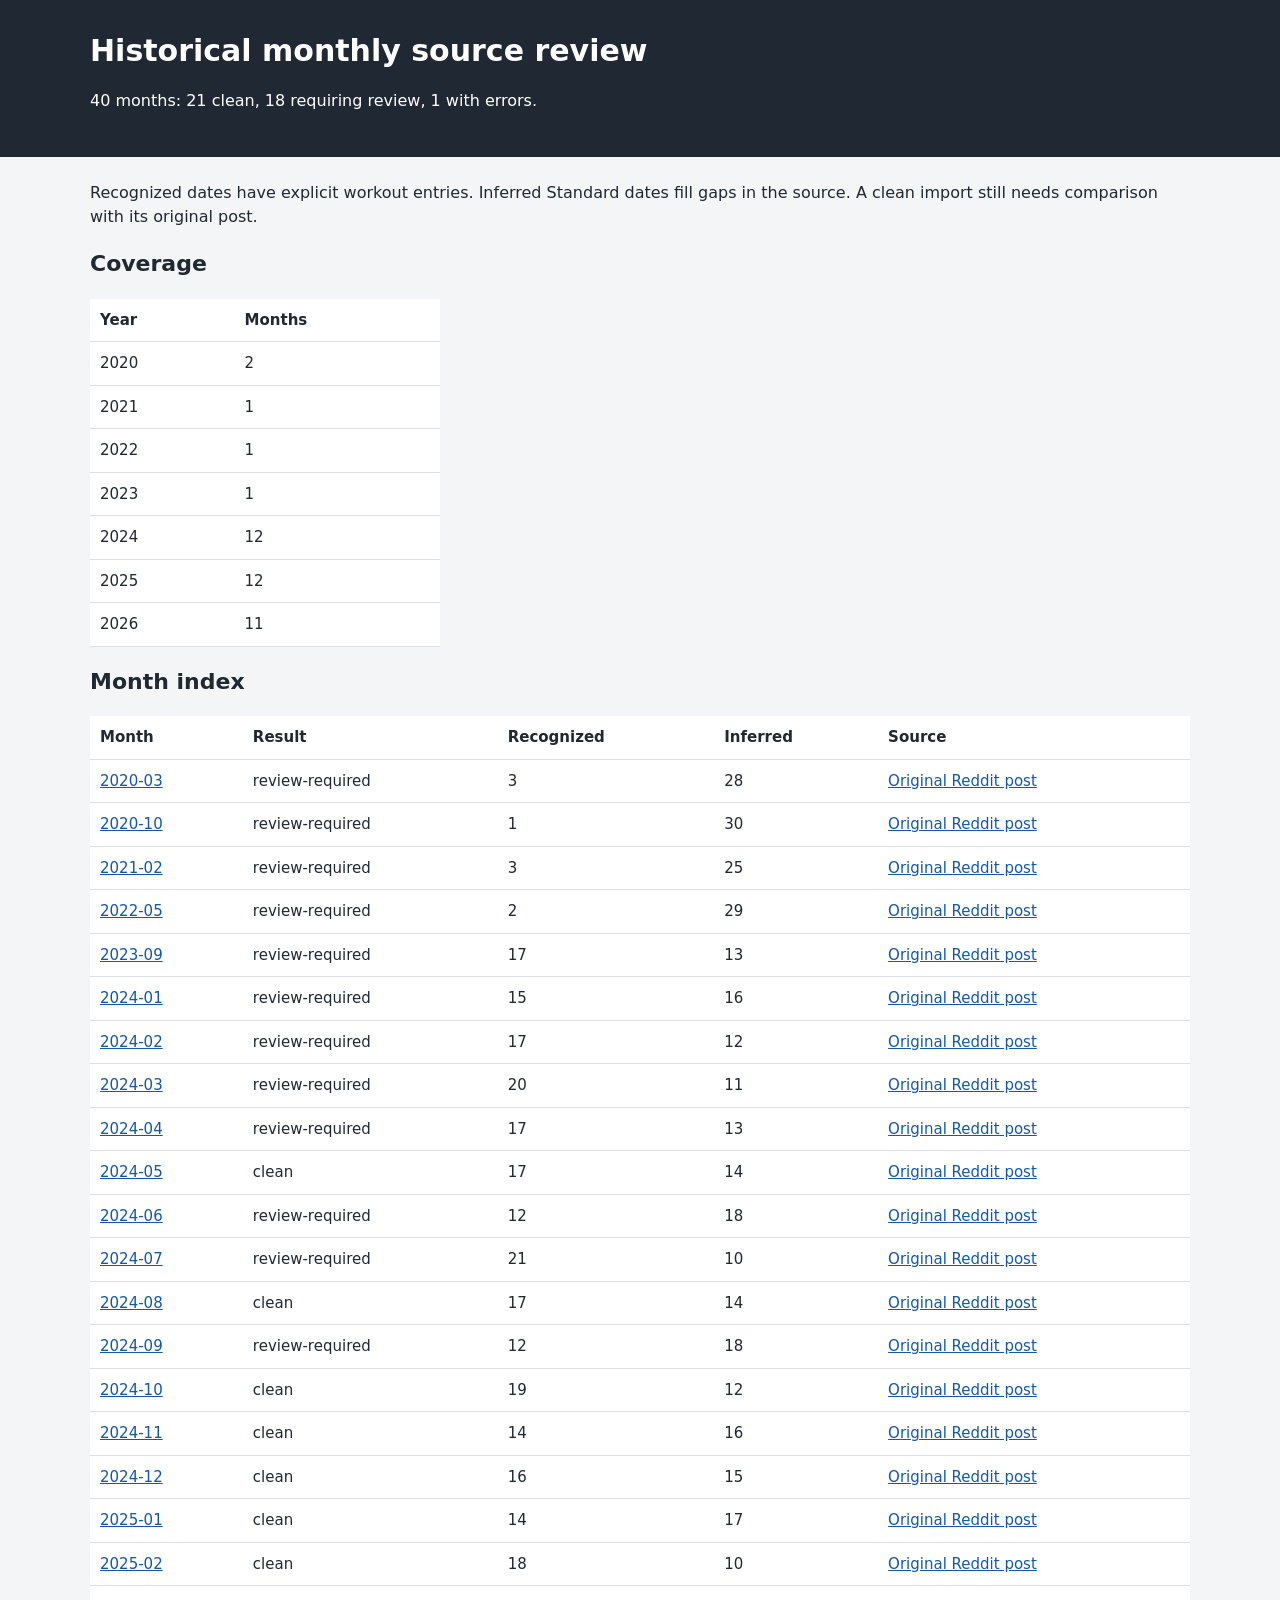
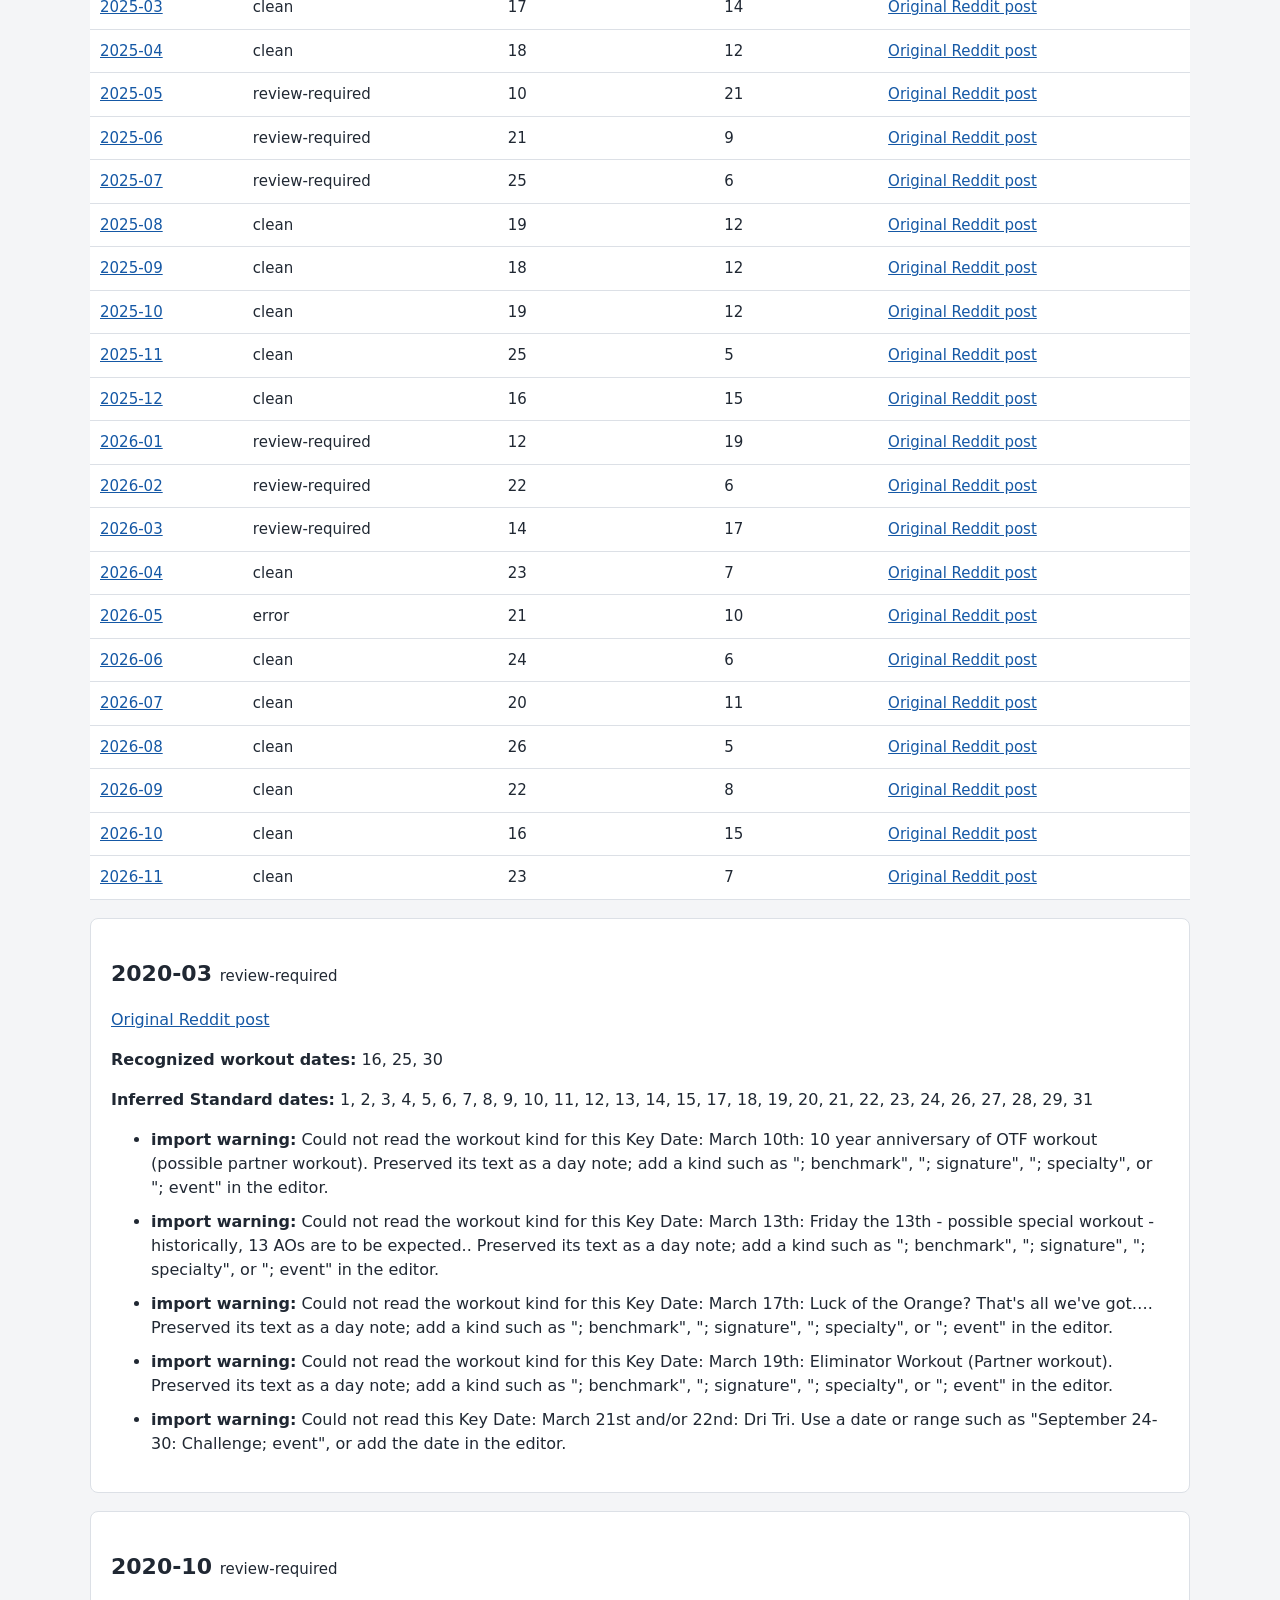
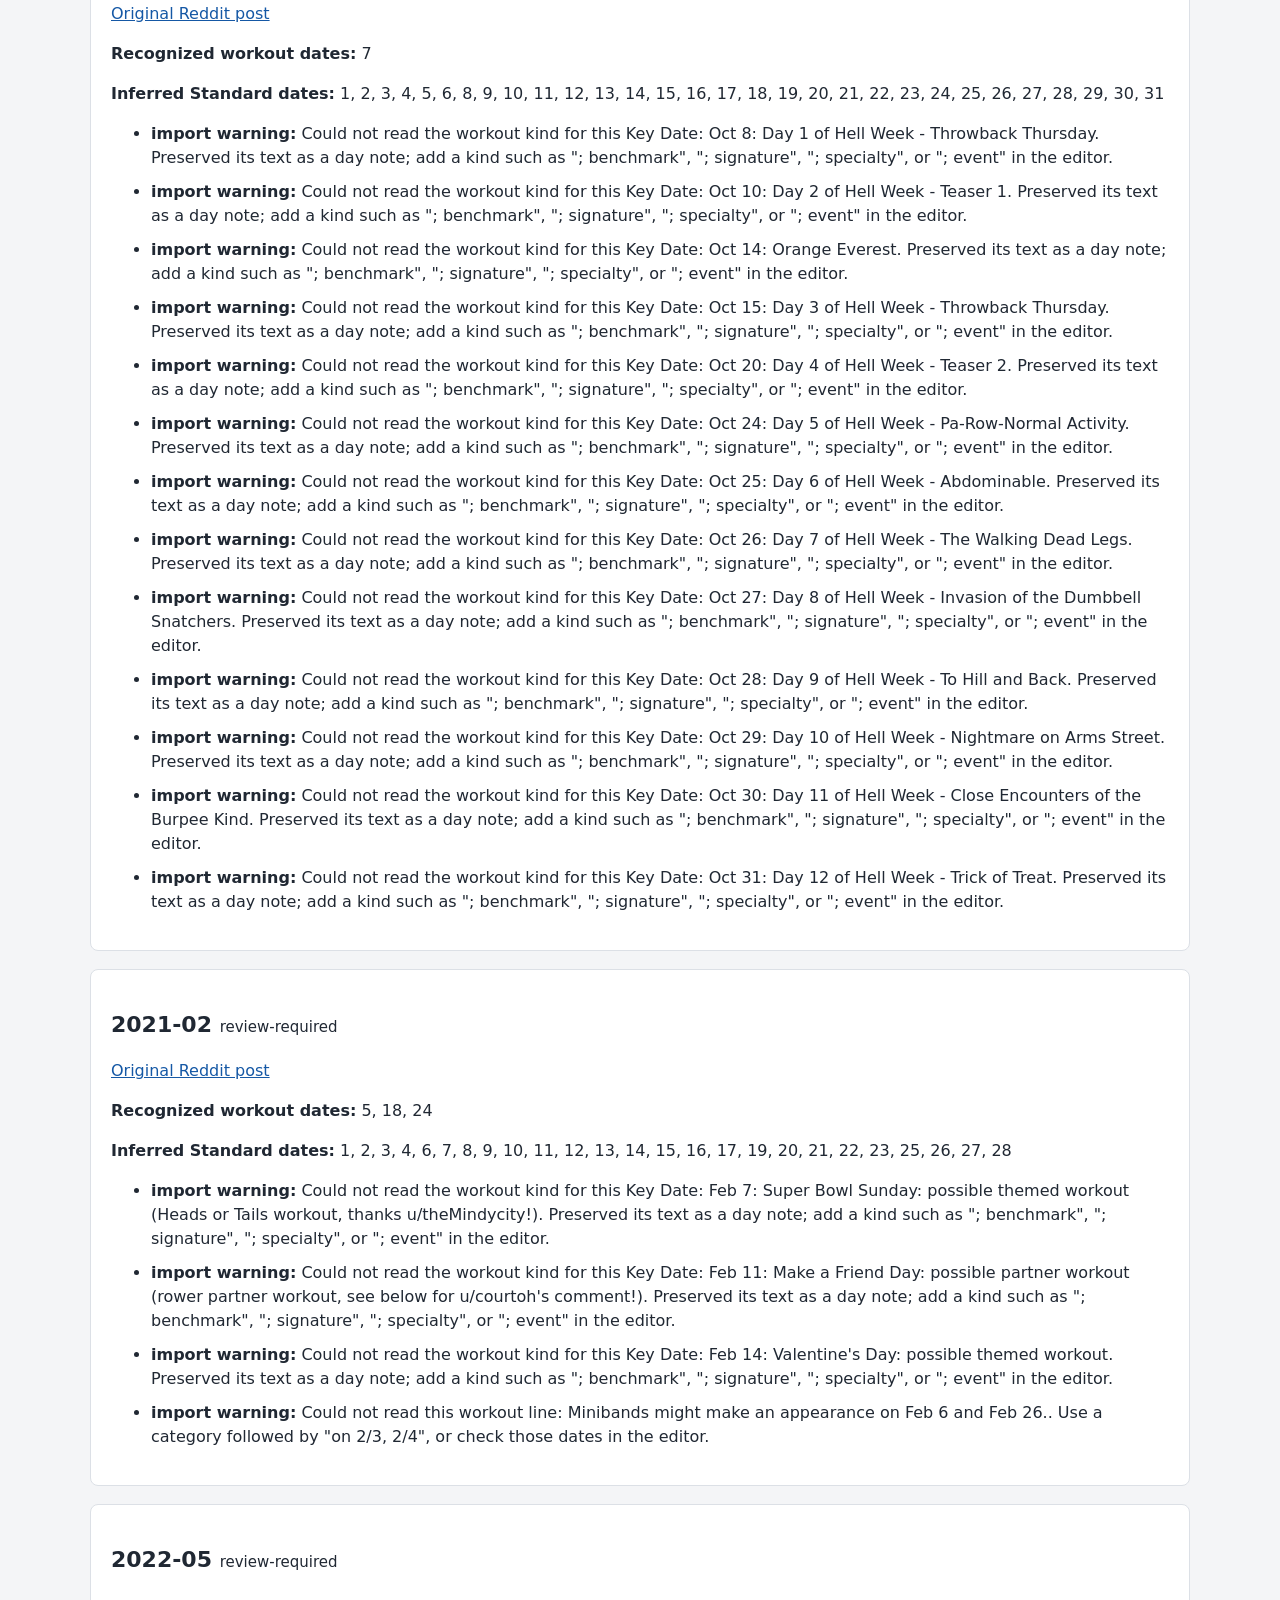
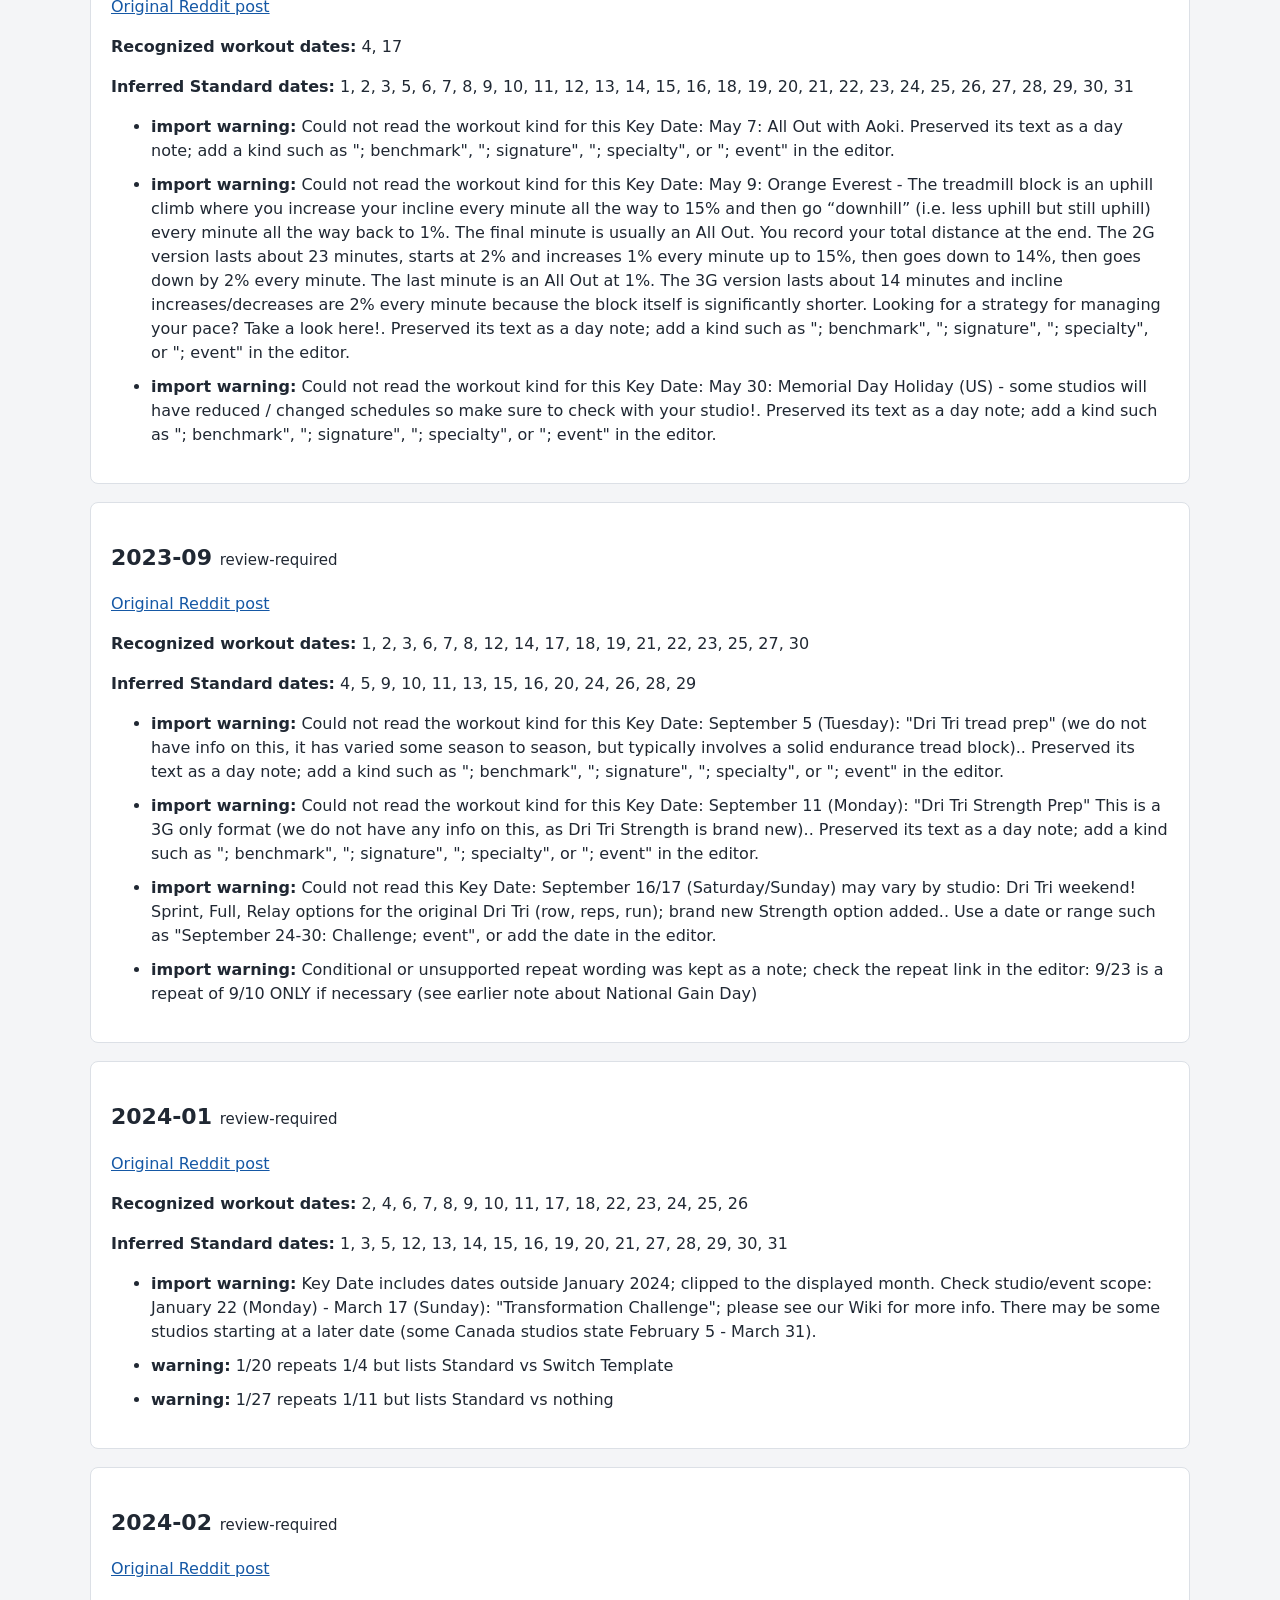
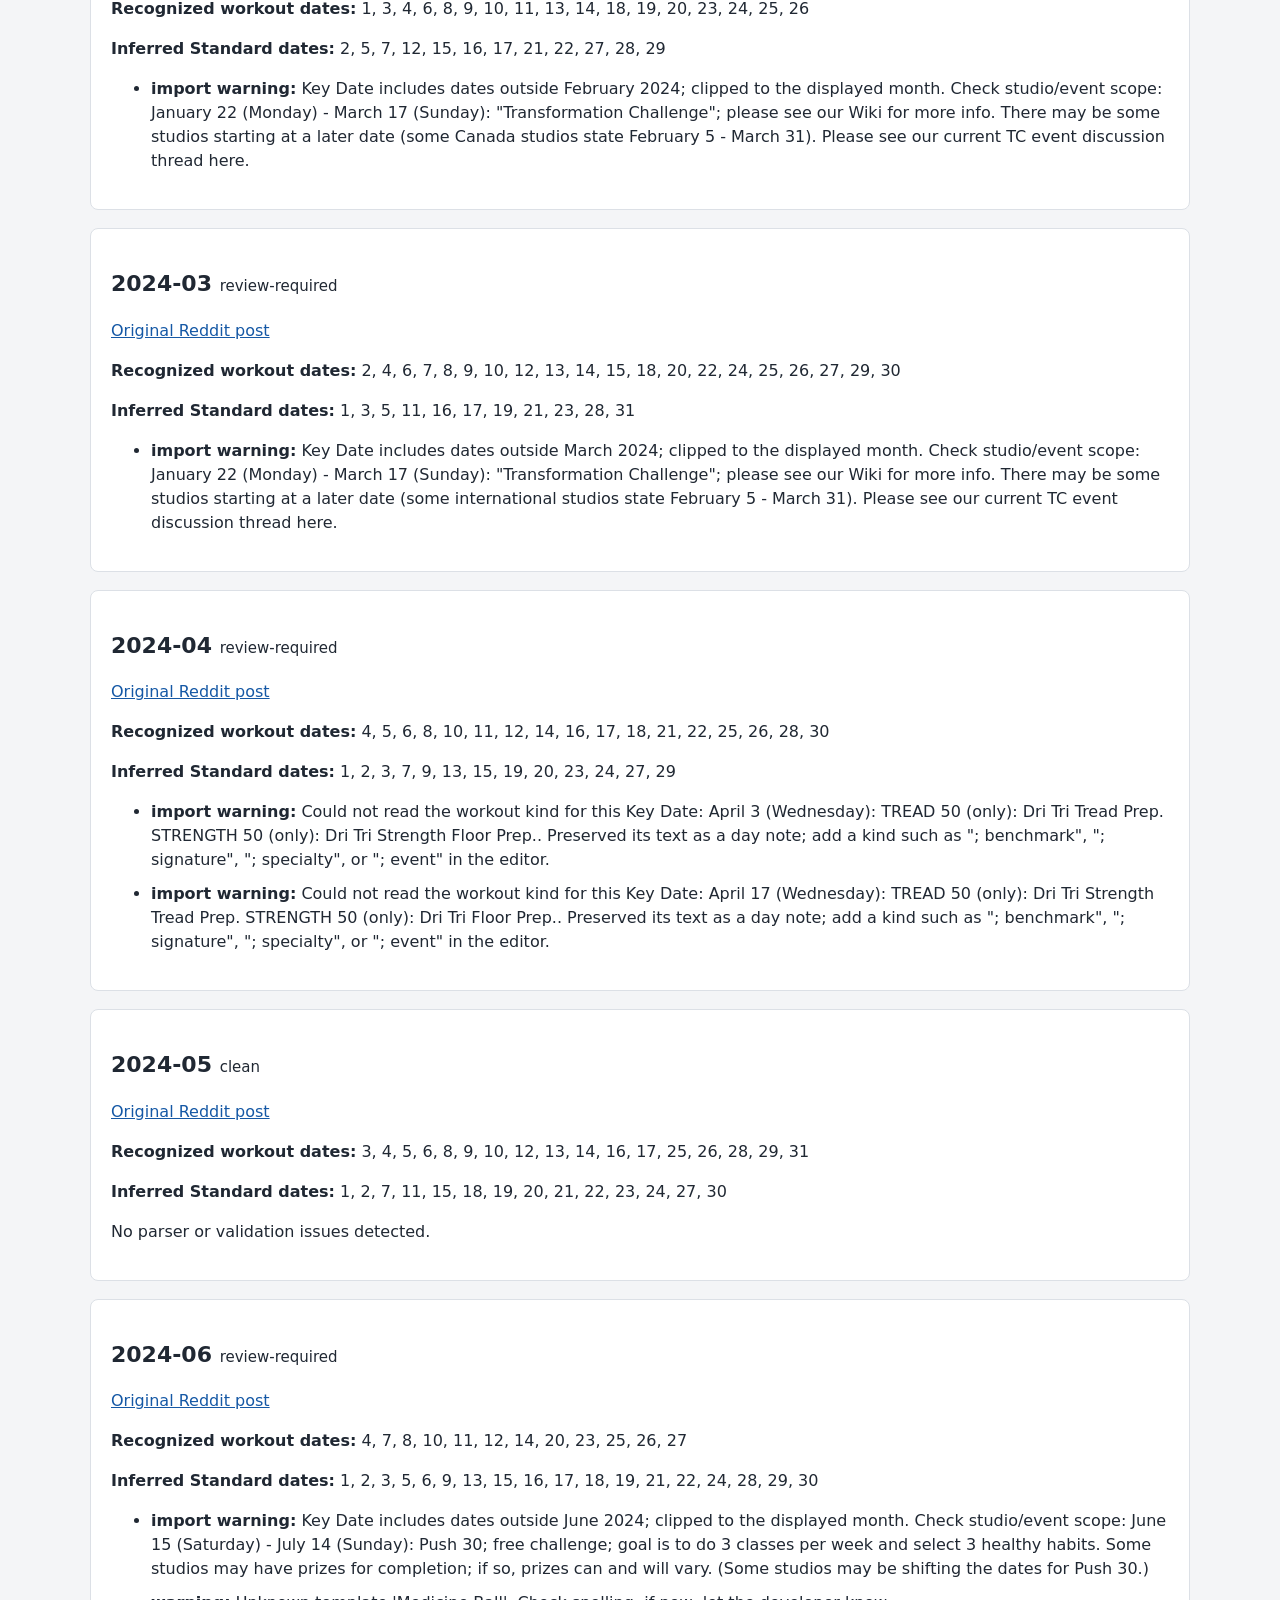
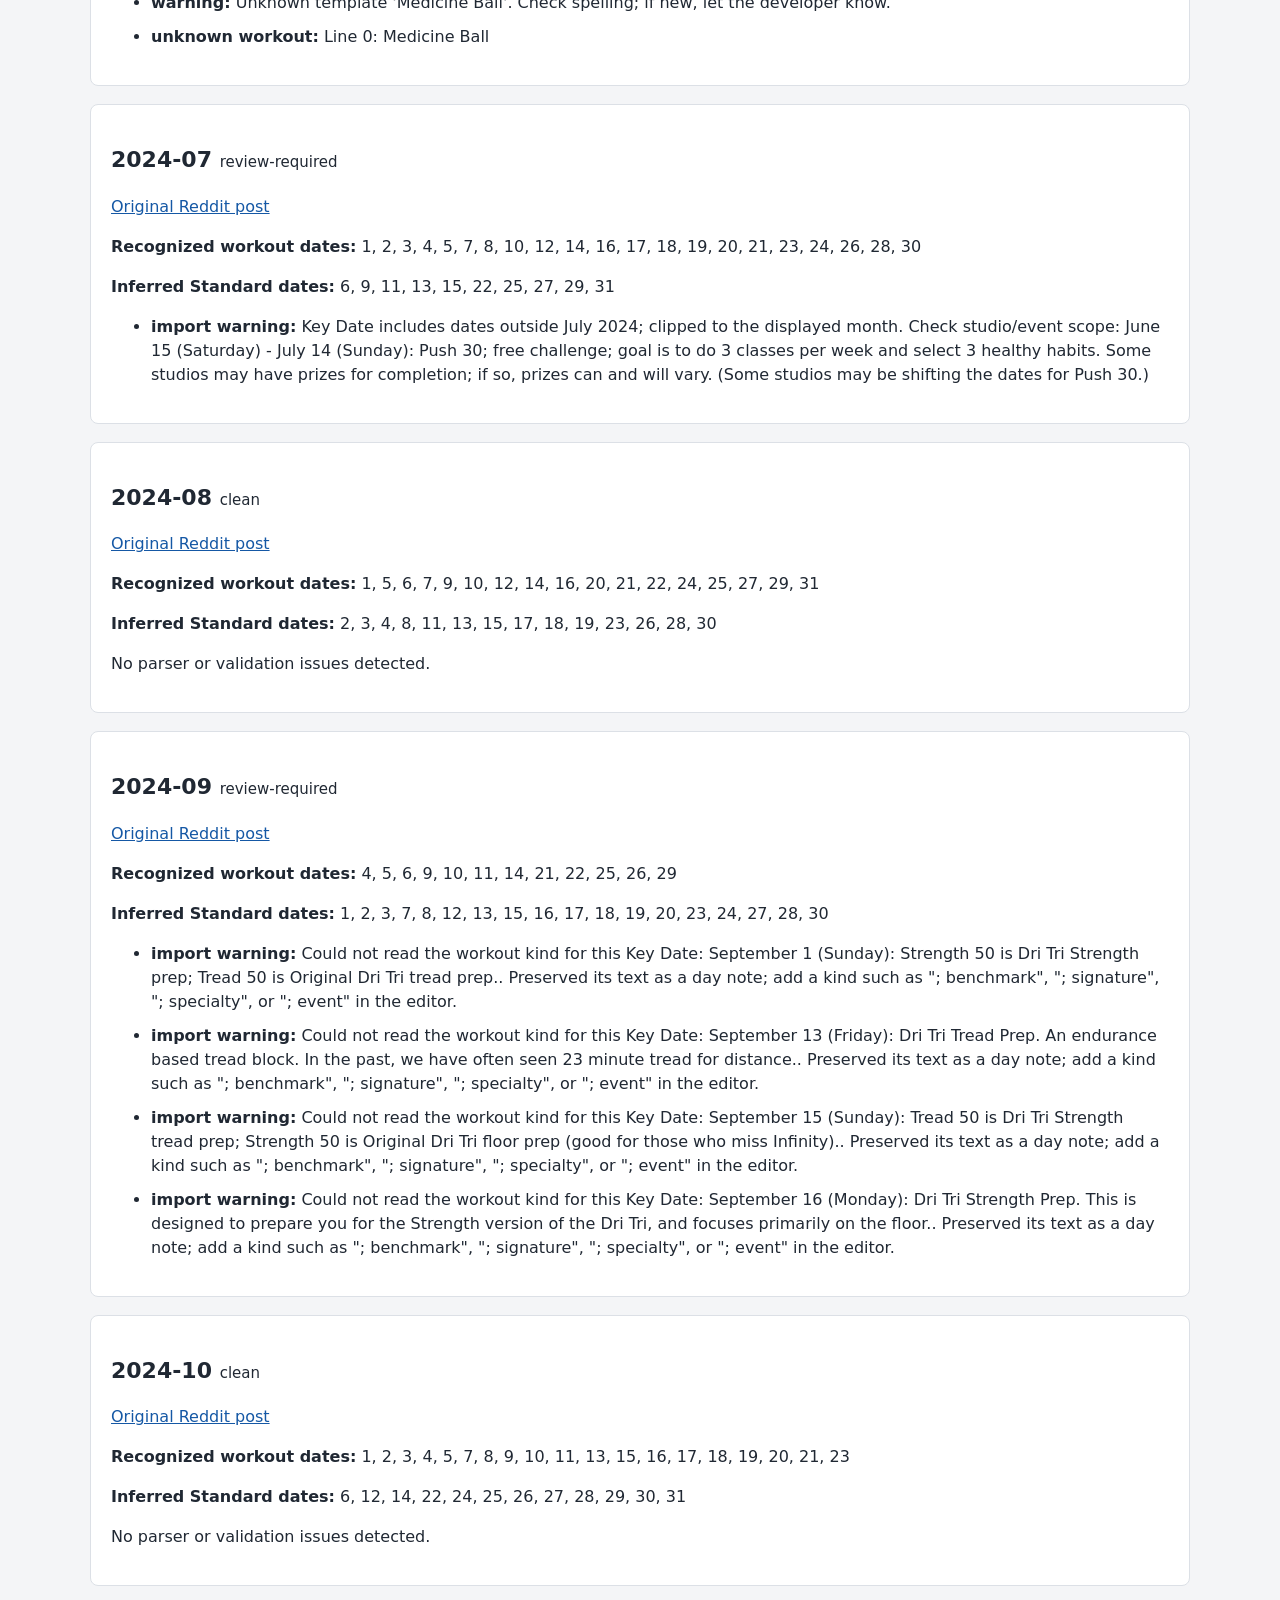
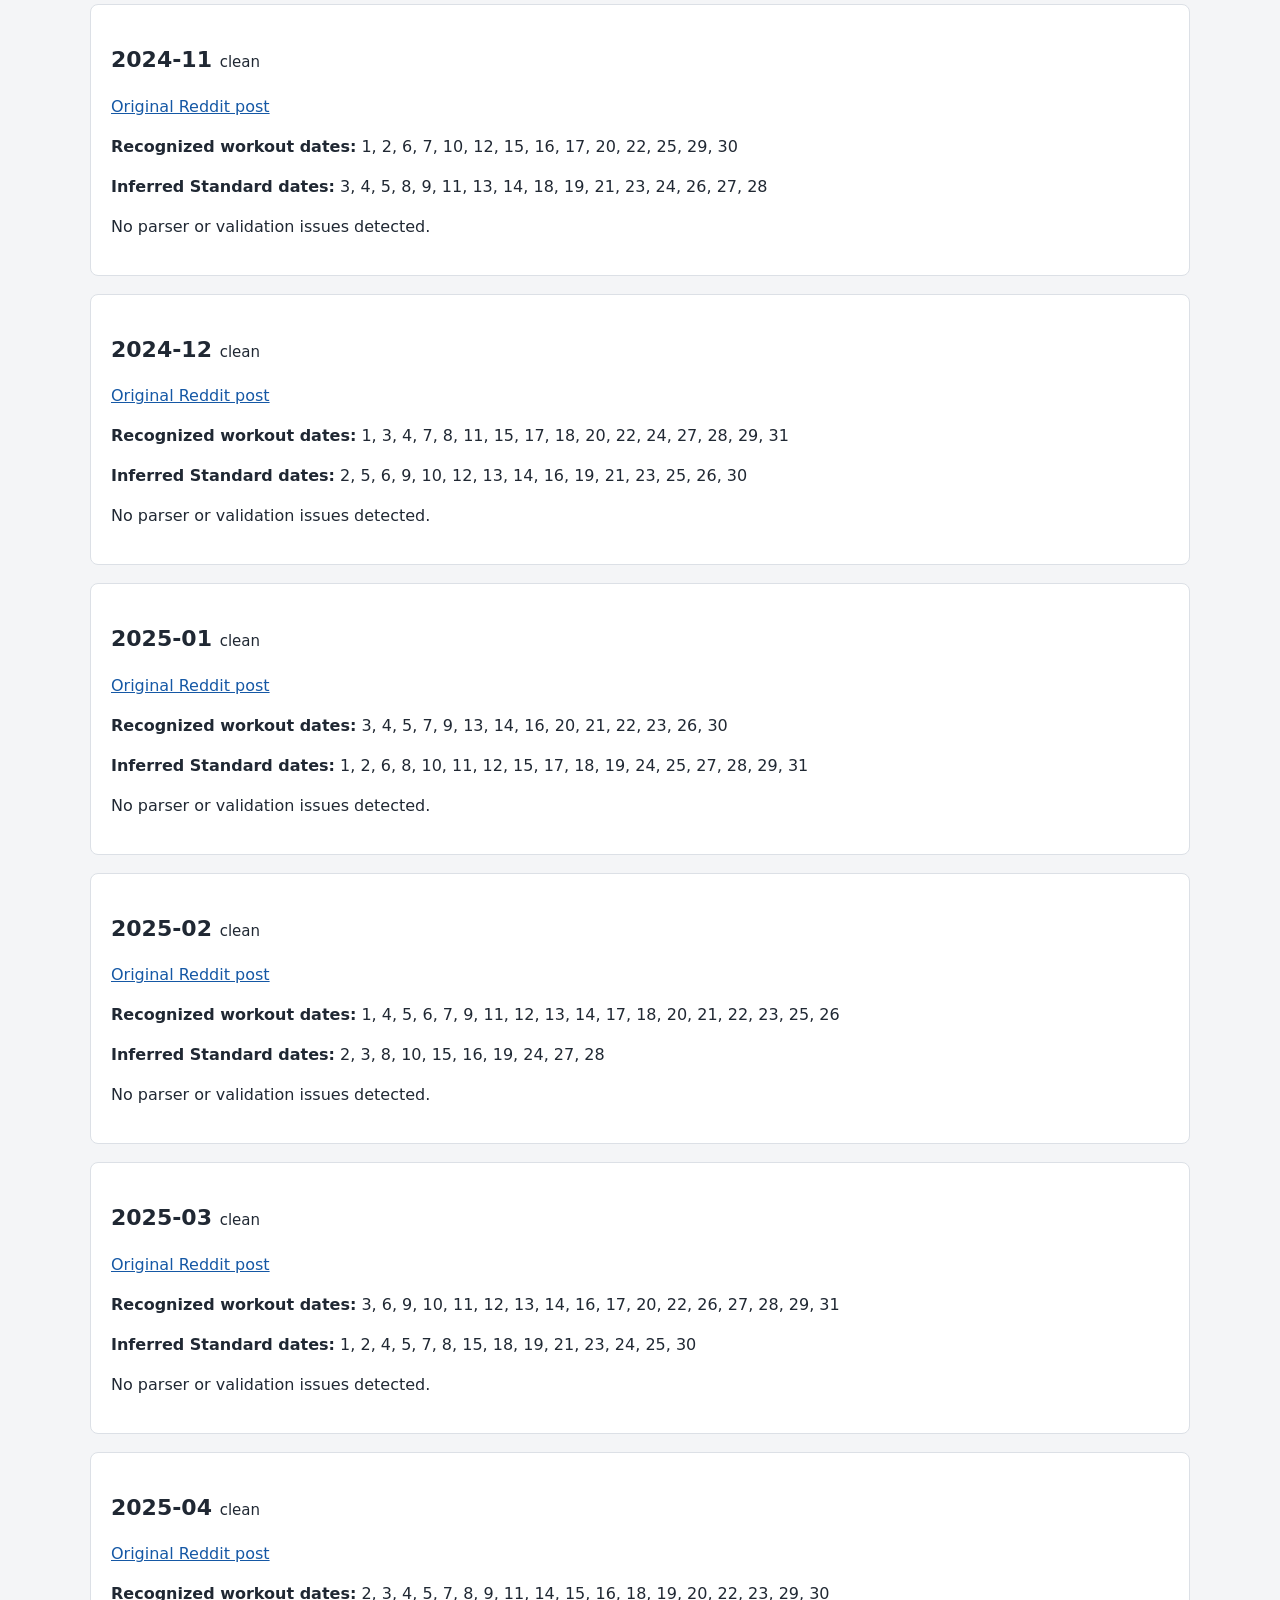
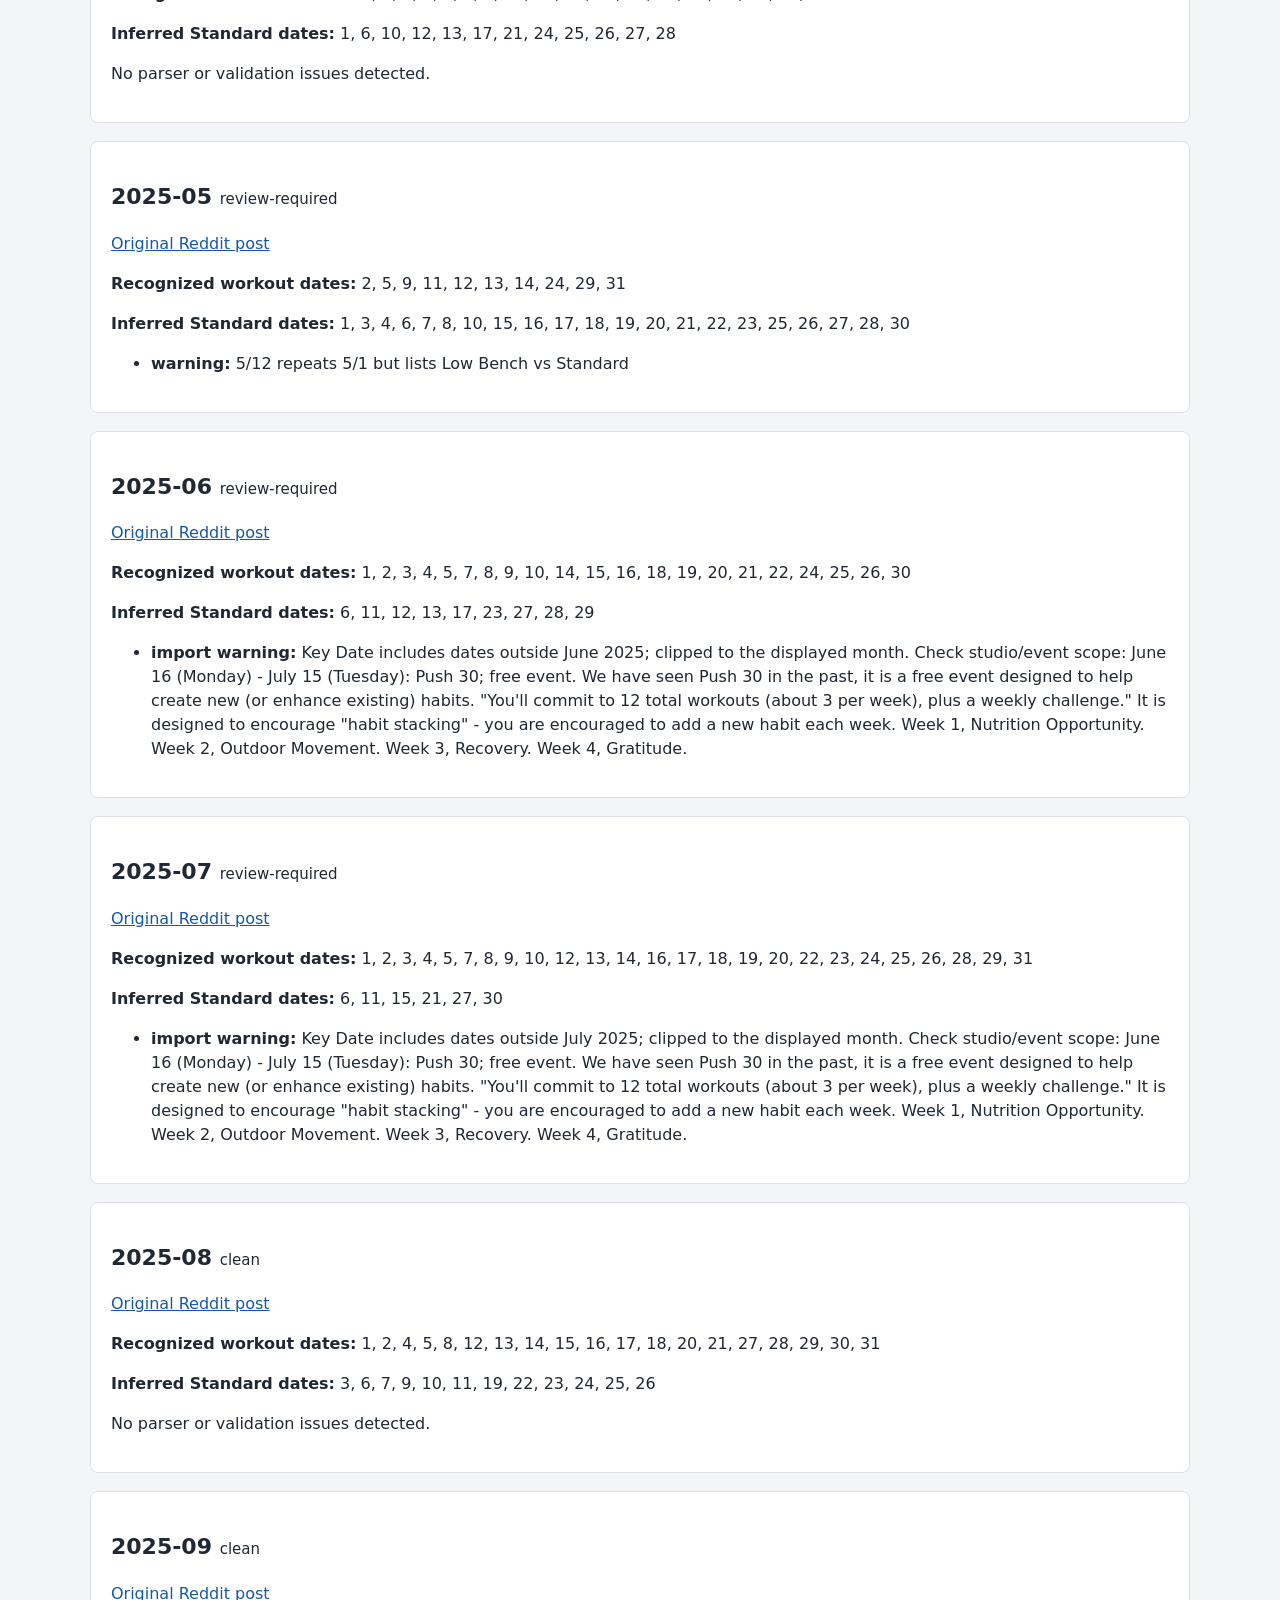
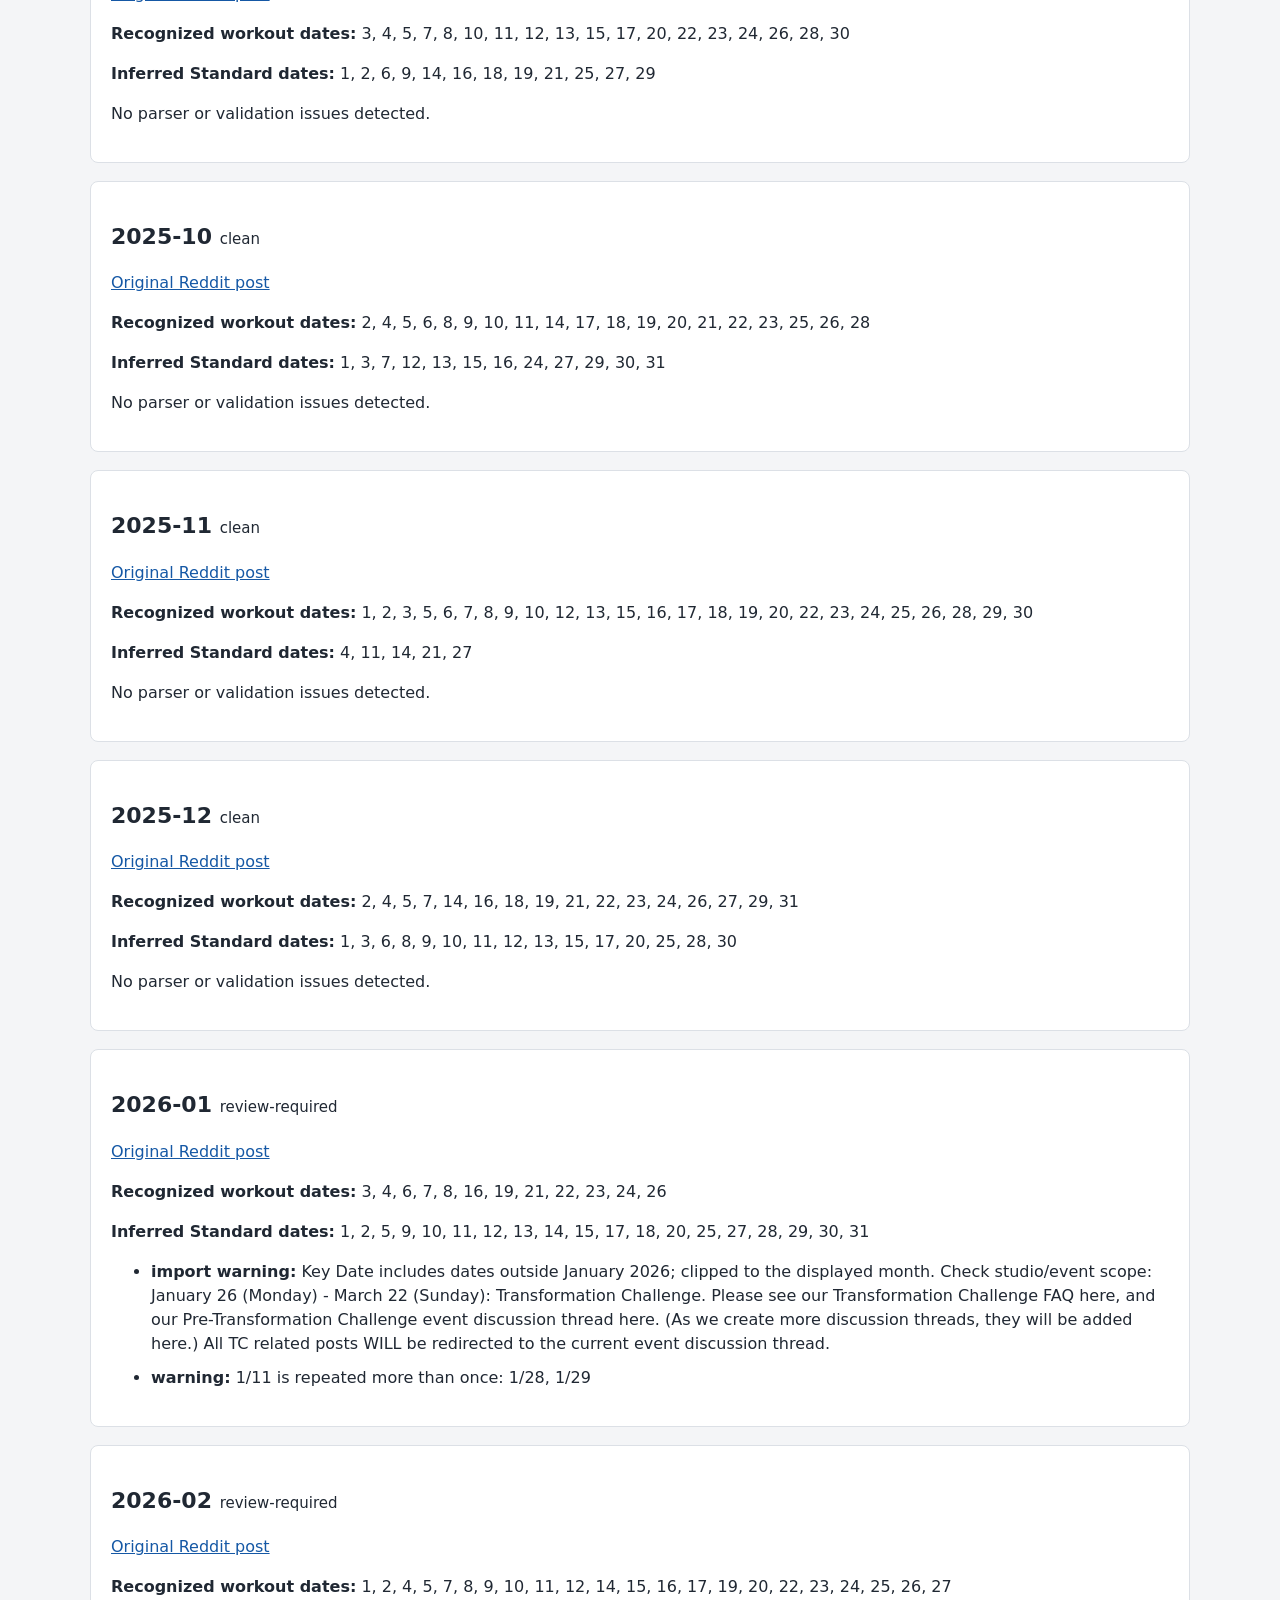
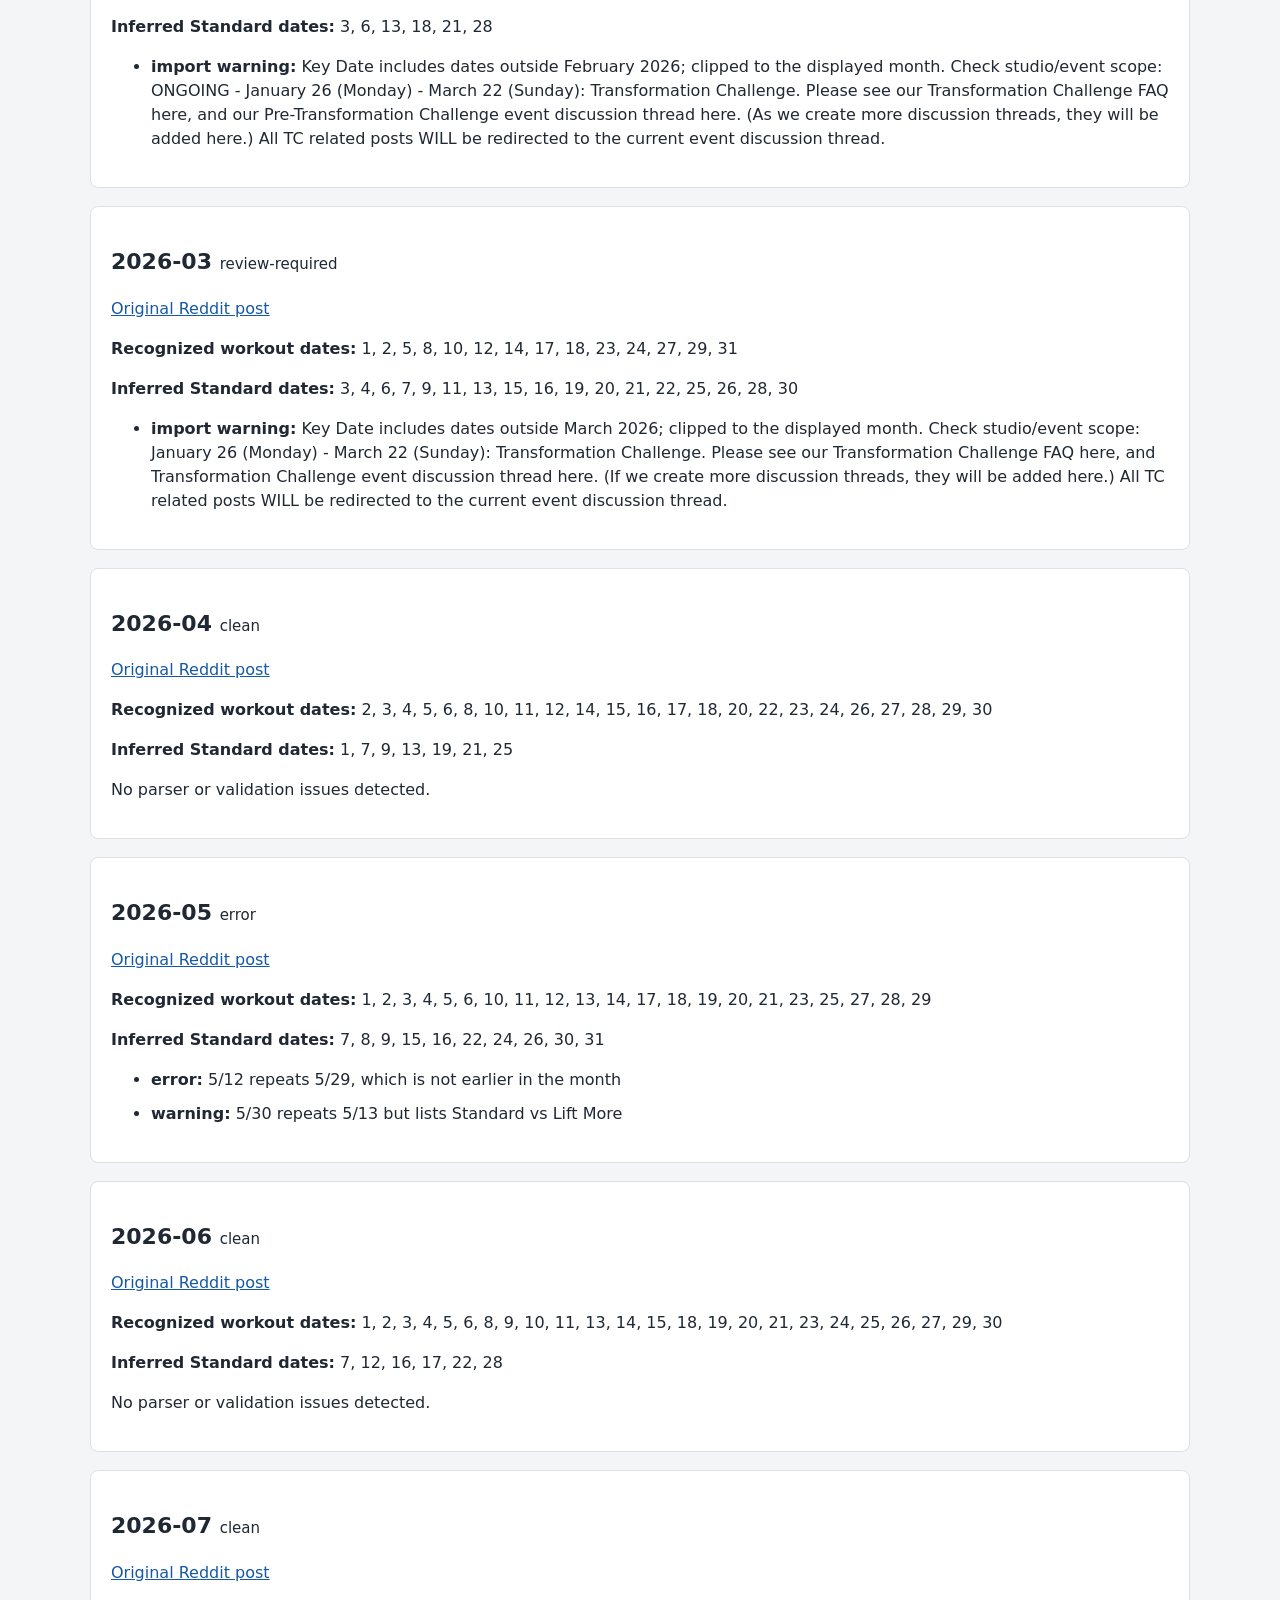
<file: out/historical-corpus.html>
<!doctype html><html lang="en"><head><meta charset="utf-8"><meta name="viewport" content="width=device-width, initial-scale=1"><title>Historical OTF source review</title><style>body{font:16px/1.5 system-ui,sans-serif;margin:0;color:#202833;background:#f4f5f7}header{background:#202833;color:white;padding:28px max(20px,calc((100% - 1100px)/2))}main{max-width:1100px;margin:24px auto;padding:0 20px}h1{margin:0;font-size:30px}h2{font-size:22px}h2 span{font-size:15px;font-weight:400}a{color:#1558a5}table{border-collapse:collapse;background:white;width:100%;font-size:15px}th,td{text-align:left;padding:10px;border-bottom:1px solid #dce0e6}.table-wrap{overflow:auto}section{background:white;padding:20px;margin:18px 0;border:1px solid #dce0e6;border-radius:8px;scroll-margin-top:12px}li{margin-bottom:10px;overflow-wrap:anywhere}.coverage{max-width:350px}</style></head><body><header><h1>Historical monthly source review</h1><p>40 months: 21 clean, 18 requiring review, 1 with errors.</p></header><main><p>Recognized dates have explicit workout entries. Inferred Standard dates fill gaps in the source. A clean import still needs comparison with its original post.</p><h2>Coverage</h2><table class="coverage"><thead><tr><th>Year</th><th>Months</th></tr></thead><tbody><tr><td>2020</td><td>2</td></tr><tr><td>2021</td><td>1</td></tr><tr><td>2022</td><td>1</td></tr><tr><td>2023</td><td>1</td></tr><tr><td>2024</td><td>12</td></tr><tr><td>2025</td><td>12</td></tr><tr><td>2026</td><td>11</td></tr></tbody></table><h2>Month index</h2><div class="table-wrap"><table><thead><tr><th>Month</th><th>Result</th><th>Recognized</th><th>Inferred</th><th>Source</th></tr></thead><tbody><tr><td><a href="#month-0">2020-03</a></td><td>review-required</td><td>3</td><td>28</td><td><a href="https://www.reddit.com/r/orangetheory/comments/fbfrrz/march_2020_monthly_post_new_users_start_here/" rel="noopener noreferrer">Original Reddit post</a></td></tr><tr><td><a href="#month-1">2020-10</a></td><td>review-required</td><td>1</td><td>30</td><td><a href="https://www.reddit.com/r/orangetheory/comments/j31828/october_2020_monthly_post/" rel="noopener noreferrer">Original Reddit post</a></td></tr><tr><td><a href="#month-2">2021-02</a></td><td>review-required</td><td>3</td><td>25</td><td><a href="https://www.reddit.com/r/orangetheory/comments/l9hhdn/february_2021_monthly_highlights/" rel="noopener noreferrer">Original Reddit post</a></td></tr><tr><td><a href="#month-3">2022-05</a></td><td>review-required</td><td>2</td><td>29</td><td><a href="https://www.reddit.com/r/orangetheory/comments/ufedem/may_2022_monthly_highlights/" rel="noopener noreferrer">Original Reddit post</a></td></tr><tr><td><a href="#month-4">2023-09</a></td><td>review-required</td><td>17</td><td>13</td><td><a href="https://www.reddit.com/r/orangetheory/comments/166uisd/september_2023_monthly_highlights/" rel="noopener noreferrer">Original Reddit post</a></td></tr><tr><td><a href="#month-5">2024-01</a></td><td>review-required</td><td>15</td><td>16</td><td><a href="https://www.reddit.com/r/orangetheory/comments/18vjtqo/welcome_to_the_january_2024_monthly_post/" rel="noopener noreferrer">Original Reddit post</a></td></tr><tr><td><a href="#month-6">2024-02</a></td><td>review-required</td><td>17</td><td>12</td><td><a href="https://www.reddit.com/r/orangetheory/comments/1afrd16/welcome_to_the_february_2024_monthly_post/" rel="noopener noreferrer">Original Reddit post</a></td></tr><tr><td><a href="#month-7">2024-03</a></td><td>review-required</td><td>20</td><td>11</td><td><a href="https://www.reddit.com/r/orangetheory/comments/1b379tr/welcome_to_the_march_2024_monthly_post/" rel="noopener noreferrer">Original Reddit post</a></td></tr><tr><td><a href="#month-8">2024-04</a></td><td>review-required</td><td>17</td><td>13</td><td><a href="https://www.reddit.com/r/orangetheory/comments/1bsi9ar/your_april_2024_monthly_post_is_here/" rel="noopener noreferrer">Original Reddit post</a></td></tr><tr><td><a href="#month-9">2024-05</a></td><td>clean</td><td>17</td><td>14</td><td><a href="https://www.reddit.com/r/orangetheory/comments/1ch1rta/may_2024_monthly_post/" rel="noopener noreferrer">Original Reddit post</a></td></tr><tr><td><a href="#month-10">2024-06</a></td><td>review-required</td><td>12</td><td>18</td><td><a href="https://www.reddit.com/r/orangetheory/comments/1d51dqc/its_your_june_2024_monthly_post/" rel="noopener noreferrer">Original Reddit post</a></td></tr><tr><td><a href="#month-11">2024-07</a></td><td>review-required</td><td>21</td><td>10</td><td><a href="https://www.reddit.com/r/orangetheory/comments/1dsxcem/july_2024_monthly_post/" rel="noopener noreferrer">Original Reddit post</a></td></tr><tr><td><a href="#month-12">2024-08</a></td><td>clean</td><td>17</td><td>14</td><td><a href="https://www.reddit.com/r/orangetheory/comments/1egzqxg/august_2024_monthly_post/" rel="noopener noreferrer">Original Reddit post</a></td></tr><tr><td><a href="#month-13">2024-09</a></td><td>review-required</td><td>12</td><td>18</td><td><a href="https://www.reddit.com/r/orangetheory/comments/1f6ds13/september_2024_monthly_post/" rel="noopener noreferrer">Original Reddit post</a></td></tr><tr><td><a href="#month-14">2024-10</a></td><td>clean</td><td>19</td><td>12</td><td><a href="https://www.reddit.com/r/orangetheory/comments/1fu47kx/october_2024_monthly_thread/" rel="noopener noreferrer">Original Reddit post</a></td></tr><tr><td><a href="#month-15">2024-11</a></td><td>clean</td><td>14</td><td>16</td><td><a href="https://www.reddit.com/r/orangetheory/comments/1ghb0oz/welcome_to_the_november_2024_monthly_thread/" rel="noopener noreferrer">Original Reddit post</a></td></tr><tr><td><a href="#month-16">2024-12</a></td><td>clean</td><td>16</td><td>15</td><td><a href="https://www.reddit.com/r/orangetheory/comments/1h5aopq/december_2024_monthly_thread/" rel="noopener noreferrer">Original Reddit post</a></td></tr><tr><td><a href="#month-17">2025-01</a></td><td>clean</td><td>14</td><td>17</td><td><a href="https://www.reddit.com/r/orangetheory/comments/1hquh6h/january_2025_monthly_thread/" rel="noopener noreferrer">Original Reddit post</a></td></tr><tr><td><a href="#month-18">2025-02</a></td><td>clean</td><td>18</td><td>10</td><td><a href="https://www.reddit.com/r/orangetheory/comments/1ifenjp/february_2025_monthly_thread/" rel="noopener noreferrer">Original Reddit post</a></td></tr><tr><td><a href="#month-19">2025-03</a></td><td>clean</td><td>17</td><td>14</td><td><a href="https://www.reddit.com/r/orangetheory/comments/1j1alg3/welcome_to_march_2025_monthly_thread/" rel="noopener noreferrer">Original Reddit post</a></td></tr><tr><td><a href="#month-20">2025-04</a></td><td>clean</td><td>18</td><td>12</td><td><a href="https://www.reddit.com/r/orangetheory/comments/1jorxvi/april_2025_monthly_thread/" rel="noopener noreferrer">Original Reddit post</a></td></tr><tr><td><a href="#month-21">2025-05</a></td><td>review-required</td><td>10</td><td>21</td><td><a href="https://www.reddit.com/r/orangetheory/comments/1kcf8ar/may_2025_monthly_thread/" rel="noopener noreferrer">Original Reddit post</a></td></tr><tr><td><a href="#month-22">2025-06</a></td><td>review-required</td><td>21</td><td>9</td><td><a href="https://www.reddit.com/r/orangetheory/comments/1l0r2ab/june_2025_monthly_post/" rel="noopener noreferrer">Original Reddit post</a></td></tr><tr><td><a href="#month-23">2025-07</a></td><td>review-required</td><td>25</td><td>6</td><td><a href="https://www.reddit.com/r/orangetheory/comments/1loo6wb/july_2025_monthly_post/" rel="noopener noreferrer">Original Reddit post</a></td></tr><tr><td><a href="#month-24">2025-08</a></td><td>clean</td><td>19</td><td>12</td><td><a href="https://www.reddit.com/r/orangetheory/comments/1mf2ae2/august_2025_monthly_post/" rel="noopener noreferrer">Original Reddit post</a></td></tr><tr><td><a href="#month-25">2025-09</a></td><td>clean</td><td>18</td><td>12</td><td><a href="https://www.reddit.com/r/orangetheory/comments/1n5bdct/september_2025_monthly_post/" rel="noopener noreferrer">Original Reddit post</a></td></tr><tr><td><a href="#month-26">2025-10</a></td><td>clean</td><td>19</td><td>12</td><td><a href="https://www.reddit.com/r/orangetheory/comments/1nuuoia/october_2025_monthly_thread/" rel="noopener noreferrer">Original Reddit post</a></td></tr><tr><td><a href="#month-27">2025-11</a></td><td>clean</td><td>25</td><td>5</td><td><a href="https://www.reddit.com/r/orangetheory/comments/1ol98sa/november_2025_monthly_post/" rel="noopener noreferrer">Original Reddit post</a></td></tr><tr><td><a href="#month-28">2025-12</a></td><td>clean</td><td>16</td><td>15</td><td><a href="https://www.reddit.com/r/orangetheory/comments/1pcg07x/december_2025_monthly_thread/" rel="noopener noreferrer">Original Reddit post</a></td></tr><tr><td><a href="#month-29">2026-01</a></td><td>review-required</td><td>12</td><td>19</td><td><a href="https://www.reddit.com/r/orangetheory/comments/1q1nbux/january_2026_monthly_thread/" rel="noopener noreferrer">Original Reddit post</a></td></tr><tr><td><a href="#month-30">2026-02</a></td><td>review-required</td><td>22</td><td>6</td><td><a href="https://www.reddit.com/r/orangetheory/comments/1qu28gs/february_2026_monthly_post/" rel="noopener noreferrer">Original Reddit post</a></td></tr><tr><td><a href="#month-31">2026-03</a></td><td>review-required</td><td>14</td><td>17</td><td><a href="https://www.reddit.com/r/orangetheory/comments/1rhksv1/march_2026_monthly_post/" rel="noopener noreferrer">Original Reddit post</a></td></tr><tr><td><a href="#month-32">2026-04</a></td><td>clean</td><td>23</td><td>7</td><td><a href="https://www.reddit.com/r/orangetheory/comments/1sa3bbz/april_2026_monthly_post/" rel="noopener noreferrer">Original Reddit post</a></td></tr><tr><td><a href="#month-33">2026-05</a></td><td>error</td><td>21</td><td>10</td><td><a href="https://www.reddit.com/r/orangetheory/comments/1t1ugsn/may_2026_monthly_post/" rel="noopener noreferrer">Original Reddit post</a></td></tr><tr><td><a href="#month-34">2026-06</a></td><td>clean</td><td>24</td><td>6</td><td><a href="https://www.reddit.com/r/orangetheory/comments/1tt9qmq/june_2026_monthly_post/" rel="noopener noreferrer">Original Reddit post</a></td></tr><tr><td><a href="#month-35">2026-07</a></td><td>clean</td><td>20</td><td>11</td><td><a href="https://www.reddit.com/r/orangetheory/comments/1umddr2/july_2026_monthly_post/" rel="noopener noreferrer">Original Reddit post</a></td></tr><tr><td><a href="#month-36">2026-08</a></td><td>clean</td><td>26</td><td>5</td><td><a href="https://www.reddit.com/r/orangetheory/comments/1vc689p/the_august_2026_monthly_post_is_here/" rel="noopener noreferrer">Original Reddit post</a></td></tr><tr><td><a href="#month-37">2026-09</a></td><td>clean</td><td>22</td><td>8</td><td><a href="https://www.reddit.com/r/orangetheory/comments/1w4q8a6/september_2026_monthly_post/" rel="noopener noreferrer">Original Reddit post</a></td></tr><tr><td><a href="#month-38">2026-10</a></td><td>clean</td><td>16</td><td>15</td><td><a href="https://www.reddit.com/r/orangetheory/comments/1wxqqyh/october_2026_monthly_thread/" rel="noopener noreferrer">Original Reddit post</a></td></tr><tr><td><a href="#month-39">2026-11</a></td><td>clean</td><td>23</td><td>7</td><td><a href="https://www.reddit.com/r/orangetheory/comments/1xqghtv/november_2026_monthly_post/" rel="noopener noreferrer">Original Reddit post</a></td></tr></tbody></table></div><section id="month-0"><h2>2020-03 <span>review-required</span></h2><p><a href="https://www.reddit.com/r/orangetheory/comments/fbfrrz/march_2020_monthly_post_new_users_start_here/" rel="noopener noreferrer">Original Reddit post</a></p><p><strong>Recognized workout dates:</strong> 16, 25, 30</p><p><strong>Inferred Standard dates:</strong> 1, 2, 3, 4, 5, 6, 7, 8, 9, 10, 11, 12, 13, 14, 15, 17, 18, 19, 20, 21, 22, 23, 24, 26, 27, 28, 29, 31</p><ul><li><strong>import warning:</strong> Could not read the workout kind for this Key Date: March 10th: 10 year anniversary of OTF workout (possible partner workout). Preserved its text as a day note; add a kind such as &quot;; benchmark&quot;, &quot;; signature&quot;, &quot;; specialty&quot;, or &quot;; event&quot; in the editor.</li><li><strong>import warning:</strong> Could not read the workout kind for this Key Date: March 13th: Friday the 13th - possible special workout - historically, 13 AOs are to be expected.. Preserved its text as a day note; add a kind such as &quot;; benchmark&quot;, &quot;; signature&quot;, &quot;; specialty&quot;, or &quot;; event&quot; in the editor.</li><li><strong>import warning:</strong> Could not read the workout kind for this Key Date: March 17th: Luck of the Orange? That&#x27;s all we&#x27;ve got…. Preserved its text as a day note; add a kind such as &quot;; benchmark&quot;, &quot;; signature&quot;, &quot;; specialty&quot;, or &quot;; event&quot; in the editor.</li><li><strong>import warning:</strong> Could not read the workout kind for this Key Date: March 19th: Eliminator Workout (Partner workout). Preserved its text as a day note; add a kind such as &quot;; benchmark&quot;, &quot;; signature&quot;, &quot;; specialty&quot;, or &quot;; event&quot; in the editor.</li><li><strong>import warning:</strong> Could not read this Key Date: March 21st and/or 22nd: Dri Tri. Use a date or range such as &quot;September 24-30: Challenge; event&quot;, or add the date in the editor.</li></ul></section><section id="month-1"><h2>2020-10 <span>review-required</span></h2><p><a href="https://www.reddit.com/r/orangetheory/comments/j31828/october_2020_monthly_post/" rel="noopener noreferrer">Original Reddit post</a></p><p><strong>Recognized workout dates:</strong> 7</p><p><strong>Inferred Standard dates:</strong> 1, 2, 3, 4, 5, 6, 8, 9, 10, 11, 12, 13, 14, 15, 16, 17, 18, 19, 20, 21, 22, 23, 24, 25, 26, 27, 28, 29, 30, 31</p><ul><li><strong>import warning:</strong> Could not read the workout kind for this Key Date: Oct 8: Day 1 of Hell Week - Throwback Thursday. Preserved its text as a day note; add a kind such as &quot;; benchmark&quot;, &quot;; signature&quot;, &quot;; specialty&quot;, or &quot;; event&quot; in the editor.</li><li><strong>import warning:</strong> Could not read the workout kind for this Key Date: Oct 10: Day 2 of Hell Week - Teaser 1. Preserved its text as a day note; add a kind such as &quot;; benchmark&quot;, &quot;; signature&quot;, &quot;; specialty&quot;, or &quot;; event&quot; in the editor.</li><li><strong>import warning:</strong> Could not read the workout kind for this Key Date: Oct 14: Orange Everest. Preserved its text as a day note; add a kind such as &quot;; benchmark&quot;, &quot;; signature&quot;, &quot;; specialty&quot;, or &quot;; event&quot; in the editor.</li><li><strong>import warning:</strong> Could not read the workout kind for this Key Date: Oct 15: Day 3 of Hell Week - Throwback Thursday. Preserved its text as a day note; add a kind such as &quot;; benchmark&quot;, &quot;; signature&quot;, &quot;; specialty&quot;, or &quot;; event&quot; in the editor.</li><li><strong>import warning:</strong> Could not read the workout kind for this Key Date: Oct 20: Day 4 of Hell Week - Teaser 2. Preserved its text as a day note; add a kind such as &quot;; benchmark&quot;, &quot;; signature&quot;, &quot;; specialty&quot;, or &quot;; event&quot; in the editor.</li><li><strong>import warning:</strong> Could not read the workout kind for this Key Date: Oct 24: Day 5 of Hell Week - Pa-Row-Normal Activity. Preserved its text as a day note; add a kind such as &quot;; benchmark&quot;, &quot;; signature&quot;, &quot;; specialty&quot;, or &quot;; event&quot; in the editor.</li><li><strong>import warning:</strong> Could not read the workout kind for this Key Date: Oct 25: Day 6 of Hell Week - Abdominable. Preserved its text as a day note; add a kind such as &quot;; benchmark&quot;, &quot;; signature&quot;, &quot;; specialty&quot;, or &quot;; event&quot; in the editor.</li><li><strong>import warning:</strong> Could not read the workout kind for this Key Date: Oct 26: Day 7 of Hell Week - The Walking Dead Legs. Preserved its text as a day note; add a kind such as &quot;; benchmark&quot;, &quot;; signature&quot;, &quot;; specialty&quot;, or &quot;; event&quot; in the editor.</li><li><strong>import warning:</strong> Could not read the workout kind for this Key Date: Oct 27: Day 8 of Hell Week - Invasion of the Dumbbell Snatchers. Preserved its text as a day note; add a kind such as &quot;; benchmark&quot;, &quot;; signature&quot;, &quot;; specialty&quot;, or &quot;; event&quot; in the editor.</li><li><strong>import warning:</strong> Could not read the workout kind for this Key Date: Oct 28: Day 9 of Hell Week - To Hill and Back. Preserved its text as a day note; add a kind such as &quot;; benchmark&quot;, &quot;; signature&quot;, &quot;; specialty&quot;, or &quot;; event&quot; in the editor.</li><li><strong>import warning:</strong> Could not read the workout kind for this Key Date: Oct 29: Day 10 of Hell Week - Nightmare on Arms Street. Preserved its text as a day note; add a kind such as &quot;; benchmark&quot;, &quot;; signature&quot;, &quot;; specialty&quot;, or &quot;; event&quot; in the editor.</li><li><strong>import warning:</strong> Could not read the workout kind for this Key Date: Oct 30: Day 11 of Hell Week - Close Encounters of the Burpee Kind. Preserved its text as a day note; add a kind such as &quot;; benchmark&quot;, &quot;; signature&quot;, &quot;; specialty&quot;, or &quot;; event&quot; in the editor.</li><li><strong>import warning:</strong> Could not read the workout kind for this Key Date: Oct 31: Day 12 of Hell Week - Trick of Treat. Preserved its text as a day note; add a kind such as &quot;; benchmark&quot;, &quot;; signature&quot;, &quot;; specialty&quot;, or &quot;; event&quot; in the editor.</li></ul></section><section id="month-2"><h2>2021-02 <span>review-required</span></h2><p><a href="https://www.reddit.com/r/orangetheory/comments/l9hhdn/february_2021_monthly_highlights/" rel="noopener noreferrer">Original Reddit post</a></p><p><strong>Recognized workout dates:</strong> 5, 18, 24</p><p><strong>Inferred Standard dates:</strong> 1, 2, 3, 4, 6, 7, 8, 9, 10, 11, 12, 13, 14, 15, 16, 17, 19, 20, 21, 22, 23, 25, 26, 27, 28</p><ul><li><strong>import warning:</strong> Could not read the workout kind for this Key Date: Feb 7: Super Bowl Sunday: possible themed workout (Heads or Tails workout, thanks u/theMindycity!). Preserved its text as a day note; add a kind such as &quot;; benchmark&quot;, &quot;; signature&quot;, &quot;; specialty&quot;, or &quot;; event&quot; in the editor.</li><li><strong>import warning:</strong> Could not read the workout kind for this Key Date: Feb 11: Make a Friend Day: possible partner workout (rower partner workout, see below for u/courtoh&#x27;s comment!). Preserved its text as a day note; add a kind such as &quot;; benchmark&quot;, &quot;; signature&quot;, &quot;; specialty&quot;, or &quot;; event&quot; in the editor.</li><li><strong>import warning:</strong> Could not read the workout kind for this Key Date: Feb 14: Valentine&#x27;s Day: possible themed workout. Preserved its text as a day note; add a kind such as &quot;; benchmark&quot;, &quot;; signature&quot;, &quot;; specialty&quot;, or &quot;; event&quot; in the editor.</li><li><strong>import warning:</strong> Could not read this workout line: Minibands might make an appearance on Feb 6 and Feb 26.. Use a category followed by &quot;on 2/3, 2/4&quot;, or check those dates in the editor.</li></ul></section><section id="month-3"><h2>2022-05 <span>review-required</span></h2><p><a href="https://www.reddit.com/r/orangetheory/comments/ufedem/may_2022_monthly_highlights/" rel="noopener noreferrer">Original Reddit post</a></p><p><strong>Recognized workout dates:</strong> 4, 17</p><p><strong>Inferred Standard dates:</strong> 1, 2, 3, 5, 6, 7, 8, 9, 10, 11, 12, 13, 14, 15, 16, 18, 19, 20, 21, 22, 23, 24, 25, 26, 27, 28, 29, 30, 31</p><ul><li><strong>import warning:</strong> Could not read the workout kind for this Key Date: May 7: All Out with Aoki. Preserved its text as a day note; add a kind such as &quot;; benchmark&quot;, &quot;; signature&quot;, &quot;; specialty&quot;, or &quot;; event&quot; in the editor.</li><li><strong>import warning:</strong> Could not read the workout kind for this Key Date: May 9: Orange Everest - The treadmill block is an uphill climb where you increase your incline every minute all the way to 15% and then go “downhill” (i.e. less uphill but still uphill) every minute all the way back to 1%. The final minute is usually an All Out. You record your total distance at the end. The 2G version lasts about 23 minutes, starts at 2% and increases 1% every minute up to 15%, then goes down to 14%, then goes down by 2% every minute. The last minute is an All Out at 1%. The 3G version lasts about 14 minutes and incline increases/decreases are 2% every minute because the block itself is significantly shorter. Looking for a strategy for managing your pace? Take a look here!. Preserved its text as a day note; add a kind such as &quot;; benchmark&quot;, &quot;; signature&quot;, &quot;; specialty&quot;, or &quot;; event&quot; in the editor.</li><li><strong>import warning:</strong> Could not read the workout kind for this Key Date: May 30: Memorial Day Holiday (US) - some studios will have reduced / changed schedules so make sure to check with your studio!. Preserved its text as a day note; add a kind such as &quot;; benchmark&quot;, &quot;; signature&quot;, &quot;; specialty&quot;, or &quot;; event&quot; in the editor.</li></ul></section><section id="month-4"><h2>2023-09 <span>review-required</span></h2><p><a href="https://www.reddit.com/r/orangetheory/comments/166uisd/september_2023_monthly_highlights/" rel="noopener noreferrer">Original Reddit post</a></p><p><strong>Recognized workout dates:</strong> 1, 2, 3, 6, 7, 8, 12, 14, 17, 18, 19, 21, 22, 23, 25, 27, 30</p><p><strong>Inferred Standard dates:</strong> 4, 5, 9, 10, 11, 13, 15, 16, 20, 24, 26, 28, 29</p><ul><li><strong>import warning:</strong> Could not read the workout kind for this Key Date: September 5 (Tuesday): &quot;Dri Tri tread prep&quot; (we do not have info on this, it has varied some season to season, but typically involves a solid endurance tread block).. Preserved its text as a day note; add a kind such as &quot;; benchmark&quot;, &quot;; signature&quot;, &quot;; specialty&quot;, or &quot;; event&quot; in the editor.</li><li><strong>import warning:</strong> Could not read the workout kind for this Key Date: September 11 (Monday): &quot;Dri Tri Strength Prep&quot; This is a 3G only format (we do not have any info on this, as Dri Tri Strength is brand new).. Preserved its text as a day note; add a kind such as &quot;; benchmark&quot;, &quot;; signature&quot;, &quot;; specialty&quot;, or &quot;; event&quot; in the editor.</li><li><strong>import warning:</strong> Could not read this Key Date: September 16/17 (Saturday/Sunday) may vary by studio: Dri Tri weekend! Sprint, Full, Relay options for the original Dri Tri (row, reps, run); brand new Strength option added.. Use a date or range such as &quot;September 24-30: Challenge; event&quot;, or add the date in the editor.</li><li><strong>import warning:</strong> Conditional or unsupported repeat wording was kept as a note; check the repeat link in the editor: 9/23 is a repeat of 9/10 ONLY if necessary (see earlier note about National Gain Day)</li></ul></section><section id="month-5"><h2>2024-01 <span>review-required</span></h2><p><a href="https://www.reddit.com/r/orangetheory/comments/18vjtqo/welcome_to_the_january_2024_monthly_post/" rel="noopener noreferrer">Original Reddit post</a></p><p><strong>Recognized workout dates:</strong> 2, 4, 6, 7, 8, 9, 10, 11, 17, 18, 22, 23, 24, 25, 26</p><p><strong>Inferred Standard dates:</strong> 1, 3, 5, 12, 13, 14, 15, 16, 19, 20, 21, 27, 28, 29, 30, 31</p><ul><li><strong>import warning:</strong> Key Date includes dates outside January 2024; clipped to the displayed month. Check studio/event scope: January 22 (Monday) - March 17 (Sunday): &quot;Transformation Challenge&quot;; please see our Wiki for more info. There may be some studios starting at a later date (some Canada studios state February 5 - March 31).</li><li><strong>warning:</strong> 1/20 repeats 1/4 but lists Standard vs Switch Template</li><li><strong>warning:</strong> 1/27 repeats 1/11 but lists Standard vs nothing</li></ul></section><section id="month-6"><h2>2024-02 <span>review-required</span></h2><p><a href="https://www.reddit.com/r/orangetheory/comments/1afrd16/welcome_to_the_february_2024_monthly_post/" rel="noopener noreferrer">Original Reddit post</a></p><p><strong>Recognized workout dates:</strong> 1, 3, 4, 6, 8, 9, 10, 11, 13, 14, 18, 19, 20, 23, 24, 25, 26</p><p><strong>Inferred Standard dates:</strong> 2, 5, 7, 12, 15, 16, 17, 21, 22, 27, 28, 29</p><ul><li><strong>import warning:</strong> Key Date includes dates outside February 2024; clipped to the displayed month. Check studio/event scope: January 22 (Monday) - March 17 (Sunday): &quot;Transformation Challenge&quot;; please see our Wiki for more info. There may be some studios starting at a later date (some Canada studios state February 5 - March 31). Please see our current TC event discussion thread here.</li></ul></section><section id="month-7"><h2>2024-03 <span>review-required</span></h2><p><a href="https://www.reddit.com/r/orangetheory/comments/1b379tr/welcome_to_the_march_2024_monthly_post/" rel="noopener noreferrer">Original Reddit post</a></p><p><strong>Recognized workout dates:</strong> 2, 4, 6, 7, 8, 9, 10, 12, 13, 14, 15, 18, 20, 22, 24, 25, 26, 27, 29, 30</p><p><strong>Inferred Standard dates:</strong> 1, 3, 5, 11, 16, 17, 19, 21, 23, 28, 31</p><ul><li><strong>import warning:</strong> Key Date includes dates outside March 2024; clipped to the displayed month. Check studio/event scope: January 22 (Monday) - March 17 (Sunday): &quot;Transformation Challenge&quot;; please see our Wiki for more info. There may be some studios starting at a later date (some international studios state February 5 - March 31). Please see our current TC event discussion thread here.</li></ul></section><section id="month-8"><h2>2024-04 <span>review-required</span></h2><p><a href="https://www.reddit.com/r/orangetheory/comments/1bsi9ar/your_april_2024_monthly_post_is_here/" rel="noopener noreferrer">Original Reddit post</a></p><p><strong>Recognized workout dates:</strong> 4, 5, 6, 8, 10, 11, 12, 14, 16, 17, 18, 21, 22, 25, 26, 28, 30</p><p><strong>Inferred Standard dates:</strong> 1, 2, 3, 7, 9, 13, 15, 19, 20, 23, 24, 27, 29</p><ul><li><strong>import warning:</strong> Could not read the workout kind for this Key Date: April 3 (Wednesday): TREAD 50 (only): Dri Tri Tread Prep. STRENGTH 50 (only): Dri Tri Strength Floor Prep.. Preserved its text as a day note; add a kind such as &quot;; benchmark&quot;, &quot;; signature&quot;, &quot;; specialty&quot;, or &quot;; event&quot; in the editor.</li><li><strong>import warning:</strong> Could not read the workout kind for this Key Date: April 17 (Wednesday): TREAD 50 (only): Dri Tri Strength Tread Prep. STRENGTH 50 (only): Dri Tri Floor Prep.. Preserved its text as a day note; add a kind such as &quot;; benchmark&quot;, &quot;; signature&quot;, &quot;; specialty&quot;, or &quot;; event&quot; in the editor.</li></ul></section><section id="month-9"><h2>2024-05 <span>clean</span></h2><p><a href="https://www.reddit.com/r/orangetheory/comments/1ch1rta/may_2024_monthly_post/" rel="noopener noreferrer">Original Reddit post</a></p><p><strong>Recognized workout dates:</strong> 3, 4, 5, 6, 8, 9, 10, 12, 13, 14, 16, 17, 25, 26, 28, 29, 31</p><p><strong>Inferred Standard dates:</strong> 1, 2, 7, 11, 15, 18, 19, 20, 21, 22, 23, 24, 27, 30</p><p>No parser or validation issues detected.</p></section><section id="month-10"><h2>2024-06 <span>review-required</span></h2><p><a href="https://www.reddit.com/r/orangetheory/comments/1d51dqc/its_your_june_2024_monthly_post/" rel="noopener noreferrer">Original Reddit post</a></p><p><strong>Recognized workout dates:</strong> 4, 7, 8, 10, 11, 12, 14, 20, 23, 25, 26, 27</p><p><strong>Inferred Standard dates:</strong> 1, 2, 3, 5, 6, 9, 13, 15, 16, 17, 18, 19, 21, 22, 24, 28, 29, 30</p><ul><li><strong>import warning:</strong> Key Date includes dates outside June 2024; clipped to the displayed month. Check studio/event scope: June 15 (Saturday) - July 14 (Sunday): Push 30; free challenge; goal is to do 3 classes per week and select 3 healthy habits. Some studios may have prizes for completion; if so, prizes can and will vary. (Some studios may be shifting the dates for Push 30.)</li><li><strong>warning:</strong> Unknown template &#x27;Medicine Ball&#x27;. Check spelling; if new, let the developer know.</li><li><strong>unknown workout:</strong> Line 0: Medicine Ball</li></ul></section><section id="month-11"><h2>2024-07 <span>review-required</span></h2><p><a href="https://www.reddit.com/r/orangetheory/comments/1dsxcem/july_2024_monthly_post/" rel="noopener noreferrer">Original Reddit post</a></p><p><strong>Recognized workout dates:</strong> 1, 2, 3, 4, 5, 7, 8, 10, 12, 14, 16, 17, 18, 19, 20, 21, 23, 24, 26, 28, 30</p><p><strong>Inferred Standard dates:</strong> 6, 9, 11, 13, 15, 22, 25, 27, 29, 31</p><ul><li><strong>import warning:</strong> Key Date includes dates outside July 2024; clipped to the displayed month. Check studio/event scope: June 15 (Saturday) - July 14 (Sunday): Push 30; free challenge; goal is to do 3 classes per week and select 3 healthy habits. Some studios may have prizes for completion; if so, prizes can and will vary. (Some studios may be shifting the dates for Push 30.)</li></ul></section><section id="month-12"><h2>2024-08 <span>clean</span></h2><p><a href="https://www.reddit.com/r/orangetheory/comments/1egzqxg/august_2024_monthly_post/" rel="noopener noreferrer">Original Reddit post</a></p><p><strong>Recognized workout dates:</strong> 1, 5, 6, 7, 9, 10, 12, 14, 16, 20, 21, 22, 24, 25, 27, 29, 31</p><p><strong>Inferred Standard dates:</strong> 2, 3, 4, 8, 11, 13, 15, 17, 18, 19, 23, 26, 28, 30</p><p>No parser or validation issues detected.</p></section><section id="month-13"><h2>2024-09 <span>review-required</span></h2><p><a href="https://www.reddit.com/r/orangetheory/comments/1f6ds13/september_2024_monthly_post/" rel="noopener noreferrer">Original Reddit post</a></p><p><strong>Recognized workout dates:</strong> 4, 5, 6, 9, 10, 11, 14, 21, 22, 25, 26, 29</p><p><strong>Inferred Standard dates:</strong> 1, 2, 3, 7, 8, 12, 13, 15, 16, 17, 18, 19, 20, 23, 24, 27, 28, 30</p><ul><li><strong>import warning:</strong> Could not read the workout kind for this Key Date: September 1 (Sunday): Strength 50 is Dri Tri Strength prep; Tread 50 is Original Dri Tri tread prep.. Preserved its text as a day note; add a kind such as &quot;; benchmark&quot;, &quot;; signature&quot;, &quot;; specialty&quot;, or &quot;; event&quot; in the editor.</li><li><strong>import warning:</strong> Could not read the workout kind for this Key Date: September 13 (Friday): Dri Tri Tread Prep. An endurance based tread block. In the past, we have often seen 23 minute tread for distance.. Preserved its text as a day note; add a kind such as &quot;; benchmark&quot;, &quot;; signature&quot;, &quot;; specialty&quot;, or &quot;; event&quot; in the editor.</li><li><strong>import warning:</strong> Could not read the workout kind for this Key Date: September 15 (Sunday): Tread 50 is Dri Tri Strength tread prep; Strength 50 is Original Dri Tri floor prep (good for those who miss Infinity).. Preserved its text as a day note; add a kind such as &quot;; benchmark&quot;, &quot;; signature&quot;, &quot;; specialty&quot;, or &quot;; event&quot; in the editor.</li><li><strong>import warning:</strong> Could not read the workout kind for this Key Date: September 16 (Monday): Dri Tri Strength Prep. This is designed to prepare you for the Strength version of the Dri Tri, and focuses primarily on the floor.. Preserved its text as a day note; add a kind such as &quot;; benchmark&quot;, &quot;; signature&quot;, &quot;; specialty&quot;, or &quot;; event&quot; in the editor.</li></ul></section><section id="month-14"><h2>2024-10 <span>clean</span></h2><p><a href="https://www.reddit.com/r/orangetheory/comments/1fu47kx/october_2024_monthly_thread/" rel="noopener noreferrer">Original Reddit post</a></p><p><strong>Recognized workout dates:</strong> 1, 2, 3, 4, 5, 7, 8, 9, 10, 11, 13, 15, 16, 17, 18, 19, 20, 21, 23</p><p><strong>Inferred Standard dates:</strong> 6, 12, 14, 22, 24, 25, 26, 27, 28, 29, 30, 31</p><p>No parser or validation issues detected.</p></section><section id="month-15"><h2>2024-11 <span>clean</span></h2><p><a href="https://www.reddit.com/r/orangetheory/comments/1ghb0oz/welcome_to_the_november_2024_monthly_thread/" rel="noopener noreferrer">Original Reddit post</a></p><p><strong>Recognized workout dates:</strong> 1, 2, 6, 7, 10, 12, 15, 16, 17, 20, 22, 25, 29, 30</p><p><strong>Inferred Standard dates:</strong> 3, 4, 5, 8, 9, 11, 13, 14, 18, 19, 21, 23, 24, 26, 27, 28</p><p>No parser or validation issues detected.</p></section><section id="month-16"><h2>2024-12 <span>clean</span></h2><p><a href="https://www.reddit.com/r/orangetheory/comments/1h5aopq/december_2024_monthly_thread/" rel="noopener noreferrer">Original Reddit post</a></p><p><strong>Recognized workout dates:</strong> 1, 3, 4, 7, 8, 11, 15, 17, 18, 20, 22, 24, 27, 28, 29, 31</p><p><strong>Inferred Standard dates:</strong> 2, 5, 6, 9, 10, 12, 13, 14, 16, 19, 21, 23, 25, 26, 30</p><p>No parser or validation issues detected.</p></section><section id="month-17"><h2>2025-01 <span>clean</span></h2><p><a href="https://www.reddit.com/r/orangetheory/comments/1hquh6h/january_2025_monthly_thread/" rel="noopener noreferrer">Original Reddit post</a></p><p><strong>Recognized workout dates:</strong> 3, 4, 5, 7, 9, 13, 14, 16, 20, 21, 22, 23, 26, 30</p><p><strong>Inferred Standard dates:</strong> 1, 2, 6, 8, 10, 11, 12, 15, 17, 18, 19, 24, 25, 27, 28, 29, 31</p><p>No parser or validation issues detected.</p></section><section id="month-18"><h2>2025-02 <span>clean</span></h2><p><a href="https://www.reddit.com/r/orangetheory/comments/1ifenjp/february_2025_monthly_thread/" rel="noopener noreferrer">Original Reddit post</a></p><p><strong>Recognized workout dates:</strong> 1, 4, 5, 6, 7, 9, 11, 12, 13, 14, 17, 18, 20, 21, 22, 23, 25, 26</p><p><strong>Inferred Standard dates:</strong> 2, 3, 8, 10, 15, 16, 19, 24, 27, 28</p><p>No parser or validation issues detected.</p></section><section id="month-19"><h2>2025-03 <span>clean</span></h2><p><a href="https://www.reddit.com/r/orangetheory/comments/1j1alg3/welcome_to_march_2025_monthly_thread/" rel="noopener noreferrer">Original Reddit post</a></p><p><strong>Recognized workout dates:</strong> 3, 6, 9, 10, 11, 12, 13, 14, 16, 17, 20, 22, 26, 27, 28, 29, 31</p><p><strong>Inferred Standard dates:</strong> 1, 2, 4, 5, 7, 8, 15, 18, 19, 21, 23, 24, 25, 30</p><p>No parser or validation issues detected.</p></section><section id="month-20"><h2>2025-04 <span>clean</span></h2><p><a href="https://www.reddit.com/r/orangetheory/comments/1jorxvi/april_2025_monthly_thread/" rel="noopener noreferrer">Original Reddit post</a></p><p><strong>Recognized workout dates:</strong> 2, 3, 4, 5, 7, 8, 9, 11, 14, 15, 16, 18, 19, 20, 22, 23, 29, 30</p><p><strong>Inferred Standard dates:</strong> 1, 6, 10, 12, 13, 17, 21, 24, 25, 26, 27, 28</p><p>No parser or validation issues detected.</p></section><section id="month-21"><h2>2025-05 <span>review-required</span></h2><p><a href="https://www.reddit.com/r/orangetheory/comments/1kcf8ar/may_2025_monthly_thread/" rel="noopener noreferrer">Original Reddit post</a></p><p><strong>Recognized workout dates:</strong> 2, 5, 9, 11, 12, 13, 14, 24, 29, 31</p><p><strong>Inferred Standard dates:</strong> 1, 3, 4, 6, 7, 8, 10, 15, 16, 17, 18, 19, 20, 21, 22, 23, 25, 26, 27, 28, 30</p><ul><li><strong>warning:</strong> 5/12 repeats 5/1 but lists Low Bench vs Standard</li></ul></section><section id="month-22"><h2>2025-06 <span>review-required</span></h2><p><a href="https://www.reddit.com/r/orangetheory/comments/1l0r2ab/june_2025_monthly_post/" rel="noopener noreferrer">Original Reddit post</a></p><p><strong>Recognized workout dates:</strong> 1, 2, 3, 4, 5, 7, 8, 9, 10, 14, 15, 16, 18, 19, 20, 21, 22, 24, 25, 26, 30</p><p><strong>Inferred Standard dates:</strong> 6, 11, 12, 13, 17, 23, 27, 28, 29</p><ul><li><strong>import warning:</strong> Key Date includes dates outside June 2025; clipped to the displayed month. Check studio/event scope: June 16 (Monday) - July 15 (Tuesday): Push 30; free event. We have seen Push 30 in the past, it is a free event designed to help create new (or enhance existing) habits. &quot;You&#x27;ll commit to 12 total workouts (about 3 per week), plus a weekly challenge.&quot; It is designed to encourage &quot;habit stacking&quot; - you are encouraged to add a new habit each week. Week 1, Nutrition Opportunity. Week 2, Outdoor Movement. Week 3, Recovery. Week 4, Gratitude.</li></ul></section><section id="month-23"><h2>2025-07 <span>review-required</span></h2><p><a href="https://www.reddit.com/r/orangetheory/comments/1loo6wb/july_2025_monthly_post/" rel="noopener noreferrer">Original Reddit post</a></p><p><strong>Recognized workout dates:</strong> 1, 2, 3, 4, 5, 7, 8, 9, 10, 12, 13, 14, 16, 17, 18, 19, 20, 22, 23, 24, 25, 26, 28, 29, 31</p><p><strong>Inferred Standard dates:</strong> 6, 11, 15, 21, 27, 30</p><ul><li><strong>import warning:</strong> Key Date includes dates outside July 2025; clipped to the displayed month. Check studio/event scope: June 16 (Monday) - July 15 (Tuesday): Push 30; free event. We have seen Push 30 in the past, it is a free event designed to help create new (or enhance existing) habits. &quot;You&#x27;ll commit to 12 total workouts (about 3 per week), plus a weekly challenge.&quot; It is designed to encourage &quot;habit stacking&quot; - you are encouraged to add a new habit each week. Week 1, Nutrition Opportunity. Week 2, Outdoor Movement. Week 3, Recovery. Week 4, Gratitude.</li></ul></section><section id="month-24"><h2>2025-08 <span>clean</span></h2><p><a href="https://www.reddit.com/r/orangetheory/comments/1mf2ae2/august_2025_monthly_post/" rel="noopener noreferrer">Original Reddit post</a></p><p><strong>Recognized workout dates:</strong> 1, 2, 4, 5, 8, 12, 13, 14, 15, 16, 17, 18, 20, 21, 27, 28, 29, 30, 31</p><p><strong>Inferred Standard dates:</strong> 3, 6, 7, 9, 10, 11, 19, 22, 23, 24, 25, 26</p><p>No parser or validation issues detected.</p></section><section id="month-25"><h2>2025-09 <span>clean</span></h2><p><a href="https://www.reddit.com/r/orangetheory/comments/1n5bdct/september_2025_monthly_post/" rel="noopener noreferrer">Original Reddit post</a></p><p><strong>Recognized workout dates:</strong> 3, 4, 5, 7, 8, 10, 11, 12, 13, 15, 17, 20, 22, 23, 24, 26, 28, 30</p><p><strong>Inferred Standard dates:</strong> 1, 2, 6, 9, 14, 16, 18, 19, 21, 25, 27, 29</p><p>No parser or validation issues detected.</p></section><section id="month-26"><h2>2025-10 <span>clean</span></h2><p><a href="https://www.reddit.com/r/orangetheory/comments/1nuuoia/october_2025_monthly_thread/" rel="noopener noreferrer">Original Reddit post</a></p><p><strong>Recognized workout dates:</strong> 2, 4, 5, 6, 8, 9, 10, 11, 14, 17, 18, 19, 20, 21, 22, 23, 25, 26, 28</p><p><strong>Inferred Standard dates:</strong> 1, 3, 7, 12, 13, 15, 16, 24, 27, 29, 30, 31</p><p>No parser or validation issues detected.</p></section><section id="month-27"><h2>2025-11 <span>clean</span></h2><p><a href="https://www.reddit.com/r/orangetheory/comments/1ol98sa/november_2025_monthly_post/" rel="noopener noreferrer">Original Reddit post</a></p><p><strong>Recognized workout dates:</strong> 1, 2, 3, 5, 6, 7, 8, 9, 10, 12, 13, 15, 16, 17, 18, 19, 20, 22, 23, 24, 25, 26, 28, 29, 30</p><p><strong>Inferred Standard dates:</strong> 4, 11, 14, 21, 27</p><p>No parser or validation issues detected.</p></section><section id="month-28"><h2>2025-12 <span>clean</span></h2><p><a href="https://www.reddit.com/r/orangetheory/comments/1pcg07x/december_2025_monthly_thread/" rel="noopener noreferrer">Original Reddit post</a></p><p><strong>Recognized workout dates:</strong> 2, 4, 5, 7, 14, 16, 18, 19, 21, 22, 23, 24, 26, 27, 29, 31</p><p><strong>Inferred Standard dates:</strong> 1, 3, 6, 8, 9, 10, 11, 12, 13, 15, 17, 20, 25, 28, 30</p><p>No parser or validation issues detected.</p></section><section id="month-29"><h2>2026-01 <span>review-required</span></h2><p><a href="https://www.reddit.com/r/orangetheory/comments/1q1nbux/january_2026_monthly_thread/" rel="noopener noreferrer">Original Reddit post</a></p><p><strong>Recognized workout dates:</strong> 3, 4, 6, 7, 8, 16, 19, 21, 22, 23, 24, 26</p><p><strong>Inferred Standard dates:</strong> 1, 2, 5, 9, 10, 11, 12, 13, 14, 15, 17, 18, 20, 25, 27, 28, 29, 30, 31</p><ul><li><strong>import warning:</strong> Key Date includes dates outside January 2026; clipped to the displayed month. Check studio/event scope: January 26 (Monday) - March 22 (Sunday): Transformation Challenge. Please see our Transformation Challenge FAQ here, and our Pre-Transformation Challenge event discussion thread here. (As we create more discussion threads, they will be added here.) All TC related posts WILL be redirected to the current event discussion thread.</li><li><strong>warning:</strong> 1/11 is repeated more than once: 1/28, 1/29</li></ul></section><section id="month-30"><h2>2026-02 <span>review-required</span></h2><p><a href="https://www.reddit.com/r/orangetheory/comments/1qu28gs/february_2026_monthly_post/" rel="noopener noreferrer">Original Reddit post</a></p><p><strong>Recognized workout dates:</strong> 1, 2, 4, 5, 7, 8, 9, 10, 11, 12, 14, 15, 16, 17, 19, 20, 22, 23, 24, 25, 26, 27</p><p><strong>Inferred Standard dates:</strong> 3, 6, 13, 18, 21, 28</p><ul><li><strong>import warning:</strong> Key Date includes dates outside February 2026; clipped to the displayed month. Check studio/event scope: ONGOING - January 26 (Monday) - March 22 (Sunday): Transformation Challenge. Please see our Transformation Challenge FAQ here, and our Pre-Transformation Challenge event discussion thread here. (As we create more discussion threads, they will be added here.) All TC related posts WILL be redirected to the current event discussion thread.</li></ul></section><section id="month-31"><h2>2026-03 <span>review-required</span></h2><p><a href="https://www.reddit.com/r/orangetheory/comments/1rhksv1/march_2026_monthly_post/" rel="noopener noreferrer">Original Reddit post</a></p><p><strong>Recognized workout dates:</strong> 1, 2, 5, 8, 10, 12, 14, 17, 18, 23, 24, 27, 29, 31</p><p><strong>Inferred Standard dates:</strong> 3, 4, 6, 7, 9, 11, 13, 15, 16, 19, 20, 21, 22, 25, 26, 28, 30</p><ul><li><strong>import warning:</strong> Key Date includes dates outside March 2026; clipped to the displayed month. Check studio/event scope: January 26 (Monday) - March 22 (Sunday): Transformation Challenge. Please see our Transformation Challenge FAQ here, and Transformation Challenge event discussion thread here. (If we create more discussion threads, they will be added here.) All TC related posts WILL be redirected to the current event discussion thread.</li></ul></section><section id="month-32"><h2>2026-04 <span>clean</span></h2><p><a href="https://www.reddit.com/r/orangetheory/comments/1sa3bbz/april_2026_monthly_post/" rel="noopener noreferrer">Original Reddit post</a></p><p><strong>Recognized workout dates:</strong> 2, 3, 4, 5, 6, 8, 10, 11, 12, 14, 15, 16, 17, 18, 20, 22, 23, 24, 26, 27, 28, 29, 30</p><p><strong>Inferred Standard dates:</strong> 1, 7, 9, 13, 19, 21, 25</p><p>No parser or validation issues detected.</p></section><section id="month-33"><h2>2026-05 <span>error</span></h2><p><a href="https://www.reddit.com/r/orangetheory/comments/1t1ugsn/may_2026_monthly_post/" rel="noopener noreferrer">Original Reddit post</a></p><p><strong>Recognized workout dates:</strong> 1, 2, 3, 4, 5, 6, 10, 11, 12, 13, 14, 17, 18, 19, 20, 21, 23, 25, 27, 28, 29</p><p><strong>Inferred Standard dates:</strong> 7, 8, 9, 15, 16, 22, 24, 26, 30, 31</p><ul><li><strong>error:</strong> 5/12 repeats 5/29, which is not earlier in the month</li><li><strong>warning:</strong> 5/30 repeats 5/13 but lists Standard vs Lift More</li></ul></section><section id="month-34"><h2>2026-06 <span>clean</span></h2><p><a href="https://www.reddit.com/r/orangetheory/comments/1tt9qmq/june_2026_monthly_post/" rel="noopener noreferrer">Original Reddit post</a></p><p><strong>Recognized workout dates:</strong> 1, 2, 3, 4, 5, 6, 8, 9, 10, 11, 13, 14, 15, 18, 19, 20, 21, 23, 24, 25, 26, 27, 29, 30</p><p><strong>Inferred Standard dates:</strong> 7, 12, 16, 17, 22, 28</p><p>No parser or validation issues detected.</p></section><section id="month-35"><h2>2026-07 <span>clean</span></h2><p><a href="https://www.reddit.com/r/orangetheory/comments/1umddr2/july_2026_monthly_post/" rel="noopener noreferrer">Original Reddit post</a></p><p><strong>Recognized workout dates:</strong> 1, 3, 5, 6, 7, 9, 10, 11, 13, 15, 16, 18, 21, 22, 24, 25, 26, 27, 29, 31</p><p><strong>Inferred Standard dates:</strong> 2, 4, 8, 12, 14, 17, 19, 20, 23, 28, 30</p><p>No parser or validation issues detected.</p></section><section id="month-36"><h2>2026-08 <span>clean</span></h2><p><a href="https://www.reddit.com/r/orangetheory/comments/1vc689p/the_august_2026_monthly_post_is_here/" rel="noopener noreferrer">Original Reddit post</a></p><p><strong>Recognized workout dates:</strong> 1, 2, 4, 5, 6, 7, 8, 9, 10, 12, 13, 14, 15, 17, 18, 19, 20, 21, 22, 24, 25, 26, 27, 28, 30, 31</p><p><strong>Inferred Standard dates:</strong> 3, 11, 16, 23, 29</p><p>No parser or validation issues detected.</p></section><section id="month-37"><h2>2026-09 <span>clean</span></h2><p><a href="https://www.reddit.com/r/orangetheory/comments/1w4q8a6/september_2026_monthly_post/" rel="noopener noreferrer">Original Reddit post</a></p><p><strong>Recognized workout dates:</strong> 2, 3, 4, 5, 7, 8, 10, 12, 13, 14, 15, 17, 18, 19, 20, 21, 23, 24, 26, 28, 29, 30</p><p><strong>Inferred Standard dates:</strong> 1, 6, 9, 11, 16, 22, 25, 27</p><p>No parser or validation issues detected.</p></section><section id="month-38"><h2>2026-10 <span>clean</span></h2><p><a href="https://www.reddit.com/r/orangetheory/comments/1wxqqyh/october_2026_monthly_thread/" rel="noopener noreferrer">Original Reddit post</a></p><p><strong>Recognized workout dates:</strong> 1, 3, 4, 5, 6, 7, 9, 10, 14, 15, 17, 19, 20, 21, 22, 23</p><p><strong>Inferred Standard dates:</strong> 2, 8, 11, 12, 13, 16, 18, 24, 25, 26, 27, 28, 29, 30, 31</p><p>No parser or validation issues detected.</p></section><section id="month-39"><h2>2026-11 <span>clean</span></h2><p><a href="https://www.reddit.com/r/orangetheory/comments/1xqghtv/november_2026_monthly_post/" rel="noopener noreferrer">Original Reddit post</a></p><p><strong>Recognized workout dates:</strong> 1, 2, 3, 4, 5, 6, 7, 9, 10, 13, 14, 15, 17, 18, 19, 20, 21, 22, 23, 25, 26, 27, 29</p><p><strong>Inferred Standard dates:</strong> 8, 11, 12, 16, 24, 28, 30</p><p>No parser or validation issues detected.</p></section></main></body></html>
</file>
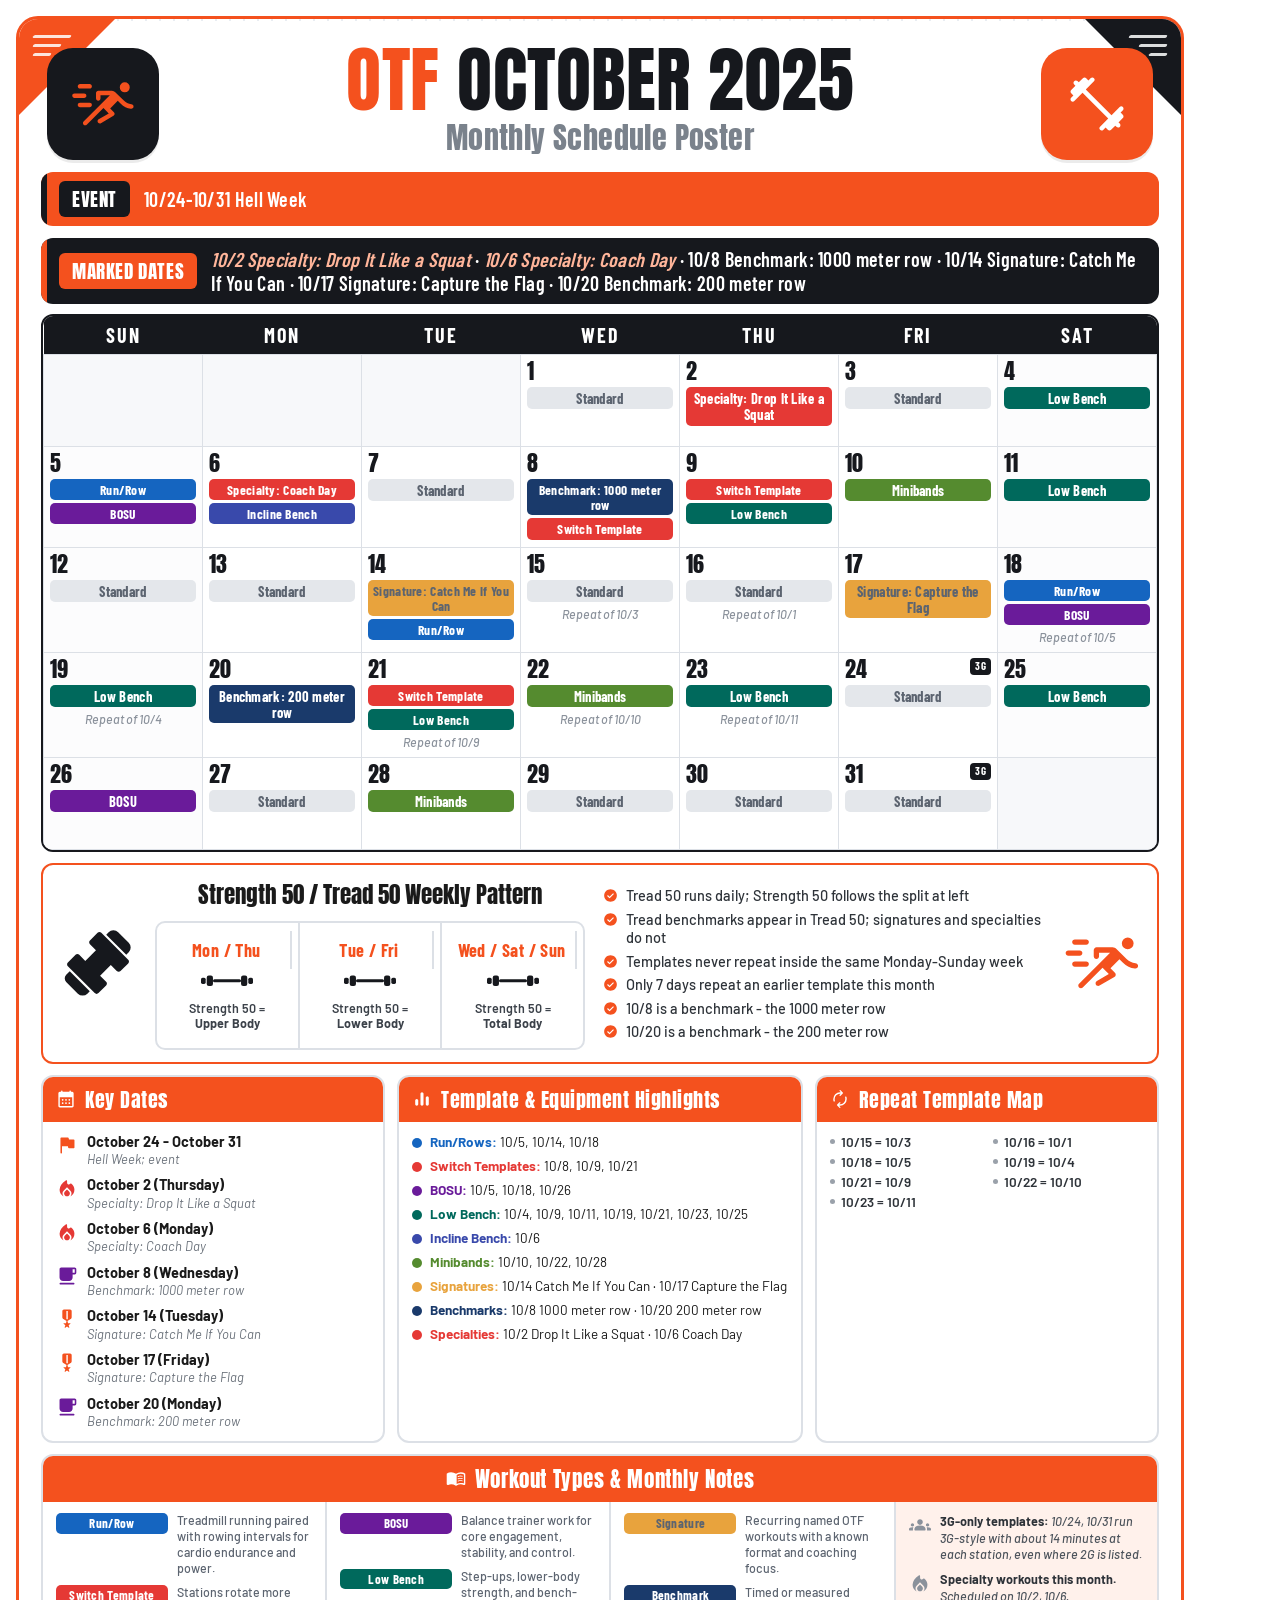
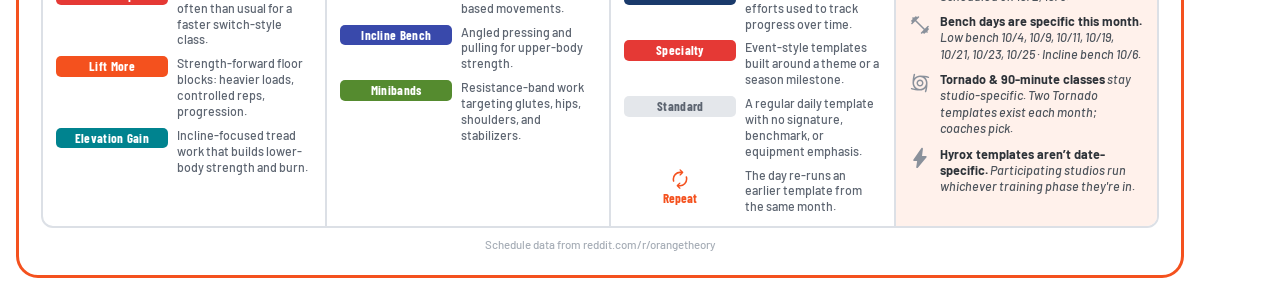
<file: out/otf_2025-10.html>
<!DOCTYPE html>
<html lang="en">
<head>
<meta charset="utf-8">
<title>OTF OCTOBER 2025 Schedule</title>
<style>
/* latin */
@font-face {
  font-family: 'Anton';
  font-style: normal;
  font-weight: 400;
  font-display: block;
  src: url([data-uri]) format('woff2');
  unicode-range: U+0000-00FF, U+0131, U+0152-0153, U+02BB-02BC, U+02C6, U+02DA, U+02DC, U+0304, U+0308, U+0329, U+2000-206F, U+20AC, U+2122, U+2191, U+2193, U+2212, U+2215, U+FEFF, U+FFFD;
}
/* latin */
@font-face {
  font-family: 'Barlow';
  font-style: italic;
  font-weight: 400;
  font-display: block;
  src: url([data-uri]) format('woff2');
  unicode-range: U+0000-00FF, U+0131, U+0152-0153, U+02BB-02BC, U+02C6, U+02DA, U+02DC, U+0304, U+0308, U+0329, U+2000-206F, U+20AC, U+2122, U+2191, U+2193, U+2212, U+2215, U+FEFF, U+FFFD;
}
/* latin */
@font-face {
  font-family: 'Barlow';
  font-style: italic;
  font-weight: 500;
  font-display: block;
  src: url([data-uri]) format('woff2');
  unicode-range: U+0000-00FF, U+0131, U+0152-0153, U+02BB-02BC, U+02C6, U+02DA, U+02DC, U+0304, U+0308, U+0329, U+2000-206F, U+20AC, U+2122, U+2191, U+2193, U+2212, U+2215, U+FEFF, U+FFFD;
}
/* latin */
@font-face {
  font-family: 'Barlow';
  font-style: italic;
  font-weight: 600;
  font-display: block;
  src: url([data-uri]) format('woff2');
  unicode-range: U+0000-00FF, U+0131, U+0152-0153, U+02BB-02BC, U+02C6, U+02DA, U+02DC, U+0304, U+0308, U+0329, U+2000-206F, U+20AC, U+2122, U+2191, U+2193, U+2212, U+2215, U+FEFF, U+FFFD;
}
/* latin */
@font-face {
  font-family: 'Barlow';
  font-style: normal;
  font-weight: 400;
  font-display: block;
  src: url([data-uri]) format('woff2');
  unicode-range: U+0000-00FF, U+0131, U+0152-0153, U+02BB-02BC, U+02C6, U+02DA, U+02DC, U+0304, U+0308, U+0329, U+2000-206F, U+20AC, U+2122, U+2191, U+2193, U+2212, U+2215, U+FEFF, U+FFFD;
}
/* latin */
@font-face {
  font-family: 'Barlow';
  font-style: normal;
  font-weight: 500;
  font-display: block;
  src: url([data-uri]) format('woff2');
  unicode-range: U+0000-00FF, U+0131, U+0152-0153, U+02BB-02BC, U+02C6, U+02DA, U+02DC, U+0304, U+0308, U+0329, U+2000-206F, U+20AC, U+2122, U+2191, U+2193, U+2212, U+2215, U+FEFF, U+FFFD;
}
/* latin */
@font-face {
  font-family: 'Barlow';
  font-style: normal;
  font-weight: 600;
  font-display: block;
  src: url([data-uri]) format('woff2');
  unicode-range: U+0000-00FF, U+0131, U+0152-0153, U+02BB-02BC, U+02C6, U+02DA, U+02DC, U+0304, U+0308, U+0329, U+2000-206F, U+20AC, U+2122, U+2191, U+2193, U+2212, U+2215, U+FEFF, U+FFFD;
}
/* latin */
@font-face {
  font-family: 'Barlow';
  font-style: normal;
  font-weight: 700;
  font-display: block;
  src: url([data-uri]) format('woff2');
  unicode-range: U+0000-00FF, U+0131, U+0152-0153, U+02BB-02BC, U+02C6, U+02DA, U+02DC, U+0304, U+0308, U+0329, U+2000-206F, U+20AC, U+2122, U+2191, U+2193, U+2212, U+2215, U+FEFF, U+FFFD;
}
/* latin */
@font-face {
  font-family: 'Barlow Condensed';
  font-style: normal;
  font-weight: 500;
  font-display: block;
  src: url([data-uri]) format('woff2');
  unicode-range: U+0000-00FF, U+0131, U+0152-0153, U+02BB-02BC, U+02C6, U+02DA, U+02DC, U+0304, U+0308, U+0329, U+2000-206F, U+20AC, U+2122, U+2191, U+2193, U+2212, U+2215, U+FEFF, U+FFFD;
}
/* latin */
@font-face {
  font-family: 'Barlow Condensed';
  font-style: normal;
  font-weight: 600;
  font-display: block;
  src: url([data-uri]) format('woff2');
  unicode-range: U+0000-00FF, U+0131, U+0152-0153, U+02BB-02BC, U+02C6, U+02DA, U+02DC, U+0304, U+0308, U+0329, U+2000-206F, U+20AC, U+2122, U+2191, U+2193, U+2212, U+2215, U+FEFF, U+FFFD;
}
/* latin */
@font-face {
  font-family: 'Barlow Condensed';
  font-style: normal;
  font-weight: 700;
  font-display: block;
  src: url([data-uri]) format('woff2');
  unicode-range: U+0000-00FF, U+0131, U+0152-0153, U+02BB-02BC, U+02C6, U+02DA, U+02DC, U+0304, U+0308, U+0329, U+2000-206F, U+20AC, U+2122, U+2191, U+2193, U+2212, U+2215, U+FEFF, U+FFFD;
}

  :root{
    --orange:#F4511E;
    --orange-lt:#FFF1EB;
    --ink:#1A1A1A;
    --line:#DCE0E6;
  }
  *{box-sizing:border-box;margin:0;padding:0;}
  body{
    width:1200px;background:#fff;font-family:'Barlow',system-ui,sans-serif;color:var(--ink);
    -webkit-font-smoothing:antialiased;
  }
  .poster{width:1200px;padding:16px;background:#fff;}
  .frame{
    border:3px solid var(--orange);border-radius:22px;padding:22px 22px 24px;position:relative;overflow:hidden;
    background:radial-gradient(circle at 1px 1px, #E9EDF2 1.1px, transparent 1.1px) 0 0/14px 14px;
    background-repeat:repeat-x;background-size:14px 14px;background-color:#fff;
  }
  /* corner accents */
  .corner{position:absolute;width:0;height:0;z-index:2;}
  .corner.tl{top:0;left:0;border-top:96px solid var(--orange);border-right:96px solid transparent;}
  .corner.tr{top:0;right:0;border-top:96px solid #16181D;border-left:96px solid transparent;}
  .speed{position:absolute;z-index:3;}
  .speed span{display:block;height:3px;background:#fff;border-radius:2px;margin-bottom:6px;transform:skewX(-28deg);opacity:.85;}
  .speed.tl{top:16px;left:14px;}
  .speed.tr{top:16px;right:14px;text-align:right;}
  .speed.tr span{margin-left:auto}
  .speed span:nth-child(1){width:38px}
  .speed span:nth-child(2){width:28px}
  .speed span:nth-child(3){width:18px}

  /* ---------- header ---------- */
  header{display:flex;align-items:center;justify-content:space-between;gap:14px;position:relative;z-index:4;padding:6px 6px 0;}
  .brandwrap{text-align:center;flex:1;}
  h1{font-family:'Anton',Impact,sans-serif;font-size:72px;line-height:.92;letter-spacing:.5px;font-weight:400;}
  h1 .otf{color:var(--orange);}
  h1 .mo{color:#16181D;}
  .sub{font-family:'Anton',sans-serif;font-size:30px;color:#7A828C;letter-spacing:.4px;margin-top:2px;font-weight:400;}
  .theme{
    display:inline-block;background:var(--orange);color:#fff;font-family:'Barlow Condensed',sans-serif;
    font-weight:700;font-size:27px;letter-spacing:.6px;padding:7px 26px;border-radius:999px;margin-top:9px;
  }
  .tagline{font-style:italic;color:#7A828C;font-size:17px;font-weight:600;margin-top:7px;letter-spacing:.2px;}
  .tagline b{color:var(--orange);font-style:italic;}
  .hero-icon{width:112px;height:112px;flex:0 0 112px;border-radius:26px;display:flex;align-items:center;justify-content:center;box-shadow:0 3px 0 rgba(0,0,0,.08);}
  .hero-icon svg{width:66px;height:66px;display:block;}
  .hero-icon.dark{background:#16181D;color:var(--orange);}
  .hero-icon.accent{background:var(--orange);color:#fff;}

  /* ---------- marked-dates ribbon ---------- */
  .ribbon{
    margin:12px 0 10px;border-radius:12px;background:#16181D;color:#fff;display:flex;align-items:center;
    padding:9px 18px;gap:14px;position:relative;overflow:hidden;
  }
  .ribbon:before{content:"";position:absolute;inset:0;background:linear-gradient(90deg,var(--orange) 0 6px,transparent 6px);}
  .ribbon .tag{background:var(--orange);color:#fff;font-family:'Anton',sans-serif;font-size:19px;letter-spacing:.6px;padding:4px 13px;border-radius:6px;white-space:nowrap;}
  .ribbon .txt{font-family:'Barlow Condensed',sans-serif;font-weight:600;font-size:20px;letter-spacing:.3px;}
  .ribbon .txt em{color:#FFB59A;font-style:italic;}
  .ribbon.event{background:var(--orange);margin-bottom:8px;}
  .ribbon.event:before{background:linear-gradient(90deg,#16181D 0 6px,transparent 6px);}
  .ribbon.event .tag{background:#16181D;}

  /* ---------- calendar ---------- */
  .cal{border:2px solid #16181D;border-radius:12px;overflow:hidden;position:relative;z-index:4;}
  .cal table{width:100%;border-collapse:collapse;table-layout:fixed;}
  .cal th{
    background:#16181D;color:#fff;font-family:'Barlow Condensed',sans-serif;font-weight:700;
    font-size:20px;letter-spacing:2px;padding:7px 0;text-transform:uppercase;
  }
  .cal td{border:1px solid var(--line);vertical-align:top;height:92px;padding:5px 6px 7px;background:#fff;position:relative;}
  .cal td.blank{background:#F7F8FA;}
  .cal td.weekend{background:#FCFCFD;}
  .dnum{font-family:'Anton',sans-serif;font-size:22px;line-height:1;color:#16181D;font-weight:400;}
  .pills{margin-top:5px;display:flex;flex-direction:column;gap:3px;align-items:stretch;}
  .pill{
    font-family:'Barlow Condensed',sans-serif;font-weight:700;font-size:14.5px;letter-spacing:.3px;
    color:#fff;text-align:center;border-radius:5px;padding:3px 4px;line-height:1.12;
  }
  .pill.two{font-size:13.5px;}
  .g3{float:right;background:#16181D;color:#fff;font-family:'Barlow Condensed',sans-serif;
      font-size:11px;font-weight:700;letter-spacing:.5px;padding:1px 5px;border-radius:4px;
      line-height:1.35;}
  .note{font-size:12.5px;color:#8A919B;font-style:italic;margin-top:4px;text-align:center;font-weight:500;}
  .note.flag{color:var(--orange);font-weight:600;}

  /* ---------- panels ---------- */
  .panel{border:2px solid var(--line);border-radius:12px;background:#fff;overflow:hidden;}
  .panel .ph{
    display:flex;align-items:center;gap:9px;background:var(--orange);color:#fff;padding:7px 13px;
    font-family:'Anton',sans-serif;font-size:20px;letter-spacing:.5px;font-weight:400;
  }
  .panel .ph svg{width:20px;height:20px;fill:#fff;flex:0 0 20px;}
  .panel .pb{padding:11px 13px 12px;}

  /* strength row */
  .strength{margin-top:11px;border:2px solid var(--orange);border-radius:12px;padding:12px 16px;display:flex;align-items:center;gap:18px;}
  .strength .kb{width:78px;flex:0 0 78px;display:flex;align-items:center;justify-content:center;}
  .strength .kb svg{width:78px;height:78px;}
  .s-mid{flex:0 0 430px;}
  .s-title{font-family:'Anton',sans-serif;font-size:23px;text-align:center;margin-bottom:9px;font-weight:400;}
  .split{display:flex;border:2px solid var(--line);border-radius:10px;overflow:hidden;}
  .split div{flex:1;padding:8px 6px;text-align:center;border-right:2px solid var(--line);}
  .split div:last-child{border-right:none;}
  .split .d{font-family:'Barlow Condensed',sans-serif;font-weight:700;color:var(--orange);font-size:18px;letter-spacing:.4px;}
  .split .bb{margin:5px auto;display:block;width:52px;}
  .split .b{font-size:12.5px;font-weight:600;color:#3C424A;line-height:1.25;}
  .s-list{flex:1;}
  .s-list li{list-style:none;display:flex;gap:8px;align-items:flex-start;font-size:14.5px;font-weight:500;margin-bottom:5.5px;color:#2E3339;line-height:1.25;}
  .s-list li:last-child{margin-bottom:0;}
  .chk{flex:0 0 15px;width:15px;height:15px;margin-top:2px;}
  .s-run{width:78px;flex:0 0 78px;display:flex;align-items:center;justify-content:center;}
  .s-run svg{width:78px;height:78px;}

  /* three-column row */
  .row3{display:grid;grid-template-columns:1fr 1.18fr 1fr;gap:12px;margin-top:11px;}
  .kd{display:flex;gap:9px;margin-bottom:9px;align-items:flex-start;}
  .kd:last-child{margin-bottom:0;}
  .kd .ic{flex:0 0 22px;width:22px;height:22px;margin-top:1px;}
  .kd .d{font-weight:700;font-size:14.5px;line-height:1.2;}
  .kd .t{font-size:13px;color:#6B727B;font-style:italic;line-height:1.25;margin-top:1px;}
  .hl{display:flex;gap:8px;font-size:13.5px;margin-bottom:6.5px;line-height:1.3;align-items:baseline;}
  .hl:last-child{margin-bottom:0;}
  .dot{flex:0 0 10px;width:10px;height:10px;border-radius:50%;position:relative;top:1px;}
  .hl b{font-weight:700;}
  .map{display:grid;grid-template-columns:1fr 1fr;gap:3px 12px;}
  .map div{font-size:13.5px;font-weight:600;color:#2E3339;display:flex;gap:6px;align-items:baseline;}
  .map div:before{content:"";width:5px;height:5px;border-radius:50%;background:#9AA1AA;position:relative;top:-3px;}
  .mapnote{margin-top:9px;color:#E53935;font-weight:700;font-size:13.5px;text-align:center;line-height:1.3;}
  .mapnote span{display:block;color:#8A919B;font-weight:600;font-style:italic;font-size:12.5px;margin-top:3px;}
  .empty{font-size:13px;color:#8A919B;font-style:italic;}

  /* bottom */
  .bottom{margin-top:11px;border:2px solid var(--line);border-radius:12px;overflow:hidden;}
  .bottom .bh{background:var(--orange);color:#fff;text-align:center;padding:7px;font-family:'Anton',sans-serif;font-size:21px;letter-spacing:.6px;display:flex;justify-content:center;align-items:center;gap:9px;font-weight:400;}
  .bottom .bh svg{width:20px;height:20px;fill:#fff;}
  .bwrap{display:grid;grid-template-columns:1fr 1fr 1fr 0.92fr;}
  .bcol{padding:11px 13px;border-right:2px solid var(--line);}
  .bcol:last-child{border-right:none;background:var(--orange-lt);}
  .btype{display:flex;gap:9px;margin-bottom:8px;align-items:flex-start;}
  .btype:last-child{margin-bottom:0;}
  .btype .pill{flex:0 0 112px;font-size:13px;padding:3px 4px;}
  .btype p{font-size:12.4px;color:#5C6470;line-height:1.28;font-weight:500;}
  .bnote{display:flex;gap:9px;align-items:flex-start;margin-bottom:9px;}
  .bnote:last-child{margin-bottom:0;}
  .bnote svg{flex:0 0 22px;width:22px;height:22px;fill:#8A919B;margin-top:1px;}
  .bnote p{font-size:12.6px;font-style:italic;color:#4C535B;line-height:1.3;font-weight:500;}
  .bnote p b{font-style:normal;font-weight:700;color:#2E3339;}
  .repeat-ic{display:inline-block;vertical-align:middle;width:22px;height:22px;fill:var(--orange);}
  .credit{margin-top:9px;text-align:center;font-size:11.5px;color:#A6ADB6;font-weight:500;}
</style>
</head>
<body>
<div class="poster">
<div class="frame">
  <div class="corner tl"></div><div class="corner tr"></div>
  <div class="speed tl"><span></span><span></span><span></span></div>
  <div class="speed tr"><span></span><span></span><span></span></div>

  <header>
    <div class="hero-icon dark"><svg viewBox="0 -960 960 960" fill="currentColor" xmlns="http://www.w3.org/2000/svg"><path d="M486.54-421.17 243.22-179.33q-9.5 9.72-22.69 9.72-13.18 0-22.9-9.65-9.72-9.65-9.72-23.27t9.72-23.38l382.22-381.46H443.59v45.46q0 13.88-9.51 23.37-9.51 9.5-23.42 9.5-13.9 0-23.12-9.5-9.21-9.49-9.21-23.37v-76.66q0-14.42 9.82-24.24 9.82-9.82 24.24-9.82h197.76q13.65 0 26.1 5.6 12.45 5.6 21.88 14.79l121.02 119.26q23.07 23.07 52.09 36.71 29.02 13.64 60.3 19.4 13.91 2.49 24.27 12.7 10.36 10.21 8.36 24.2-2 14.98-13.15 22.91-11.16 7.93-26.24 5.45-41.24-6-78.45-22.5-37.22-16.5-67.7-48.22l-44.09-43.84L584.37-416l54.65 54.65q12.2 12.44 9.96 28.47-2.24 16.03-16.91 24.99L449.74-201.61q-11.96 6.48-25.16 3.01-13.19-3.47-19.55-15.2-6.36-11.72-3.12-24.8 3.24-13.07 15.2-19.79L564-343.48l-77.46-77.69Zm-341.08-12.61q-13.78 0-23.21-9.46-9.42-9.47-9.42-23.3t9.42-23.17q9.43-9.33 23.21-9.33h140q13.88 0 23.37 9.46 9.5 9.46 9.5 23.29 0 13.83-9.5 23.17-9.49 9.34-23.37 9.34h-140Zm-80-135.26q-13.78 0-23.21-9.51-9.42-9.51-9.42-23.42 0-13.9 9.42-23.24 9.43-9.33 23.21-9.33h140q13.88 0 23.37 9.51 9.5 9.51 9.5 23.41t-9.5 23.24q-9.49 9.34-23.37 9.34h-140Zm731.27-80.48q-29.91 0-51.29-21.19-21.37-21.18-21.37-51.53t21.37-51.44q21.38-21.1 51.29-21.1 29.68 0 51.02 21.3 21.34 21.31 21.34 51.42 0 30.1-21.34 51.32t-51.02 21.22Zm-651.27-55.02q-13.78 0-23.21-9.47-9.42-9.46-9.42-23.29 0-13.83 9.42-23.17 9.43-9.33 23.21-9.33h140q13.88 0 23.37 9.46 9.5 9.46 9.5 23.29 0 13.83-9.5 23.17-9.49 9.34-23.37 9.34h-140Z"/></svg></div>
    <div class="brandwrap">
      <h1><span class="otf">OTF</span> <span class="mo">OCTOBER 2025</span></h1>
      <div class="sub">Monthly Schedule Poster</div>
    </div>
    <div class="hero-icon accent"><svg viewBox="0 -960 960 960" fill="currentColor" xmlns="http://www.w3.org/2000/svg"><path d="M269.2-643.3 150.11-524.22q-9.96 9.96-23.03 9.84-13.08-.12-23.04-10.08-8.95-8.95-9.33-22.53-.38-13.58 8.57-23.53l33.61-34.37L105-637.02q-10.2-10.2-10.2-23.99T105-685l61.37-61.37-17.89-17.65q-10.44-10.2-10.44-23.99t10.2-23.75q9.19-9.44 23.37-9.82 14.17-.38 24.37 8.82l18.65 18.13L275-855q10.2-10.2 23.99-10.2t24.23 10.2l31.89 31.89 34.61-33.85q9.95-8.95 23.15-8.95t22.91 9.71q9.96 10.2 9.96 23.28 0 13.07-9.96 23.03L316.93-691.04l374.11 374.11 118.85-118.85q9.96-9.96 23.15-9.96 13.2 0 23.16 9.96 8.95 8.95 9.33 22.65.38 13.7-8.57 23.41l-33.85 34.61L855-323.22q10.2 10.44 10.2 24.23 0 13.79-10.2 23.99l-62.37 62.37 18.13 17.65q10.2 10.2 10.2 23.99t-10.2 23.75q-10.19 10.2-23.87 10.2-13.67 0-23.87-10.44l-17.65-17.89L685-105q-10.2 10.2-23.99 10.2T637.02-105l-32.13-31.89-34.61 33.85q-9.95 8.95-23.03 8.83-13.08-.12-22.79-9.83-10.2-9.96-10.2-23.04 0-13.07 10.2-23.27L643.3-269.2 269.2-643.3Z"/></svg></div>
  </header>

  <div class="ribbon event">
    <span class="tag">EVENT</span>
    <span class="txt">10/24-10/31 Hell Week</span>
  </div>

  <div class="ribbon">
    <span class="tag">MARKED DATES</span>
    <span class="txt"><em>10/2 Specialty: Drop It Like a Squat</em> &middot; <em>10/6 Specialty: Coach Day</em> &middot; 10/8 Benchmark: 1000 meter row &middot; 10/14 Signature: Catch Me If You Can &middot; 10/17 Signature: Capture the Flag &middot; 10/20 Benchmark: 200 meter row</span>
  </div>

  <div class="cal">
    <table>
      <thead><tr><th>Sun</th><th>Mon</th><th>Tue</th><th>Wed</th><th>Thu</th><th>Fri</th><th>Sat</th></tr></thead>
      <tbody>
        <tr>
<td class="blank"></td>
<td class="blank"></td>
<td class="blank"></td>
          <td>
            <div class="dnum">1</div>
            <div class="pills">
              <div class="pill" style="background:#E4E7EB;color:#5C6470">Standard</div>
            </div>
          </td>
          <td>
            <div class="dnum">2</div>
            <div class="pills">
              <div class="pill" style="background:#E53935;color:#fff">Specialty: Drop It Like a Squat</div>
            </div>
          </td>
          <td>
            <div class="dnum">3</div>
            <div class="pills">
              <div class="pill" style="background:#E4E7EB;color:#5C6470">Standard</div>
            </div>
          </td>
          <td class="weekend">
            <div class="dnum">4</div>
            <div class="pills">
              <div class="pill" style="background:#00695C;color:#fff">Low Bench</div>
            </div>
          </td>
        </tr>
        <tr>
          <td class="weekend">
            <div class="dnum">5</div>
            <div class="pills">
              <div class="pill two" style="background:#1565C0;color:#fff">Run/Row</div>
              <div class="pill two" style="background:#6A1B9A;color:#fff">BOSU</div>
            </div>
          </td>
          <td>
            <div class="dnum">6</div>
            <div class="pills">
              <div class="pill two" style="background:#E53935;color:#fff">Specialty: Coach Day</div>
              <div class="pill two" style="background:#3949AB;color:#fff">Incline Bench</div>
            </div>
          </td>
          <td>
            <div class="dnum">7</div>
            <div class="pills">
              <div class="pill" style="background:#E4E7EB;color:#5C6470">Standard</div>
            </div>
          </td>
          <td>
            <div class="dnum">8</div>
            <div class="pills">
              <div class="pill two" style="background:#1A3A6B;color:#fff">Benchmark: 1000 meter row</div>
              <div class="pill two" style="background:#E53935;color:#fff">Switch Template</div>
            </div>
          </td>
          <td>
            <div class="dnum">9</div>
            <div class="pills">
              <div class="pill two" style="background:#E53935;color:#fff">Switch Template</div>
              <div class="pill two" style="background:#00695C;color:#fff">Low Bench</div>
            </div>
          </td>
          <td>
            <div class="dnum">10</div>
            <div class="pills">
              <div class="pill" style="background:#558B2F;color:#fff">Minibands</div>
            </div>
          </td>
          <td class="weekend">
            <div class="dnum">11</div>
            <div class="pills">
              <div class="pill" style="background:#00695C;color:#fff">Low Bench</div>
            </div>
          </td>
        </tr>
        <tr>
          <td class="weekend">
            <div class="dnum">12</div>
            <div class="pills">
              <div class="pill" style="background:#E4E7EB;color:#5C6470">Standard</div>
            </div>
          </td>
          <td>
            <div class="dnum">13</div>
            <div class="pills">
              <div class="pill" style="background:#E4E7EB;color:#5C6470">Standard</div>
            </div>
          </td>
          <td>
            <div class="dnum">14</div>
            <div class="pills">
              <div class="pill two" style="background:#E8A33D;color:#5C6470">Signature: Catch Me If You Can</div>
              <div class="pill two" style="background:#1565C0;color:#fff">Run/Row</div>
            </div>
          </td>
          <td>
            <div class="dnum">15</div>
            <div class="pills">
              <div class="pill" style="background:#E4E7EB;color:#5C6470">Standard</div>
            </div>
<div class="note">Repeat of 10/3</div>          </td>
          <td>
            <div class="dnum">16</div>
            <div class="pills">
              <div class="pill" style="background:#E4E7EB;color:#5C6470">Standard</div>
            </div>
<div class="note">Repeat of 10/1</div>          </td>
          <td>
            <div class="dnum">17</div>
            <div class="pills">
              <div class="pill" style="background:#E8A33D;color:#5C6470">Signature: Capture the Flag</div>
            </div>
          </td>
          <td class="weekend">
            <div class="dnum">18</div>
            <div class="pills">
              <div class="pill two" style="background:#1565C0;color:#fff">Run/Row</div>
              <div class="pill two" style="background:#6A1B9A;color:#fff">BOSU</div>
            </div>
<div class="note">Repeat of 10/5</div>          </td>
        </tr>
        <tr>
          <td class="weekend">
            <div class="dnum">19</div>
            <div class="pills">
              <div class="pill" style="background:#00695C;color:#fff">Low Bench</div>
            </div>
<div class="note">Repeat of 10/4</div>          </td>
          <td>
            <div class="dnum">20</div>
            <div class="pills">
              <div class="pill" style="background:#1A3A6B;color:#fff">Benchmark: 200 meter row</div>
            </div>
          </td>
          <td>
            <div class="dnum">21</div>
            <div class="pills">
              <div class="pill two" style="background:#E53935;color:#fff">Switch Template</div>
              <div class="pill two" style="background:#00695C;color:#fff">Low Bench</div>
            </div>
<div class="note">Repeat of 10/9</div>          </td>
          <td>
            <div class="dnum">22</div>
            <div class="pills">
              <div class="pill" style="background:#558B2F;color:#fff">Minibands</div>
            </div>
<div class="note">Repeat of 10/10</div>          </td>
          <td>
            <div class="dnum">23</div>
            <div class="pills">
              <div class="pill" style="background:#00695C;color:#fff">Low Bench</div>
            </div>
<div class="note">Repeat of 10/11</div>          </td>
          <td>
            <div class="dnum">24<span class="g3">3G</span></div>
            <div class="pills">
              <div class="pill" style="background:#E4E7EB;color:#5C6470">Standard</div>
            </div>
          </td>
          <td class="weekend">
            <div class="dnum">25</div>
            <div class="pills">
              <div class="pill" style="background:#00695C;color:#fff">Low Bench</div>
            </div>
          </td>
        </tr>
        <tr>
          <td class="weekend">
            <div class="dnum">26</div>
            <div class="pills">
              <div class="pill" style="background:#6A1B9A;color:#fff">BOSU</div>
            </div>
          </td>
          <td>
            <div class="dnum">27</div>
            <div class="pills">
              <div class="pill" style="background:#E4E7EB;color:#5C6470">Standard</div>
            </div>
          </td>
          <td>
            <div class="dnum">28</div>
            <div class="pills">
              <div class="pill" style="background:#558B2F;color:#fff">Minibands</div>
            </div>
          </td>
          <td>
            <div class="dnum">29</div>
            <div class="pills">
              <div class="pill" style="background:#E4E7EB;color:#5C6470">Standard</div>
            </div>
          </td>
          <td>
            <div class="dnum">30</div>
            <div class="pills">
              <div class="pill" style="background:#E4E7EB;color:#5C6470">Standard</div>
            </div>
          </td>
          <td>
            <div class="dnum">31<span class="g3">3G</span></div>
            <div class="pills">
              <div class="pill" style="background:#E4E7EB;color:#5C6470">Standard</div>
            </div>
          </td>
<td class="blank"></td>
        </tr>
      </tbody>
    </table>
  </div>

  <div class="strength">
    <div class="kb"><svg viewBox="0 -960 960 960" fill="currentColor" xmlns="http://www.w3.org/2000/svg" style="color:#16181D"><path d="M827.91-582.13 581.37-828.91l29.52-30.29q23.72-23.95 58.56-23.57 34.83.38 58.79 24.34L858.2-728.48q23.71 23.96 23.83 58.41.12 34.46-23.83 58.18l-30.29 29.76Zm-478.8 479.56q-23.96 23.96-58.41 23.96-34.46 0-58.42-23.96L88.33-246.52q-17.96-17.96-17.84-44.3.12-26.33 18.08-44.29l43.76-43.52 246.3 246.3-29.52 29.76Zm136.56-6.76q-9.71 9.72-23.03 9.72-13.31 0-23.03-9.72L109.09-439.85q-9.72-9.72-9.6-22.91.12-13.2 9.84-22.91l94.43-94.44q9.72-9.72 22.79-9.72 13.08 0 22.8 9.72l74.13 74.37 131.54-131.54-74.13-74.13q-9.72-9.72-9.72-22.92 0-13.19 9.72-22.91l93.68-94.67q9.71-9.48 23.17-9.48t23.17 9.48l330.76 330.76q9.72 9.72 9.72 23.29 0 13.58-9.48 23.29l-94.67 93.68q-9.72 9.72-23.03 9.72-13.32 0-23.04-9.72l-73.89-74.13-131.54 131.54 74.13 74.13q9.72 9.72 9.84 22.8.12 13.07-9.6 22.79l-94.44 94.43Z"/></svg></div>
    <div class="s-mid">
      <div class="s-title">Strength 50 / Tread 50 Weekly Pattern</div>
      <div class="split">
        <div>
          <div class="d">Mon / Thu</div>
          <svg class="bb" viewBox="0 0 100 26"><rect x="0" y="7" width="9" height="12" rx="3" fill="#16181D"/><rect x="11" y="3" width="12" height="20" rx="4" fill="#16181D"/><rect x="23" y="10" width="54" height="6" rx="3" fill="#16181D"/><rect x="77" y="3" width="12" height="20" rx="4" fill="#16181D"/><rect x="91" y="7" width="9" height="12" rx="3" fill="#16181D"/></svg>
          <div class="b">Strength 50 =<br><b>Upper Body</b></div>
        </div>
        <div>
          <div class="d">Tue / Fri</div>
          <svg class="bb" viewBox="0 0 100 26"><rect x="0" y="7" width="9" height="12" rx="3" fill="#16181D"/><rect x="11" y="3" width="12" height="20" rx="4" fill="#16181D"/><rect x="23" y="10" width="54" height="6" rx="3" fill="#16181D"/><rect x="77" y="3" width="12" height="20" rx="4" fill="#16181D"/><rect x="91" y="7" width="9" height="12" rx="3" fill="#16181D"/></svg>
          <div class="b">Strength 50 =<br><b>Lower Body</b></div>
        </div>
        <div>
          <div class="d">Wed / Sat / Sun</div>
          <svg class="bb" viewBox="0 0 100 26"><rect x="0" y="7" width="9" height="12" rx="3" fill="#16181D"/><rect x="11" y="3" width="12" height="20" rx="4" fill="#16181D"/><rect x="23" y="10" width="54" height="6" rx="3" fill="#16181D"/><rect x="77" y="3" width="12" height="20" rx="4" fill="#16181D"/><rect x="91" y="7" width="9" height="12" rx="3" fill="#16181D"/></svg>
          <div class="b">Strength 50 =<br><b>Total Body</b></div>
        </div>
      </div>
    </div>
    <ul class="s-list">
<li><svg viewBox="0 -960 960 960" fill="currentColor" xmlns="http://www.w3.org/2000/svg" class="chk" style="color:#F4511E"><path d="m420.52-395.22-93.45-93.45q-9.96-9.96-24.42-9.96t-25.61 10.96q-9.95 10.19-9.95 24.63 0 14.43 10.19 24.39l119.13 120.13q10.31 10.19 24.05 10.19t24.17-10.19l236.13-236.37q11.2-10.96 11.2-25.3t-11.2-25.48q-10.96-9.96-25.92-9.46t-25.1 10.46L420.52-395.22Zm59.51 321.2q-83.46 0-157.54-31.88-74.07-31.88-129.39-87.2-55.32-55.32-87.2-129.36-31.88-74.04-31.88-157.51 0-84.46 31.88-158.54 31.88-74.07 87.16-128.9 55.28-54.84 129.34-86.82 74.06-31.99 157.55-31.99 84.48 0 158.59 31.97 74.1 31.97 128.91 86.77 54.82 54.8 86.79 128.88 31.98 74.08 31.98 158.6 0 83.5-31.99 157.57-31.98 74.07-86.82 129.36-54.83 55.29-128.87 87.17-74.04 31.88-158.51 31.88Z"/></svg><span>Tread 50 runs daily; Strength 50 follows the split at left</span></li><li><svg viewBox="0 -960 960 960" fill="currentColor" xmlns="http://www.w3.org/2000/svg" class="chk" style="color:#F4511E"><path d="m420.52-395.22-93.45-93.45q-9.96-9.96-24.42-9.96t-25.61 10.96q-9.95 10.19-9.95 24.63 0 14.43 10.19 24.39l119.13 120.13q10.31 10.19 24.05 10.19t24.17-10.19l236.13-236.37q11.2-10.96 11.2-25.3t-11.2-25.48q-10.96-9.96-25.92-9.46t-25.1 10.46L420.52-395.22Zm59.51 321.2q-83.46 0-157.54-31.88-74.07-31.88-129.39-87.2-55.32-55.32-87.2-129.36-31.88-74.04-31.88-157.51 0-84.46 31.88-158.54 31.88-74.07 87.16-128.9 55.28-54.84 129.34-86.82 74.06-31.99 157.55-31.99 84.48 0 158.59 31.97 74.1 31.97 128.91 86.77 54.82 54.8 86.79 128.88 31.98 74.08 31.98 158.6 0 83.5-31.99 157.57-31.98 74.07-86.82 129.36-54.83 55.29-128.87 87.17-74.04 31.88-158.51 31.88Z"/></svg><span>Tread benchmarks appear in Tread 50; signatures and specialties do not</span></li><li><svg viewBox="0 -960 960 960" fill="currentColor" xmlns="http://www.w3.org/2000/svg" class="chk" style="color:#F4511E"><path d="m420.52-395.22-93.45-93.45q-9.96-9.96-24.42-9.96t-25.61 10.96q-9.95 10.19-9.95 24.63 0 14.43 10.19 24.39l119.13 120.13q10.31 10.19 24.05 10.19t24.17-10.19l236.13-236.37q11.2-10.96 11.2-25.3t-11.2-25.48q-10.96-9.96-25.92-9.46t-25.1 10.46L420.52-395.22Zm59.51 321.2q-83.46 0-157.54-31.88-74.07-31.88-129.39-87.2-55.32-55.32-87.2-129.36-31.88-74.04-31.88-157.51 0-84.46 31.88-158.54 31.88-74.07 87.16-128.9 55.28-54.84 129.34-86.82 74.06-31.99 157.55-31.99 84.48 0 158.59 31.97 74.1 31.97 128.91 86.77 54.82 54.8 86.79 128.88 31.98 74.08 31.98 158.6 0 83.5-31.99 157.57-31.98 74.07-86.82 129.36-54.83 55.29-128.87 87.17-74.04 31.88-158.51 31.88Z"/></svg><span>Templates never repeat inside the same Monday-Sunday week</span></li><li><svg viewBox="0 -960 960 960" fill="currentColor" xmlns="http://www.w3.org/2000/svg" class="chk" style="color:#F4511E"><path d="m420.52-395.22-93.45-93.45q-9.96-9.96-24.42-9.96t-25.61 10.96q-9.95 10.19-9.95 24.63 0 14.43 10.19 24.39l119.13 120.13q10.31 10.19 24.05 10.19t24.17-10.19l236.13-236.37q11.2-10.96 11.2-25.3t-11.2-25.48q-10.96-9.96-25.92-9.46t-25.1 10.46L420.52-395.22Zm59.51 321.2q-83.46 0-157.54-31.88-74.07-31.88-129.39-87.2-55.32-55.32-87.2-129.36-31.88-74.04-31.88-157.51 0-84.46 31.88-158.54 31.88-74.07 87.16-128.9 55.28-54.84 129.34-86.82 74.06-31.99 157.55-31.99 84.48 0 158.59 31.97 74.1 31.97 128.91 86.77 54.82 54.8 86.79 128.88 31.98 74.08 31.98 158.6 0 83.5-31.99 157.57-31.98 74.07-86.82 129.36-54.83 55.29-128.87 87.17-74.04 31.88-158.51 31.88Z"/></svg><span>Only 7 days repeat an earlier template this month</span></li><li><svg viewBox="0 -960 960 960" fill="currentColor" xmlns="http://www.w3.org/2000/svg" class="chk" style="color:#F4511E"><path d="m420.52-395.22-93.45-93.45q-9.96-9.96-24.42-9.96t-25.61 10.96q-9.95 10.19-9.95 24.63 0 14.43 10.19 24.39l119.13 120.13q10.31 10.19 24.05 10.19t24.17-10.19l236.13-236.37q11.2-10.96 11.2-25.3t-11.2-25.48q-10.96-9.96-25.92-9.46t-25.1 10.46L420.52-395.22Zm59.51 321.2q-83.46 0-157.54-31.88-74.07-31.88-129.39-87.2-55.32-55.32-87.2-129.36-31.88-74.04-31.88-157.51 0-84.46 31.88-158.54 31.88-74.07 87.16-128.9 55.28-54.84 129.34-86.82 74.06-31.99 157.55-31.99 84.48 0 158.59 31.97 74.1 31.97 128.91 86.77 54.82 54.8 86.79 128.88 31.98 74.08 31.98 158.6 0 83.5-31.99 157.57-31.98 74.07-86.82 129.36-54.83 55.29-128.87 87.17-74.04 31.88-158.51 31.88Z"/></svg><span>10/8 is a benchmark - the 1000 meter row</span></li><li><svg viewBox="0 -960 960 960" fill="currentColor" xmlns="http://www.w3.org/2000/svg" class="chk" style="color:#F4511E"><path d="m420.52-395.22-93.45-93.45q-9.96-9.96-24.42-9.96t-25.61 10.96q-9.95 10.19-9.95 24.63 0 14.43 10.19 24.39l119.13 120.13q10.31 10.19 24.05 10.19t24.17-10.19l236.13-236.37q11.2-10.96 11.2-25.3t-11.2-25.48q-10.96-9.96-25.92-9.46t-25.1 10.46L420.52-395.22Zm59.51 321.2q-83.46 0-157.54-31.88-74.07-31.88-129.39-87.2-55.32-55.32-87.2-129.36-31.88-74.04-31.88-157.51 0-84.46 31.88-158.54 31.88-74.07 87.16-128.9 55.28-54.84 129.34-86.82 74.06-31.99 157.55-31.99 84.48 0 158.59 31.97 74.1 31.97 128.91 86.77 54.82 54.8 86.79 128.88 31.98 74.08 31.98 158.6 0 83.5-31.99 157.57-31.98 74.07-86.82 129.36-54.83 55.29-128.87 87.17-74.04 31.88-158.51 31.88Z"/></svg><span>10/20 is a benchmark - the 200 meter row</span></li>    </ul>
    <div class="s-run"><svg viewBox="0 -960 960 960" fill="currentColor" xmlns="http://www.w3.org/2000/svg" style="color:#F4511E"><path d="M486.54-421.17 243.22-179.33q-9.5 9.72-22.69 9.72-13.18 0-22.9-9.65-9.72-9.65-9.72-23.27t9.72-23.38l382.22-381.46H443.59v45.46q0 13.88-9.51 23.37-9.51 9.5-23.42 9.5-13.9 0-23.12-9.5-9.21-9.49-9.21-23.37v-76.66q0-14.42 9.82-24.24 9.82-9.82 24.24-9.82h197.76q13.65 0 26.1 5.6 12.45 5.6 21.88 14.79l121.02 119.26q23.07 23.07 52.09 36.71 29.02 13.64 60.3 19.4 13.91 2.49 24.27 12.7 10.36 10.21 8.36 24.2-2 14.98-13.15 22.91-11.16 7.93-26.24 5.45-41.24-6-78.45-22.5-37.22-16.5-67.7-48.22l-44.09-43.84L584.37-416l54.65 54.65q12.2 12.44 9.96 28.47-2.24 16.03-16.91 24.99L449.74-201.61q-11.96 6.48-25.16 3.01-13.19-3.47-19.55-15.2-6.36-11.72-3.12-24.8 3.24-13.07 15.2-19.79L564-343.48l-77.46-77.69Zm-341.08-12.61q-13.78 0-23.21-9.46-9.42-9.47-9.42-23.3t9.42-23.17q9.43-9.33 23.21-9.33h140q13.88 0 23.37 9.46 9.5 9.46 9.5 23.29 0 13.83-9.5 23.17-9.49 9.34-23.37 9.34h-140Zm-80-135.26q-13.78 0-23.21-9.51-9.42-9.51-9.42-23.42 0-13.9 9.42-23.24 9.43-9.33 23.21-9.33h140q13.88 0 23.37 9.51 9.5 9.51 9.5 23.41t-9.5 23.24q-9.49 9.34-23.37 9.34h-140Zm731.27-80.48q-29.91 0-51.29-21.19-21.37-21.18-21.37-51.53t21.37-51.44q21.38-21.1 51.29-21.1 29.68 0 51.02 21.3 21.34 21.31 21.34 51.42 0 30.1-21.34 51.32t-51.02 21.22Zm-651.27-55.02q-13.78 0-23.21-9.47-9.42-9.46-9.42-23.29 0-13.83 9.42-23.17 9.43-9.33 23.21-9.33h140q13.88 0 23.37 9.46 9.5 9.46 9.5 23.29 0 13.83-9.5 23.17-9.49 9.34-23.37 9.34h-140Z"/></svg></div>
  </div>

  <div class="row3">
    <div class="panel">
      <div class="ph"><svg viewBox="0 -960 960 960" fill="currentColor" xmlns="http://www.w3.org/2000/svg"><path d="M182.15-74.02q-27.6 0-47.86-20.27-20.27-20.26-20.27-47.86v-615.7q0-27.7 20.27-48.03 20.26-20.34 47.86-20.34H245v-25.85q0-14.35 9.76-24.25 9.77-9.9 24.46-9.9 14.68 0 24.77 9.9 10.08 9.9 10.08 24.25v25.85h331.86v-25.85q0-14.35 9.77-24.25 9.76-9.9 24.45-9.9t24.77 9.9q10.08 9.9 10.08 24.25v25.85h62.85q27.7 0 48.03 20.34 20.34 20.33 20.34 48.03v615.7q0 27.6-20.34 47.86-20.33 20.27-48.03 20.27h-595.7Zm0-68.13h595.7V-570h-595.7v427.85Zm297.88-256.42q-17.51 0-29.49-11.95-11.97-11.95-11.97-29.45 0-17.51 11.95-29.49 11.95-11.97 29.45-11.97 17.51 0 29.49 11.95 11.97 11.95 11.97 29.45 0 17.51-11.95 29.49-11.95 11.97-29.45 11.97Zm-189.49-11.95q-11.97-11.95-11.97-29.45 0-17.51 11.95-29.49 11.95-11.97 29.45-11.97 17.51 0 29.49 11.95 11.97 11.95 11.97 29.45 0 17.51-11.95 29.49-11.95 11.97-29.45 11.97-17.51 0-29.49-11.95Zm349.49 11.95q-17.27 0-29.37-11.95-12.09-11.95-12.09-29.45 0-17.51 12.07-29.49 12.07-11.97 29.33-11.97 17.51 0 29.49 11.95 11.97 11.95 11.97 29.45 0 17.51-11.95 29.49-11.95 11.97-29.45 11.97Zm-160 160q-17.51 0-29.49-12.07-11.97-12.07-11.97-29.33 0-17.51 11.95-29.49 11.95-11.97 29.45-11.97 17.51 0 29.49 11.95 11.97 11.95 11.97 29.45 0 17.27-11.95 29.37-11.95 12.09-29.45 12.09Zm-189.49-12.07q-11.97-12.07-11.97-29.33 0-17.51 11.95-29.49 11.95-11.97 29.45-11.97 17.51 0 29.49 11.95 11.97 11.95 11.97 29.45 0 17.27-11.95 29.37-11.95 12.09-29.45 12.09-17.51 0-29.49-12.07Zm349.49 12.07q-17.27 0-29.37-12.07-12.09-12.07-12.09-29.33 0-17.51 12.07-29.49 12.07-11.97 29.33-11.97 17.51 0 29.49 11.95 11.97 11.95 11.97 29.45 0 17.27-11.95 29.37-11.95 12.09-29.45 12.09Z"/></svg>Key Dates</div>
      <div class="pb">
        <div class="kd"><svg viewBox="0 -960 960 960" fill="currentColor" xmlns="http://www.w3.org/2000/svg" class="ic" style="color:#F4511E"><path d="M262.15-423.02v274.93q0 14.43-9.87 24.25t-24.37 9.82q-14.5 0-24.19-9.82-9.7-9.82-9.7-24.25v-623.82q0-14.43 9.82-24.37 9.82-9.94 24.25-9.94h292.58q11.94 0 21.38 7.7 9.45 7.69 11.69 19.89l13.28 58.41h204.89q14.43 0 24.37 9.94 9.94 9.94 9.94 24.37v313.82q0 14.43-9.94 24.25t-24.37 9.82H566.33q-11.94 0-21.38-7.08-9.45-7.07-11.69-19.27l-13.28-58.65H262.15Z"/></svg><div><div class="d">October 24 - October 31</div><div class="t">Hell Week; event</div></div></div>
        <div class="kd"><svg viewBox="0 -960 960 960" fill="currentColor" xmlns="http://www.w3.org/2000/svg" class="ic" style="color:#E53935"><path d="M156.41-400q0-115.68 71.5-225.2 71.5-109.52 196.74-187.47 19.15-12.44 39.05-.68 19.89 11.75 19.89 35.74v69.5q0 32.52 22.46 54.52t54.95 22q17.28 0 32.18-7.25 14.9-7.25 26.43-21.79 8.45-9.88 19.54-13.54 11.09-3.66 21.05 2.82 66.98 46.2 105.19 117.92 38.2 71.71 38.2 153.33 0 95.68-49 172.66-49 76.98-129.24 116.59 23.79-26.42 36.61-59.37 12.82-32.95 12.82-68.88 0-39.16-14.36-73.46-14.35-34.31-42.02-61.94L480-509.65 342.89-374.54q-28.72 27.71-43.07 62.1-14.36 34.38-14.36 73.39 0 35.81 12.7 68.79 12.7 32.97 36.49 59.41-80.24-39.61-129.24-116.59-49-76.98-49-172.56ZM480-414.17l89.61 87.81q17.52 17.56 27.16 39.88 9.64 22.33 9.64 47.28 0 51.51-36.96 87.97-36.97 36.45-89.49 36.45-52.53 0-89.45-36.45-36.92-36.46-36.92-87.97 0-25.04 9.25-47.35 9.26-22.32 27.79-39.78L480-414.17Z"/></svg><div><div class="d">October 2 (Thursday)</div><div class="t">Specialty: Drop It Like a Squat</div></div></div>
        <div class="kd"><svg viewBox="0 -960 960 960" fill="currentColor" xmlns="http://www.w3.org/2000/svg" class="ic" style="color:#E53935"><path d="M156.41-400q0-115.68 71.5-225.2 71.5-109.52 196.74-187.47 19.15-12.44 39.05-.68 19.89 11.75 19.89 35.74v69.5q0 32.52 22.46 54.52t54.95 22q17.28 0 32.18-7.25 14.9-7.25 26.43-21.79 8.45-9.88 19.54-13.54 11.09-3.66 21.05 2.82 66.98 46.2 105.19 117.92 38.2 71.71 38.2 153.33 0 95.68-49 172.66-49 76.98-129.24 116.59 23.79-26.42 36.61-59.37 12.82-32.95 12.82-68.88 0-39.16-14.36-73.46-14.35-34.31-42.02-61.94L480-509.65 342.89-374.54q-28.72 27.71-43.07 62.1-14.36 34.38-14.36 73.39 0 35.81 12.7 68.79 12.7 32.97 36.49 59.41-80.24-39.61-129.24-116.59-49-76.98-49-172.56ZM480-414.17l89.61 87.81q17.52 17.56 27.16 39.88 9.64 22.33 9.64 47.28 0 51.51-36.96 87.97-36.97 36.45-89.49 36.45-52.53 0-89.45-36.45-36.92-36.46-36.92-87.97 0-25.04 9.25-47.35 9.26-22.32 27.79-39.78L480-414.17Z"/></svg><div><div class="d">October 6 (Monday)</div><div class="t">Specialty: Coach Day</div></div></div>
        <div class="kd"><svg viewBox="0 -960 960 960" fill="currentColor" xmlns="http://www.w3.org/2000/svg" class="ic" style="color:#6A1B9A"><path d="M188.09-114.02q-14.43 0-24.25-9.87t-9.82-24.37q0-14.5 9.82-24.2 9.82-9.69 24.25-9.69h583.82q14.4 0 24.35 9.87 9.96 9.87 9.96 24.37 0 14.5-9.96 24.19-9.95 9.7-24.35 9.7H188.09ZM309.8-258.57q-65.17 0-110.48-44.93-45.3-44.93-45.3-109.85v-364.5q0-28.45 19.89-48.41 19.89-19.96 48.24-19.96h595.94q28.21 0 48.17 20.08t19.96 48.05v160q0 28.1-19.96 48.12-19.96 20.01-48.17 20.01h-92.66v136.61q0 64.92-45.42 109.85-45.42 44.93-110.6 44.93H309.8Zm415.63-359.52h92.42v-160h-92.42v160Z"/></svg><div><div class="d">October 8 (Wednesday)</div><div class="t">Benchmark: 1000 meter row</div></div></div>
        <div class="kd"><svg viewBox="0 -960 960 960" fill="currentColor" xmlns="http://www.w3.org/2000/svg" class="ic" style="color:#F4511E"><path d="m480-155.74-75.63 55.91q-10.2 7.72-19.89.38-9.7-7.33-6.46-19.53l28.96-93.35-75.63-56.15q-10.2-7.72-6.34-19.15 3.86-11.44 16.29-11.44h93.59l25-96.52-139.04-81.76q-20.96-12.48-32.94-32.43-11.98-19.96-11.98-44.15v-268.7q0-28.59 19.9-48.48Q315.72-891 344.07-891h271.86q28.35 0 48.24 19.89 19.9 19.89 19.9 48.48v268.7q0 24.19-11.98 44.15-11.98 19.95-32.94 32.43l-140.04 81.76 26 96.52h92.59q12.43 0 16.29 11.44 3.86 11.43-6.34 19.15l-75.63 56.15 28.96 93.35q3.24 12.2-6.46 19.03-9.69 6.84-19.89-.88L480-155.74ZM454-825.5v347.13l30 16 30-16V-825.5h-60Z"/></svg><div><div class="d">October 14 (Tuesday)</div><div class="t">Signature: Catch Me If You Can</div></div></div>
        <div class="kd"><svg viewBox="0 -960 960 960" fill="currentColor" xmlns="http://www.w3.org/2000/svg" class="ic" style="color:#F4511E"><path d="m480-155.74-75.63 55.91q-10.2 7.72-19.89.38-9.7-7.33-6.46-19.53l28.96-93.35-75.63-56.15q-10.2-7.72-6.34-19.15 3.86-11.44 16.29-11.44h93.59l25-96.52-139.04-81.76q-20.96-12.48-32.94-32.43-11.98-19.96-11.98-44.15v-268.7q0-28.59 19.9-48.48Q315.72-891 344.07-891h271.86q28.35 0 48.24 19.89 19.9 19.89 19.9 48.48v268.7q0 24.19-11.98 44.15-11.98 19.95-32.94 32.43l-140.04 81.76 26 96.52h92.59q12.43 0 16.29 11.44 3.86 11.43-6.34 19.15l-75.63 56.15 28.96 93.35q3.24 12.2-6.46 19.03-9.69 6.84-19.89-.88L480-155.74ZM454-825.5v347.13l30 16 30-16V-825.5h-60Z"/></svg><div><div class="d">October 17 (Friday)</div><div class="t">Signature: Capture the Flag</div></div></div>
        <div class="kd"><svg viewBox="0 -960 960 960" fill="currentColor" xmlns="http://www.w3.org/2000/svg" class="ic" style="color:#6A1B9A"><path d="M188.09-114.02q-14.43 0-24.25-9.87t-9.82-24.37q0-14.5 9.82-24.2 9.82-9.69 24.25-9.69h583.82q14.4 0 24.35 9.87 9.96 9.87 9.96 24.37 0 14.5-9.96 24.19-9.95 9.7-24.35 9.7H188.09ZM309.8-258.57q-65.17 0-110.48-44.93-45.3-44.93-45.3-109.85v-364.5q0-28.45 19.89-48.41 19.89-19.96 48.24-19.96h595.94q28.21 0 48.17 20.08t19.96 48.05v160q0 28.1-19.96 48.12-19.96 20.01-48.17 20.01h-92.66v136.61q0 64.92-45.42 109.85-45.42 44.93-110.6 44.93H309.8Zm415.63-359.52h92.42v-160h-92.42v160Z"/></svg><div><div class="d">October 20 (Monday)</div><div class="t">Benchmark: 200 meter row</div></div></div>
      </div>
    </div>

    <div class="panel">
      <div class="ph"><svg viewBox="0 -960 960 960" fill="currentColor" xmlns="http://www.w3.org/2000/svg"><path d="M175.24-175.18q-21.22-21.16-21.22-51.45v-183.04q0-30.29 21.31-51.63 21.3-21.33 51.54-21.33t51.44 21.33q21.21 21.34 21.21 51.63v183.04q0 30.29-21.29 51.45-21.3 21.16-51.54 21.16-30.23 0-51.45-21.16Zm304.67 21.16q-30.11 0-51.32-21.28-21.22-21.28-21.22-51.42v-506.56q0-30.14 21.19-51.54 21.18-21.4 51.53-21.4 30.11 0 51.32 21.43 21.22 21.43 21.22 51.44v506.63q0 30.14-21.19 51.42-21.18 21.28-51.53 21.28Zm201.91-21.16q-21.34-21.16-21.34-51.43v-306.7q0-30.27 21.41-51.59 21.42-21.32 51.66-21.32 30.23 0 51.45 21.32 21.22 21.32 21.22 51.59v306.7q0 30.27-21.3 51.43t-51.53 21.16q-30.24 0-51.57-21.16Z"/></svg>Template &amp; Equipment Highlights</div>
      <div class="pb">
        <div class="hl"><span class="dot" style="background:#1565C0"></span><span><b style="color:#1565C0">Run/Rows:</b> 10/5, 10/14, 10/18</span></div>
        <div class="hl"><span class="dot" style="background:#E53935"></span><span><b style="color:#E53935">Switch Templates:</b> 10/8, 10/9, 10/21</span></div>
        <div class="hl"><span class="dot" style="background:#6A1B9A"></span><span><b style="color:#6A1B9A">BOSU:</b> 10/5, 10/18, 10/26</span></div>
        <div class="hl"><span class="dot" style="background:#00695C"></span><span><b style="color:#00695C">Low Bench:</b> 10/4, 10/9, 10/11, 10/19, 10/21, 10/23, 10/25</span></div>
        <div class="hl"><span class="dot" style="background:#3949AB"></span><span><b style="color:#3949AB">Incline Bench:</b> 10/6</span></div>
        <div class="hl"><span class="dot" style="background:#558B2F"></span><span><b style="color:#558B2F">Minibands:</b> 10/10, 10/22, 10/28</span></div>
        <div class="hl"><span class="dot" style="background:#E8A33D"></span><span><b style="color:#E8A33D">Signatures:</b> 10/14 Catch Me If You Can · 10/17 Capture the Flag</span></div>
        <div class="hl"><span class="dot" style="background:#1A3A6B"></span><span><b style="color:#1A3A6B">Benchmarks:</b> 10/8 1000 meter row · 10/20 200 meter row</span></div>
        <div class="hl"><span class="dot" style="background:#E53935"></span><span><b style="color:#E53935">Specialties:</b> 10/2 Drop It Like a Squat · 10/6 Coach Day</span></div>
      </div>
    </div>

    <div class="panel">
      <div class="ph"><svg viewBox="0 -960 960 960" fill="currentColor" xmlns="http://www.w3.org/2000/svg"><path d="M224.07-478.48q0 19.76 2.5 38.16 2.5 18.41 7.02 35.17 3.48 13.67-1.26 27.35-4.74 13.67-17.18 19.87-12.43 6.19-25.61.95-13.17-5.24-17.65-17.67-8.48-25.72-12.22-51.18-3.74-25.45-3.74-52.65 0-131.95 95.34-227.77 95.34-95.82 227.06-95.82h43l-57.42-57.41q-8.48-8.48-8.48-19.95 0-11.48 8.72-19.96 8.48-8.48 20.46-8.48t20.46 8.48l108.28 107.28q10.19 10.2 10.19 24.11t-10.19 24.11L506.07-636.61q-8.48 8.48-20.96 8.48t-20.96-8.48q-8.72-8.48-8.6-21.07.12-12.6 8.6-21.08l55.18-55.17H478.8q-104.6 0-179.67 75.3-75.06 75.3-75.06 180.15Zm511.86-.28q0-19.52-2.38-38.04-2.38-18.53-7.14-36.05-4.24-13.67.38-27.35 4.62-13.67 17.06-19.87 12.19-6.19 24.87-1.07 12.67 5.12 17.39 17.31 9.48 25.96 13.72 52.04 4.24 26.07 4.24 53.03 0 132.19-95.34 228.13-95.34 95.93-226.82 95.93h-45.24l57.18 57.18q8.72 8.48 8.6 19.95-.12 11.48-8.6 19.96-8.72 8.48-20.58 8.48-11.86 0-20.34-8.48L344.65-164.89q-10.19-10.2-10.19-23.99t10.19-23.99l108.52-108.28q8.24-8.48 20.22-8.6 11.98-.12 20.58 8.48 8.6 8.6 8.6 20.45 0 11.86-8.48 20.34l-57.42 57.41h44.53q104.6 0 179.67-75.3 75.06-75.3 75.06-180.39Z"/></svg>Repeat Template Map</div>
      <div class="pb">
        <div class="map">
<div>10/15 = 10/3</div><div>10/16 = 10/1</div><div>10/18 = 10/5</div><div>10/19 = 10/4</div><div>10/21 = 10/9</div><div>10/22 = 10/10</div><div>10/23 = 10/11</div>        </div>
      </div>
    </div>
  </div>

  <div class="bottom">
    <div class="bh"><svg viewBox="0 -960 960 960" fill="currentColor" xmlns="http://www.w3.org/2000/svg"><path d="M512-243.3q50-25 98-37.5t102-12.5q38 0 78.5 6t69.5 16v-429q-34-17.24-72-25.12-38-7.88-76-7.88-54 0-104.5 16.5T512-670.3v427Zm-44.5 83.47q-6.98-1.5-12.46-5.73-46.76-29-99.56-45.24-52.81-16.24-107.48-16.24-36.42 0-70.87 9.12-34.46 9.12-68.98 21.64-25.39 12.43-49.52-2.8-24.13-15.24-24.13-44.27v-462.76q0-17.39 7.96-31.97 7.95-14.58 23.87-22.68 42.47-19.52 88.21-28.9 45.74-9.38 92.96-9.38 63.26 0 122.88 17.12T482-729.33q51-35.24 109.62-52.47 58.62-17.24 120.88-17.24 47.22 0 92.46 9.5 45.24 9.5 87.71 28.78 15.92 8.1 24.37 22.68 8.46 14.58 8.46 31.97v465.39q0 30.16-25.01 45.01-25.01 14.86-49.64-.57-33.52-13.52-67.98-22.14-34.45-8.62-70.87-8.62-53.76 0-105.04 16.36-51.29 16.35-97.05 45.12-5.24 4.23-12.21 5.73-6.98 1.5-15.1 1.5t-15.1-1.5ZM560-601.78q0-5.77 3.88-11.03t8.88-7.49q30-11 61.5-17t65.74-6q22 0 43 2.51 21 2.52 41 7.54 6 1.78 11 7.45t5 12.5q0 11.23-7.5 17.12-7.5 5.88-18.5 2.88-17.24-5-35.62-7.5T700-603.3q-29 0-55.88 5.38-26.88 5.38-52.64 16.38-14.21 5-22.85-.66-8.63-5.66-8.63-19.58Zm0 220q0-5.77 3.88-11.53t8.88-7.99q30-11 61.5-16.5t65.74-5.5q22 0 43 2.51 21 2.52 41 7.54 6 1.78 11 7.45t5 12.5q0 11.23-7.5 17.12-7.5 5.88-18.5 2.88-17.24-5-35.62-7.5T700-383.3q-29 0-55.88 4.88-26.88 4.88-52.64 15.88-14.21 5-22.85-.04-8.63-5.04-8.63-19.2Zm0-110q0-5.77 3.88-11.03t8.88-7.49q30-11 61.5-17t65.74-6q22 0 43 2.51 21 2.52 41 7.54 6 1.78 11 7.45t5 12.5q0 11.23-7.5 17.12-7.5 5.88-18.5 2.88-17.24-5-35.62-7.5T700-493.3q-29 0-55.88 5.38-26.88 5.38-52.64 16.38-14.21 5-22.85-.66-8.63-5.66-8.63-19.58Z"/></svg>Workout Types &amp; Monthly Notes</div>
    <div class="bwrap">
      <div class="bcol">
        <div class="btype"><div class="pill" style="background:#1565C0;color:#fff">Run/Row</div><p>Treadmill running paired with rowing intervals for cardio endurance and power.</p></div>
        <div class="btype"><div class="pill" style="background:#E53935;color:#fff">Switch Template</div><p>Stations rotate more often than usual for a faster switch-style class.</p></div>
        <div class="btype"><div class="pill" style="background:#F4511E;color:#fff">Lift More</div><p>Strength-forward floor blocks: heavier loads, controlled reps, progression.</p></div>
        <div class="btype"><div class="pill" style="background:#00838F;color:#fff">Elevation Gain</div><p>Incline-focused tread work that builds lower-body strength and burn.</p></div>
      </div>
      <div class="bcol">
        <div class="btype"><div class="pill" style="background:#6A1B9A;color:#fff">BOSU</div><p>Balance trainer work for core engagement, stability, and control.</p></div>
        <div class="btype"><div class="pill" style="background:#00695C;color:#fff">Low Bench</div><p>Step-ups, lower-body strength, and bench-based movements.</p></div>
        <div class="btype"><div class="pill" style="background:#3949AB;color:#fff">Incline Bench</div><p>Angled pressing and pulling for upper-body strength.</p></div>
        <div class="btype"><div class="pill" style="background:#558B2F;color:#fff">Minibands</div><p>Resistance-band work targeting glutes, hips, shoulders, and stabilizers.</p></div>
      </div>
      <div class="bcol">
        <div class="btype"><div class="pill" style="background:#E8A33D;color:#5C6470">Signature</div><p>Recurring named OTF workouts with a known format and coaching focus.</p></div>
        <div class="btype"><div class="pill" style="background:#1A3A6B;color:#fff">Benchmark</div><p>Timed or measured efforts used to track progress over time.</p></div>
        <div class="btype"><div class="pill" style="background:#E53935;color:#fff">Specialty</div><p>Event-style templates built around a theme or a season milestone.</p></div>
        <div class="btype"><div class="pill" style="background:#E4E7EB;color:#5C6470">Standard</div><p>A regular daily template with no signature, benchmark, or equipment emphasis.</p></div>
        <div class="btype"><div style="flex:0 0 112px;text-align:center"><svg viewBox="0 -960 960 960" fill="currentColor" xmlns="http://www.w3.org/2000/svg" class="repeat-ic" style="color:#F4511E"><path d="M224.07-478.48q0 19.76 2.5 38.16 2.5 18.41 7.02 35.17 3.48 13.67-1.26 27.35-4.74 13.67-17.18 19.87-12.43 6.19-25.61.95-13.17-5.24-17.65-17.67-8.48-25.72-12.22-51.18-3.74-25.45-3.74-52.65 0-131.95 95.34-227.77 95.34-95.82 227.06-95.82h43l-57.42-57.41q-8.48-8.48-8.48-19.95 0-11.48 8.72-19.96 8.48-8.48 20.46-8.48t20.46 8.48l108.28 107.28q10.19 10.2 10.19 24.11t-10.19 24.11L506.07-636.61q-8.48 8.48-20.96 8.48t-20.96-8.48q-8.72-8.48-8.6-21.07.12-12.6 8.6-21.08l55.18-55.17H478.8q-104.6 0-179.67 75.3-75.06 75.3-75.06 180.15Zm511.86-.28q0-19.52-2.38-38.04-2.38-18.53-7.14-36.05-4.24-13.67.38-27.35 4.62-13.67 17.06-19.87 12.19-6.19 24.87-1.07 12.67 5.12 17.39 17.31 9.48 25.96 13.72 52.04 4.24 26.07 4.24 53.03 0 132.19-95.34 228.13-95.34 95.93-226.82 95.93h-45.24l57.18 57.18q8.72 8.48 8.6 19.95-.12 11.48-8.6 19.96-8.72 8.48-20.58 8.48-11.86 0-20.34-8.48L344.65-164.89q-10.19-10.2-10.19-23.99t10.19-23.99l108.52-108.28q8.24-8.48 20.22-8.6 11.98-.12 20.58 8.48 8.6 8.6 8.6 20.45 0 11.86-8.48 20.34l-57.42 57.41h44.53q104.6 0 179.67-75.3 75.06-75.3 75.06-180.39Z"/></svg><div style="font-family:'Barlow Condensed';font-weight:700;font-size:13px;color:#F4511E">Repeat</div></div><p>The day re-runs an earlier template from the same month.</p></div>
      </div>
      <div class="bcol">
        <div class="bnote"><svg viewBox="0 -960 960 960" fill="currentColor" xmlns="http://www.w3.org/2000/svg"><path d="M31.2-237.13q-14.43 0-24.25-9.82t-9.82-24.25V-293q0-40.06 42.34-64.96 42.33-24.91 110.91-24.91 10.84 0 20.58.38 9.74.38 19.54 1.79-8.48 18.07-12.72 36.72-4.24 18.66-4.24 38.94v67.91H31.2Zm240 0q-14.43 0-24.25-9.82t-9.82-24.25V-305q0-32.72 17.62-59.82 17.62-27.09 50.1-47.33 32.48-20.24 77.4-30.48 44.93-10.24 97.68-10.24 53.77 0 98.58 10.24 44.81 10.24 77.4 30.48 32.48 20.24 49.72 47.33 17.24 27.1 17.24 59.82v33.8q0 14.43-9.82 24.25t-24.25 9.82H271.2Zm515.26 0v-67.97q0-20.81-3.86-39.27-3.86-18.47-12.1-36.25 9.8-1.49 19.56-1.87 9.76-.38 19.94-.38 68.98 0 110.93 24.55 41.94 24.55 41.94 65.32v21.8q0 14.43-9.82 24.25t-24.25 9.82H786.46ZM149.62-412.15q-29.34 0-50.32-21.11-20.97-21.1-20.97-50.74 0-29.78 21.05-50.76 21.06-20.98 50.62-20.98 29.72 0 50.82 20.99 21.09 20.98 21.09 51.14 0 29.26-21.03 50.36-21.04 21.1-51.26 21.1Zm660 0q-29.34 0-50.32-21.11-20.97-21.1-20.97-50.74 0-29.78 21.05-50.76 21.06-20.98 50.62-20.98 29.72 0 50.82 20.99 21.09 20.98 21.09 51.14 0 29.26-21.03 50.36-21.04 21.1-51.26 21.1Zm-329.5-70.48q-51.25 0-87.12-35.87-35.87-35.87-35.87-87.12 0-52.08 35.87-87.41 35.87-35.34 87.12-35.34 52.08 0 87.41 35.34 35.34 35.33 35.34 87.41 0 51.25-35.34 87.12-35.33 35.87-87.41 35.87Z"/></svg><p><b>3G-only templates:</b> 10/24, 10/31 run 3G-style with about 14 minutes at each station, even where 2G is listed.</p></div>
        <div class="bnote"><svg viewBox="0 -960 960 960" fill="currentColor" xmlns="http://www.w3.org/2000/svg"><path d="M156.41-400q0-115.68 71.5-225.2 71.5-109.52 196.74-187.47 19.15-12.44 39.05-.68 19.89 11.75 19.89 35.74v69.5q0 32.52 22.46 54.52t54.95 22q17.28 0 32.18-7.25 14.9-7.25 26.43-21.79 8.45-9.88 19.54-13.54 11.09-3.66 21.05 2.82 66.98 46.2 105.19 117.92 38.2 71.71 38.2 153.33 0 95.68-49 172.66-49 76.98-129.24 116.59 23.79-26.42 36.61-59.37 12.82-32.95 12.82-68.88 0-39.16-14.36-73.46-14.35-34.31-42.02-61.94L480-509.65 342.89-374.54q-28.72 27.71-43.07 62.1-14.36 34.38-14.36 73.39 0 35.81 12.7 68.79 12.7 32.97 36.49 59.41-80.24-39.61-129.24-116.59-49-76.98-49-172.56ZM480-414.17l89.61 87.81q17.52 17.56 27.16 39.88 9.64 22.33 9.64 47.28 0 51.51-36.96 87.97-36.97 36.45-89.49 36.45-52.53 0-89.45-36.45-36.92-36.46-36.92-87.97 0-25.04 9.25-47.35 9.26-22.32 27.79-39.78L480-414.17Z"/></svg><p><b>Specialty workouts this month.</b> Scheduled on 10/2, 10/6.</p></div>
        <div class="bnote"><svg viewBox="0 -960 960 960" fill="currentColor" xmlns="http://www.w3.org/2000/svg"><path d="M269.2-643.3 150.11-524.22q-9.96 9.96-23.03 9.84-13.08-.12-23.04-10.08-8.95-8.95-9.33-22.53-.38-13.58 8.57-23.53l33.61-34.37L105-637.02q-10.2-10.2-10.2-23.99T105-685l61.37-61.37-17.89-17.65q-10.44-10.2-10.44-23.99t10.2-23.75q9.19-9.44 23.37-9.82 14.17-.38 24.37 8.82l18.65 18.13L275-855q10.2-10.2 23.99-10.2t24.23 10.2l31.89 31.89 34.61-33.85q9.95-8.95 23.15-8.95t22.91 9.71q9.96 10.2 9.96 23.28 0 13.07-9.96 23.03L316.93-691.04l374.11 374.11 118.85-118.85q9.96-9.96 23.15-9.96 13.2 0 23.16 9.96 8.95 8.95 9.33 22.65.38 13.7-8.57 23.41l-33.85 34.61L855-323.22q10.2 10.44 10.2 24.23 0 13.79-10.2 23.99l-62.37 62.37 18.13 17.65q10.2 10.2 10.2 23.99t-10.2 23.75q-10.19 10.2-23.87 10.2-13.67 0-23.87-10.44l-17.65-17.89L685-105q-10.2 10.2-23.99 10.2T637.02-105l-32.13-31.89-34.61 33.85q-9.95 8.95-23.03 8.83-13.08-.12-22.79-9.83-10.2-9.96-10.2-23.04 0-13.07 10.2-23.27L643.3-269.2 269.2-643.3Z"/></svg><p><b>Bench days are specific this month.</b> Low bench 10/4, 10/9, 10/11, 10/19, 10/21, 10/23, 10/25  · Incline bench 10/6.</p></div>
        <div class="bnote"><svg viewBox="0 -960 960 960" fill="currentColor" xmlns="http://www.w3.org/2000/svg"><path d="M480-327.37q-62.96 0-107.79-44.84-44.84-44.83-44.84-107.79 0-63.96 44.84-108.29 44.83-44.34 107.79-44.34 63.96 0 108.29 44.34 44.34 44.33 44.34 108.29 0 62.96-44.34 107.79-44.33 44.84-108.29 44.84Zm0-65.26q36.8 0 62.09-25.78 25.28-25.79 25.28-61.59 0-36.8-25.28-62.09-25.29-25.28-62.09-25.28-35.8 0-61.59 25.28-25.78 25.29-25.78 62.09 0 35.8 25.78 61.59 25.79 25.78 61.59 25.78Zm0 240.13q-118.28 0-209.71-14.16-91.42-14.17-153.66-30.69-15.2-4-25.91-15.95Q80-225.26 80-241.46q0-13.19 11.34-20.79 11.33-7.6 25.29-3.36 44.17 12.81 84.92 20.95 40.75 8.14 62.52 11.9-53.57-44.04-82.57-113.02-29-68.98-29-134.22 0-114.93 14.16-206.84 14.17-91.9 30.93-156.05 4-15.44 15.83-26.27Q225.26-880 241.46-880q13.19 0 20.79 11.1t3.6 25.29q-12.57 44.18-19.97 84.28-7.4 40.11-10.4 61.16 46.8-53.09 111.97-81.21Q412.61-807.5 480-807.5q117.57 0 208.99 14.28 91.42 14.29 154.14 30.57 15.2 4.24 26.03 16.07Q880-734.74 880-718.54q0 12.95-11.22 20.55-11.21 7.6-25.17 3.36-44.41-12.8-84.4-20.83-39.99-8.02-61.28-10.78 56.53 50.67 83.05 114.76Q807.5-547.39 807.5-480q0 117.33-14.04 208.99-14.05 91.66-30.81 154.38-4 15.2-15.95 25.91Q734.74-80 718.54-80q-12.95 0-21.05-11.22-8.1-11.21-3.86-25.17 12.57-43.94 20.59-83.81 8.02-39.87 11.78-61.63-50.52 57.05-115.88 83.19Q544.76-152.5 480-152.5Zm185.5-142Q742-371 742-480t-76.5-185.5Q589-742 480-742t-185.5 76.5Q218-589 218-480t76.5 185.5Q371-218 480-218t185.5-76.5Z"/></svg><p><b>Tornado &amp; 90-minute classes</b> stay studio-specific. Two Tornado templates exist each month; coaches pick.</p></div>
        <div class="bnote"><svg viewBox="0 -960 960 960" fill="currentColor" xmlns="http://www.w3.org/2000/svg"><path d="M354.74-353.3h-138.7q-20.63 0-30.32-18.16-9.7-18.15 2.74-35.3l347.08-500.91q8.48-11.72 21.2-15.84 12.72-4.12 25.43 1 12.72 5.12 20.2 16.96 7.48 11.83 5.48 25.55l-39.48 313.07H740.3q21.63 0 30.71 19.39 9.08 19.39-4.36 36.3L386.33-54.52q-8.48 10.72-21.7 13.84-13.22 3.12-25.05-2.24-11.84-5.36-18.58-16.96-6.74-11.6-4.74-25.55l38.48-267.87Z"/></svg><p><b>Hyrox templates aren’t date-specific.</b> Participating studios run whichever training phase they&#39;re in.</p></div>
      </div>
    </div>
  </div>

<div class="credit">Schedule data from reddit.com/r/orangetheory</div></div>
</div>
</body>
</html>
</file>
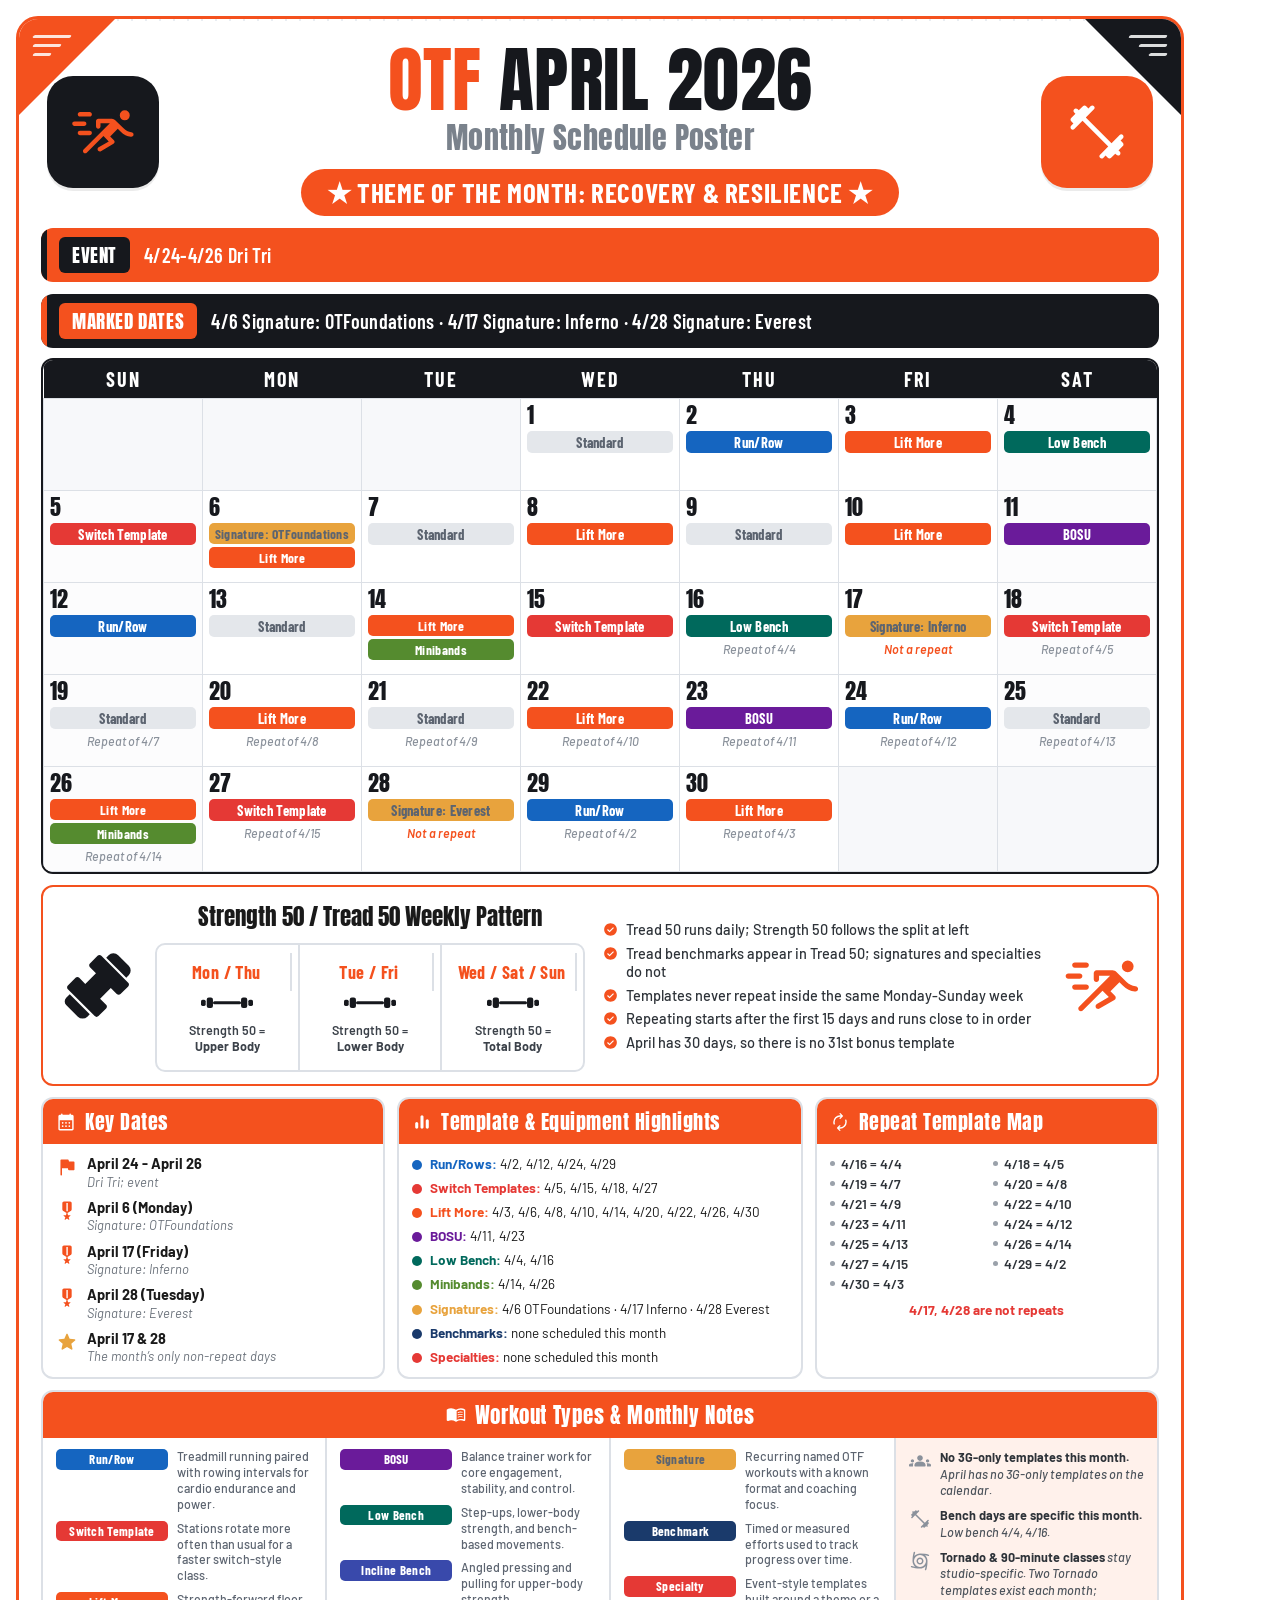
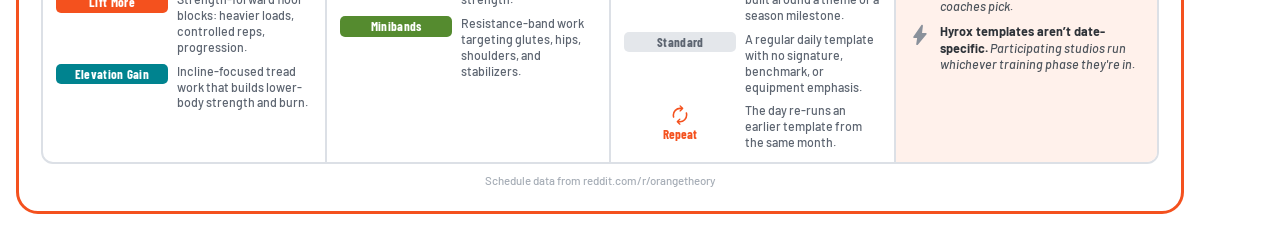
<file: out/otf_2026-04.html>
<!DOCTYPE html>
<html lang="en">
<head>
<meta charset="utf-8">
<title>OTF APRIL 2026 Schedule</title>
<style>
/* latin */
@font-face {
  font-family: 'Anton';
  font-style: normal;
  font-weight: 400;
  font-display: block;
  src: url([data-uri]) format('woff2');
  unicode-range: U+0000-00FF, U+0131, U+0152-0153, U+02BB-02BC, U+02C6, U+02DA, U+02DC, U+0304, U+0308, U+0329, U+2000-206F, U+20AC, U+2122, U+2191, U+2193, U+2212, U+2215, U+FEFF, U+FFFD;
}
/* latin */
@font-face {
  font-family: 'Barlow';
  font-style: italic;
  font-weight: 400;
  font-display: block;
  src: url([data-uri]) format('woff2');
  unicode-range: U+0000-00FF, U+0131, U+0152-0153, U+02BB-02BC, U+02C6, U+02DA, U+02DC, U+0304, U+0308, U+0329, U+2000-206F, U+20AC, U+2122, U+2191, U+2193, U+2212, U+2215, U+FEFF, U+FFFD;
}
/* latin */
@font-face {
  font-family: 'Barlow';
  font-style: italic;
  font-weight: 500;
  font-display: block;
  src: url([data-uri]) format('woff2');
  unicode-range: U+0000-00FF, U+0131, U+0152-0153, U+02BB-02BC, U+02C6, U+02DA, U+02DC, U+0304, U+0308, U+0329, U+2000-206F, U+20AC, U+2122, U+2191, U+2193, U+2212, U+2215, U+FEFF, U+FFFD;
}
/* latin */
@font-face {
  font-family: 'Barlow';
  font-style: italic;
  font-weight: 600;
  font-display: block;
  src: url([data-uri]) format('woff2');
  unicode-range: U+0000-00FF, U+0131, U+0152-0153, U+02BB-02BC, U+02C6, U+02DA, U+02DC, U+0304, U+0308, U+0329, U+2000-206F, U+20AC, U+2122, U+2191, U+2193, U+2212, U+2215, U+FEFF, U+FFFD;
}
/* latin */
@font-face {
  font-family: 'Barlow';
  font-style: normal;
  font-weight: 400;
  font-display: block;
  src: url([data-uri]) format('woff2');
  unicode-range: U+0000-00FF, U+0131, U+0152-0153, U+02BB-02BC, U+02C6, U+02DA, U+02DC, U+0304, U+0308, U+0329, U+2000-206F, U+20AC, U+2122, U+2191, U+2193, U+2212, U+2215, U+FEFF, U+FFFD;
}
/* latin */
@font-face {
  font-family: 'Barlow';
  font-style: normal;
  font-weight: 500;
  font-display: block;
  src: url([data-uri]) format('woff2');
  unicode-range: U+0000-00FF, U+0131, U+0152-0153, U+02BB-02BC, U+02C6, U+02DA, U+02DC, U+0304, U+0308, U+0329, U+2000-206F, U+20AC, U+2122, U+2191, U+2193, U+2212, U+2215, U+FEFF, U+FFFD;
}
/* latin */
@font-face {
  font-family: 'Barlow';
  font-style: normal;
  font-weight: 600;
  font-display: block;
  src: url([data-uri]) format('woff2');
  unicode-range: U+0000-00FF, U+0131, U+0152-0153, U+02BB-02BC, U+02C6, U+02DA, U+02DC, U+0304, U+0308, U+0329, U+2000-206F, U+20AC, U+2122, U+2191, U+2193, U+2212, U+2215, U+FEFF, U+FFFD;
}
/* latin */
@font-face {
  font-family: 'Barlow';
  font-style: normal;
  font-weight: 700;
  font-display: block;
  src: url([data-uri]) format('woff2');
  unicode-range: U+0000-00FF, U+0131, U+0152-0153, U+02BB-02BC, U+02C6, U+02DA, U+02DC, U+0304, U+0308, U+0329, U+2000-206F, U+20AC, U+2122, U+2191, U+2193, U+2212, U+2215, U+FEFF, U+FFFD;
}
/* latin */
@font-face {
  font-family: 'Barlow Condensed';
  font-style: normal;
  font-weight: 500;
  font-display: block;
  src: url([data-uri]) format('woff2');
  unicode-range: U+0000-00FF, U+0131, U+0152-0153, U+02BB-02BC, U+02C6, U+02DA, U+02DC, U+0304, U+0308, U+0329, U+2000-206F, U+20AC, U+2122, U+2191, U+2193, U+2212, U+2215, U+FEFF, U+FFFD;
}
/* latin */
@font-face {
  font-family: 'Barlow Condensed';
  font-style: normal;
  font-weight: 600;
  font-display: block;
  src: url([data-uri]) format('woff2');
  unicode-range: U+0000-00FF, U+0131, U+0152-0153, U+02BB-02BC, U+02C6, U+02DA, U+02DC, U+0304, U+0308, U+0329, U+2000-206F, U+20AC, U+2122, U+2191, U+2193, U+2212, U+2215, U+FEFF, U+FFFD;
}
/* latin */
@font-face {
  font-family: 'Barlow Condensed';
  font-style: normal;
  font-weight: 700;
  font-display: block;
  src: url([data-uri]) format('woff2');
  unicode-range: U+0000-00FF, U+0131, U+0152-0153, U+02BB-02BC, U+02C6, U+02DA, U+02DC, U+0304, U+0308, U+0329, U+2000-206F, U+20AC, U+2122, U+2191, U+2193, U+2212, U+2215, U+FEFF, U+FFFD;
}

  :root{
    --orange:#F4511E;
    --orange-lt:#FFF1EB;
    --ink:#1A1A1A;
    --line:#DCE0E6;
  }
  *{box-sizing:border-box;margin:0;padding:0;}
  body{
    width:1200px;background:#fff;font-family:'Barlow',system-ui,sans-serif;color:var(--ink);
    -webkit-font-smoothing:antialiased;
  }
  .poster{width:1200px;padding:16px;background:#fff;}
  .frame{
    border:3px solid var(--orange);border-radius:22px;padding:22px 22px 24px;position:relative;overflow:hidden;
    background:radial-gradient(circle at 1px 1px, #E9EDF2 1.1px, transparent 1.1px) 0 0/14px 14px;
    background-repeat:repeat-x;background-size:14px 14px;background-color:#fff;
  }
  /* corner accents */
  .corner{position:absolute;width:0;height:0;z-index:2;}
  .corner.tl{top:0;left:0;border-top:96px solid var(--orange);border-right:96px solid transparent;}
  .corner.tr{top:0;right:0;border-top:96px solid #16181D;border-left:96px solid transparent;}
  .speed{position:absolute;z-index:3;}
  .speed span{display:block;height:3px;background:#fff;border-radius:2px;margin-bottom:6px;transform:skewX(-28deg);opacity:.85;}
  .speed.tl{top:16px;left:14px;}
  .speed.tr{top:16px;right:14px;text-align:right;}
  .speed.tr span{margin-left:auto}
  .speed span:nth-child(1){width:38px}
  .speed span:nth-child(2){width:28px}
  .speed span:nth-child(3){width:18px}

  /* ---------- header ---------- */
  header{display:flex;align-items:center;justify-content:space-between;gap:14px;position:relative;z-index:4;padding:6px 6px 0;}
  .brandwrap{text-align:center;flex:1;}
  h1{font-family:'Anton',Impact,sans-serif;font-size:72px;line-height:.92;letter-spacing:.5px;font-weight:400;}
  h1 .otf{color:var(--orange);}
  h1 .mo{color:#16181D;}
  .sub{font-family:'Anton',sans-serif;font-size:30px;color:#7A828C;letter-spacing:.4px;margin-top:2px;font-weight:400;}
  .theme{
    display:inline-block;background:var(--orange);color:#fff;font-family:'Barlow Condensed',sans-serif;
    font-weight:700;font-size:27px;letter-spacing:.6px;padding:7px 26px;border-radius:999px;margin-top:9px;
  }
  .tagline{font-style:italic;color:#7A828C;font-size:17px;font-weight:600;margin-top:7px;letter-spacing:.2px;}
  .tagline b{color:var(--orange);font-style:italic;}
  .hero-icon{width:112px;height:112px;flex:0 0 112px;border-radius:26px;display:flex;align-items:center;justify-content:center;box-shadow:0 3px 0 rgba(0,0,0,.08);}
  .hero-icon svg{width:66px;height:66px;display:block;}
  .hero-icon.dark{background:#16181D;color:var(--orange);}
  .hero-icon.accent{background:var(--orange);color:#fff;}

  /* ---------- marked-dates ribbon ---------- */
  .ribbon{
    margin:12px 0 10px;border-radius:12px;background:#16181D;color:#fff;display:flex;align-items:center;
    padding:9px 18px;gap:14px;position:relative;overflow:hidden;
  }
  .ribbon:before{content:"";position:absolute;inset:0;background:linear-gradient(90deg,var(--orange) 0 6px,transparent 6px);}
  .ribbon .tag{background:var(--orange);color:#fff;font-family:'Anton',sans-serif;font-size:19px;letter-spacing:.6px;padding:4px 13px;border-radius:6px;white-space:nowrap;}
  .ribbon .txt{font-family:'Barlow Condensed',sans-serif;font-weight:600;font-size:20px;letter-spacing:.3px;}
  .ribbon .txt em{color:#FFB59A;font-style:italic;}
  .ribbon.event{background:var(--orange);margin-bottom:8px;}
  .ribbon.event:before{background:linear-gradient(90deg,#16181D 0 6px,transparent 6px);}
  .ribbon.event .tag{background:#16181D;}

  /* ---------- calendar ---------- */
  .cal{border:2px solid #16181D;border-radius:12px;overflow:hidden;position:relative;z-index:4;}
  .cal table{width:100%;border-collapse:collapse;table-layout:fixed;}
  .cal th{
    background:#16181D;color:#fff;font-family:'Barlow Condensed',sans-serif;font-weight:700;
    font-size:20px;letter-spacing:2px;padding:7px 0;text-transform:uppercase;
  }
  .cal td{border:1px solid var(--line);vertical-align:top;height:92px;padding:5px 6px 7px;background:#fff;position:relative;}
  .cal td.blank{background:#F7F8FA;}
  .cal td.weekend{background:#FCFCFD;}
  .dnum{font-family:'Anton',sans-serif;font-size:22px;line-height:1;color:#16181D;font-weight:400;}
  .pills{margin-top:5px;display:flex;flex-direction:column;gap:3px;align-items:stretch;}
  .pill{
    font-family:'Barlow Condensed',sans-serif;font-weight:700;font-size:14.5px;letter-spacing:.3px;
    color:#fff;text-align:center;border-radius:5px;padding:3px 4px;line-height:1.12;
  }
  .pill.two{font-size:13.5px;}
  .g3{float:right;background:#16181D;color:#fff;font-family:'Barlow Condensed',sans-serif;
      font-size:11px;font-weight:700;letter-spacing:.5px;padding:1px 5px;border-radius:4px;
      line-height:1.35;}
  .note{font-size:12.5px;color:#8A919B;font-style:italic;margin-top:4px;text-align:center;font-weight:500;}
  .note.flag{color:var(--orange);font-weight:600;}

  /* ---------- panels ---------- */
  .panel{border:2px solid var(--line);border-radius:12px;background:#fff;overflow:hidden;}
  .panel .ph{
    display:flex;align-items:center;gap:9px;background:var(--orange);color:#fff;padding:7px 13px;
    font-family:'Anton',sans-serif;font-size:20px;letter-spacing:.5px;font-weight:400;
  }
  .panel .ph svg{width:20px;height:20px;fill:#fff;flex:0 0 20px;}
  .panel .pb{padding:11px 13px 12px;}

  /* strength row */
  .strength{margin-top:11px;border:2px solid var(--orange);border-radius:12px;padding:12px 16px;display:flex;align-items:center;gap:18px;}
  .strength .kb{width:78px;flex:0 0 78px;display:flex;align-items:center;justify-content:center;}
  .strength .kb svg{width:78px;height:78px;}
  .s-mid{flex:0 0 430px;}
  .s-title{font-family:'Anton',sans-serif;font-size:23px;text-align:center;margin-bottom:9px;font-weight:400;}
  .split{display:flex;border:2px solid var(--line);border-radius:10px;overflow:hidden;}
  .split div{flex:1;padding:8px 6px;text-align:center;border-right:2px solid var(--line);}
  .split div:last-child{border-right:none;}
  .split .d{font-family:'Barlow Condensed',sans-serif;font-weight:700;color:var(--orange);font-size:18px;letter-spacing:.4px;}
  .split .bb{margin:5px auto;display:block;width:52px;}
  .split .b{font-size:12.5px;font-weight:600;color:#3C424A;line-height:1.25;}
  .s-list{flex:1;}
  .s-list li{list-style:none;display:flex;gap:8px;align-items:flex-start;font-size:14.5px;font-weight:500;margin-bottom:5.5px;color:#2E3339;line-height:1.25;}
  .s-list li:last-child{margin-bottom:0;}
  .chk{flex:0 0 15px;width:15px;height:15px;margin-top:2px;}
  .s-run{width:78px;flex:0 0 78px;display:flex;align-items:center;justify-content:center;}
  .s-run svg{width:78px;height:78px;}

  /* three-column row */
  .row3{display:grid;grid-template-columns:1fr 1.18fr 1fr;gap:12px;margin-top:11px;}
  .kd{display:flex;gap:9px;margin-bottom:9px;align-items:flex-start;}
  .kd:last-child{margin-bottom:0;}
  .kd .ic{flex:0 0 22px;width:22px;height:22px;margin-top:1px;}
  .kd .d{font-weight:700;font-size:14.5px;line-height:1.2;}
  .kd .t{font-size:13px;color:#6B727B;font-style:italic;line-height:1.25;margin-top:1px;}
  .hl{display:flex;gap:8px;font-size:13.5px;margin-bottom:6.5px;line-height:1.3;align-items:baseline;}
  .hl:last-child{margin-bottom:0;}
  .dot{flex:0 0 10px;width:10px;height:10px;border-radius:50%;position:relative;top:1px;}
  .hl b{font-weight:700;}
  .map{display:grid;grid-template-columns:1fr 1fr;gap:3px 12px;}
  .map div{font-size:13.5px;font-weight:600;color:#2E3339;display:flex;gap:6px;align-items:baseline;}
  .map div:before{content:"";width:5px;height:5px;border-radius:50%;background:#9AA1AA;position:relative;top:-3px;}
  .mapnote{margin-top:9px;color:#E53935;font-weight:700;font-size:13.5px;text-align:center;line-height:1.3;}
  .mapnote span{display:block;color:#8A919B;font-weight:600;font-style:italic;font-size:12.5px;margin-top:3px;}
  .empty{font-size:13px;color:#8A919B;font-style:italic;}

  /* bottom */
  .bottom{margin-top:11px;border:2px solid var(--line);border-radius:12px;overflow:hidden;}
  .bottom .bh{background:var(--orange);color:#fff;text-align:center;padding:7px;font-family:'Anton',sans-serif;font-size:21px;letter-spacing:.6px;display:flex;justify-content:center;align-items:center;gap:9px;font-weight:400;}
  .bottom .bh svg{width:20px;height:20px;fill:#fff;}
  .bwrap{display:grid;grid-template-columns:1fr 1fr 1fr 0.92fr;}
  .bcol{padding:11px 13px;border-right:2px solid var(--line);}
  .bcol:last-child{border-right:none;background:var(--orange-lt);}
  .btype{display:flex;gap:9px;margin-bottom:8px;align-items:flex-start;}
  .btype:last-child{margin-bottom:0;}
  .btype .pill{flex:0 0 112px;font-size:13px;padding:3px 4px;}
  .btype p{font-size:12.4px;color:#5C6470;line-height:1.28;font-weight:500;}
  .bnote{display:flex;gap:9px;align-items:flex-start;margin-bottom:9px;}
  .bnote:last-child{margin-bottom:0;}
  .bnote svg{flex:0 0 22px;width:22px;height:22px;fill:#8A919B;margin-top:1px;}
  .bnote p{font-size:12.6px;font-style:italic;color:#4C535B;line-height:1.3;font-weight:500;}
  .bnote p b{font-style:normal;font-weight:700;color:#2E3339;}
  .repeat-ic{display:inline-block;vertical-align:middle;width:22px;height:22px;fill:var(--orange);}
  .credit{margin-top:9px;text-align:center;font-size:11.5px;color:#A6ADB6;font-weight:500;}
</style>
</head>
<body>
<div class="poster">
<div class="frame">
  <div class="corner tl"></div><div class="corner tr"></div>
  <div class="speed tl"><span></span><span></span><span></span></div>
  <div class="speed tr"><span></span><span></span><span></span></div>

  <header>
    <div class="hero-icon dark"><svg viewBox="0 -960 960 960" fill="currentColor" xmlns="http://www.w3.org/2000/svg"><path d="M486.54-421.17 243.22-179.33q-9.5 9.72-22.69 9.72-13.18 0-22.9-9.65-9.72-9.65-9.72-23.27t9.72-23.38l382.22-381.46H443.59v45.46q0 13.88-9.51 23.37-9.51 9.5-23.42 9.5-13.9 0-23.12-9.5-9.21-9.49-9.21-23.37v-76.66q0-14.42 9.82-24.24 9.82-9.82 24.24-9.82h197.76q13.65 0 26.1 5.6 12.45 5.6 21.88 14.79l121.02 119.26q23.07 23.07 52.09 36.71 29.02 13.64 60.3 19.4 13.91 2.49 24.27 12.7 10.36 10.21 8.36 24.2-2 14.98-13.15 22.91-11.16 7.93-26.24 5.45-41.24-6-78.45-22.5-37.22-16.5-67.7-48.22l-44.09-43.84L584.37-416l54.65 54.65q12.2 12.44 9.96 28.47-2.24 16.03-16.91 24.99L449.74-201.61q-11.96 6.48-25.16 3.01-13.19-3.47-19.55-15.2-6.36-11.72-3.12-24.8 3.24-13.07 15.2-19.79L564-343.48l-77.46-77.69Zm-341.08-12.61q-13.78 0-23.21-9.46-9.42-9.47-9.42-23.3t9.42-23.17q9.43-9.33 23.21-9.33h140q13.88 0 23.37 9.46 9.5 9.46 9.5 23.29 0 13.83-9.5 23.17-9.49 9.34-23.37 9.34h-140Zm-80-135.26q-13.78 0-23.21-9.51-9.42-9.51-9.42-23.42 0-13.9 9.42-23.24 9.43-9.33 23.21-9.33h140q13.88 0 23.37 9.51 9.5 9.51 9.5 23.41t-9.5 23.24q-9.49 9.34-23.37 9.34h-140Zm731.27-80.48q-29.91 0-51.29-21.19-21.37-21.18-21.37-51.53t21.37-51.44q21.38-21.1 51.29-21.1 29.68 0 51.02 21.3 21.34 21.31 21.34 51.42 0 30.1-21.34 51.32t-51.02 21.22Zm-651.27-55.02q-13.78 0-23.21-9.47-9.42-9.46-9.42-23.29 0-13.83 9.42-23.17 9.43-9.33 23.21-9.33h140q13.88 0 23.37 9.46 9.5 9.46 9.5 23.29 0 13.83-9.5 23.17-9.49 9.34-23.37 9.34h-140Z"/></svg></div>
    <div class="brandwrap">
      <h1><span class="otf">OTF</span> <span class="mo">APRIL 2026</span></h1>
      <div class="sub">Monthly Schedule Poster</div>
<div class="theme">&#9733; THEME OF THE MONTH: RECOVERY &amp; RESILIENCE &#9733;</div>    </div>
    <div class="hero-icon accent"><svg viewBox="0 -960 960 960" fill="currentColor" xmlns="http://www.w3.org/2000/svg"><path d="M269.2-643.3 150.11-524.22q-9.96 9.96-23.03 9.84-13.08-.12-23.04-10.08-8.95-8.95-9.33-22.53-.38-13.58 8.57-23.53l33.61-34.37L105-637.02q-10.2-10.2-10.2-23.99T105-685l61.37-61.37-17.89-17.65q-10.44-10.2-10.44-23.99t10.2-23.75q9.19-9.44 23.37-9.82 14.17-.38 24.37 8.82l18.65 18.13L275-855q10.2-10.2 23.99-10.2t24.23 10.2l31.89 31.89 34.61-33.85q9.95-8.95 23.15-8.95t22.91 9.71q9.96 10.2 9.96 23.28 0 13.07-9.96 23.03L316.93-691.04l374.11 374.11 118.85-118.85q9.96-9.96 23.15-9.96 13.2 0 23.16 9.96 8.95 8.95 9.33 22.65.38 13.7-8.57 23.41l-33.85 34.61L855-323.22q10.2 10.44 10.2 24.23 0 13.79-10.2 23.99l-62.37 62.37 18.13 17.65q10.2 10.2 10.2 23.99t-10.2 23.75q-10.19 10.2-23.87 10.2-13.67 0-23.87-10.44l-17.65-17.89L685-105q-10.2 10.2-23.99 10.2T637.02-105l-32.13-31.89-34.61 33.85q-9.95 8.95-23.03 8.83-13.08-.12-22.79-9.83-10.2-9.96-10.2-23.04 0-13.07 10.2-23.27L643.3-269.2 269.2-643.3Z"/></svg></div>
  </header>

  <div class="ribbon event">
    <span class="tag">EVENT</span>
    <span class="txt">4/24-4/26 Dri Tri</span>
  </div>

  <div class="ribbon">
    <span class="tag">MARKED DATES</span>
    <span class="txt">4/6 Signature: OTFoundations &middot; 4/17 Signature: Inferno &middot; 4/28 Signature: Everest</span>
  </div>

  <div class="cal">
    <table>
      <thead><tr><th>Sun</th><th>Mon</th><th>Tue</th><th>Wed</th><th>Thu</th><th>Fri</th><th>Sat</th></tr></thead>
      <tbody>
        <tr>
<td class="blank"></td>
<td class="blank"></td>
<td class="blank"></td>
          <td>
            <div class="dnum">1</div>
            <div class="pills">
              <div class="pill" style="background:#E4E7EB;color:#5C6470">Standard</div>
            </div>
          </td>
          <td>
            <div class="dnum">2</div>
            <div class="pills">
              <div class="pill" style="background:#1565C0;color:#fff">Run/Row</div>
            </div>
          </td>
          <td>
            <div class="dnum">3</div>
            <div class="pills">
              <div class="pill" style="background:#F4511E;color:#fff">Lift More</div>
            </div>
          </td>
          <td class="weekend">
            <div class="dnum">4</div>
            <div class="pills">
              <div class="pill" style="background:#00695C;color:#fff">Low Bench</div>
            </div>
          </td>
        </tr>
        <tr>
          <td class="weekend">
            <div class="dnum">5</div>
            <div class="pills">
              <div class="pill" style="background:#E53935;color:#fff">Switch Template</div>
            </div>
          </td>
          <td>
            <div class="dnum">6</div>
            <div class="pills">
              <div class="pill two" style="background:#E8A33D;color:#5C6470">Signature: OTFoundations</div>
              <div class="pill two" style="background:#F4511E;color:#fff">Lift More</div>
            </div>
          </td>
          <td>
            <div class="dnum">7</div>
            <div class="pills">
              <div class="pill" style="background:#E4E7EB;color:#5C6470">Standard</div>
            </div>
          </td>
          <td>
            <div class="dnum">8</div>
            <div class="pills">
              <div class="pill" style="background:#F4511E;color:#fff">Lift More</div>
            </div>
          </td>
          <td>
            <div class="dnum">9</div>
            <div class="pills">
              <div class="pill" style="background:#E4E7EB;color:#5C6470">Standard</div>
            </div>
          </td>
          <td>
            <div class="dnum">10</div>
            <div class="pills">
              <div class="pill" style="background:#F4511E;color:#fff">Lift More</div>
            </div>
          </td>
          <td class="weekend">
            <div class="dnum">11</div>
            <div class="pills">
              <div class="pill" style="background:#6A1B9A;color:#fff">BOSU</div>
            </div>
          </td>
        </tr>
        <tr>
          <td class="weekend">
            <div class="dnum">12</div>
            <div class="pills">
              <div class="pill" style="background:#1565C0;color:#fff">Run/Row</div>
            </div>
          </td>
          <td>
            <div class="dnum">13</div>
            <div class="pills">
              <div class="pill" style="background:#E4E7EB;color:#5C6470">Standard</div>
            </div>
          </td>
          <td>
            <div class="dnum">14</div>
            <div class="pills">
              <div class="pill two" style="background:#F4511E;color:#fff">Lift More</div>
              <div class="pill two" style="background:#558B2F;color:#fff">Minibands</div>
            </div>
          </td>
          <td>
            <div class="dnum">15</div>
            <div class="pills">
              <div class="pill" style="background:#E53935;color:#fff">Switch Template</div>
            </div>
          </td>
          <td>
            <div class="dnum">16</div>
            <div class="pills">
              <div class="pill" style="background:#00695C;color:#fff">Low Bench</div>
            </div>
<div class="note">Repeat of 4/4</div>          </td>
          <td>
            <div class="dnum">17</div>
            <div class="pills">
              <div class="pill" style="background:#E8A33D;color:#5C6470">Signature: Inferno</div>
            </div>
<div class="note flag">Not a repeat</div>          </td>
          <td class="weekend">
            <div class="dnum">18</div>
            <div class="pills">
              <div class="pill" style="background:#E53935;color:#fff">Switch Template</div>
            </div>
<div class="note">Repeat of 4/5</div>          </td>
        </tr>
        <tr>
          <td class="weekend">
            <div class="dnum">19</div>
            <div class="pills">
              <div class="pill" style="background:#E4E7EB;color:#5C6470">Standard</div>
            </div>
<div class="note">Repeat of 4/7</div>          </td>
          <td>
            <div class="dnum">20</div>
            <div class="pills">
              <div class="pill" style="background:#F4511E;color:#fff">Lift More</div>
            </div>
<div class="note">Repeat of 4/8</div>          </td>
          <td>
            <div class="dnum">21</div>
            <div class="pills">
              <div class="pill" style="background:#E4E7EB;color:#5C6470">Standard</div>
            </div>
<div class="note">Repeat of 4/9</div>          </td>
          <td>
            <div class="dnum">22</div>
            <div class="pills">
              <div class="pill" style="background:#F4511E;color:#fff">Lift More</div>
            </div>
<div class="note">Repeat of 4/10</div>          </td>
          <td>
            <div class="dnum">23</div>
            <div class="pills">
              <div class="pill" style="background:#6A1B9A;color:#fff">BOSU</div>
            </div>
<div class="note">Repeat of 4/11</div>          </td>
          <td>
            <div class="dnum">24</div>
            <div class="pills">
              <div class="pill" style="background:#1565C0;color:#fff">Run/Row</div>
            </div>
<div class="note">Repeat of 4/12</div>          </td>
          <td class="weekend">
            <div class="dnum">25</div>
            <div class="pills">
              <div class="pill" style="background:#E4E7EB;color:#5C6470">Standard</div>
            </div>
<div class="note">Repeat of 4/13</div>          </td>
        </tr>
        <tr>
          <td class="weekend">
            <div class="dnum">26</div>
            <div class="pills">
              <div class="pill two" style="background:#F4511E;color:#fff">Lift More</div>
              <div class="pill two" style="background:#558B2F;color:#fff">Minibands</div>
            </div>
<div class="note">Repeat of 4/14</div>          </td>
          <td>
            <div class="dnum">27</div>
            <div class="pills">
              <div class="pill" style="background:#E53935;color:#fff">Switch Template</div>
            </div>
<div class="note">Repeat of 4/15</div>          </td>
          <td>
            <div class="dnum">28</div>
            <div class="pills">
              <div class="pill" style="background:#E8A33D;color:#5C6470">Signature: Everest</div>
            </div>
<div class="note flag">Not a repeat</div>          </td>
          <td>
            <div class="dnum">29</div>
            <div class="pills">
              <div class="pill" style="background:#1565C0;color:#fff">Run/Row</div>
            </div>
<div class="note">Repeat of 4/2</div>          </td>
          <td>
            <div class="dnum">30</div>
            <div class="pills">
              <div class="pill" style="background:#F4511E;color:#fff">Lift More</div>
            </div>
<div class="note">Repeat of 4/3</div>          </td>
<td class="blank"></td>
<td class="blank"></td>
        </tr>
      </tbody>
    </table>
  </div>

  <div class="strength">
    <div class="kb"><svg viewBox="0 -960 960 960" fill="currentColor" xmlns="http://www.w3.org/2000/svg" style="color:#16181D"><path d="M827.91-582.13 581.37-828.91l29.52-30.29q23.72-23.95 58.56-23.57 34.83.38 58.79 24.34L858.2-728.48q23.71 23.96 23.83 58.41.12 34.46-23.83 58.18l-30.29 29.76Zm-478.8 479.56q-23.96 23.96-58.41 23.96-34.46 0-58.42-23.96L88.33-246.52q-17.96-17.96-17.84-44.3.12-26.33 18.08-44.29l43.76-43.52 246.3 246.3-29.52 29.76Zm136.56-6.76q-9.71 9.72-23.03 9.72-13.31 0-23.03-9.72L109.09-439.85q-9.72-9.72-9.6-22.91.12-13.2 9.84-22.91l94.43-94.44q9.72-9.72 22.79-9.72 13.08 0 22.8 9.72l74.13 74.37 131.54-131.54-74.13-74.13q-9.72-9.72-9.72-22.92 0-13.19 9.72-22.91l93.68-94.67q9.71-9.48 23.17-9.48t23.17 9.48l330.76 330.76q9.72 9.72 9.72 23.29 0 13.58-9.48 23.29l-94.67 93.68q-9.72 9.72-23.03 9.72-13.32 0-23.04-9.72l-73.89-74.13-131.54 131.54 74.13 74.13q9.72 9.72 9.84 22.8.12 13.07-9.6 22.79l-94.44 94.43Z"/></svg></div>
    <div class="s-mid">
      <div class="s-title">Strength 50 / Tread 50 Weekly Pattern</div>
      <div class="split">
        <div>
          <div class="d">Mon / Thu</div>
          <svg class="bb" viewBox="0 0 100 26"><rect x="0" y="7" width="9" height="12" rx="3" fill="#16181D"/><rect x="11" y="3" width="12" height="20" rx="4" fill="#16181D"/><rect x="23" y="10" width="54" height="6" rx="3" fill="#16181D"/><rect x="77" y="3" width="12" height="20" rx="4" fill="#16181D"/><rect x="91" y="7" width="9" height="12" rx="3" fill="#16181D"/></svg>
          <div class="b">Strength 50 =<br><b>Upper Body</b></div>
        </div>
        <div>
          <div class="d">Tue / Fri</div>
          <svg class="bb" viewBox="0 0 100 26"><rect x="0" y="7" width="9" height="12" rx="3" fill="#16181D"/><rect x="11" y="3" width="12" height="20" rx="4" fill="#16181D"/><rect x="23" y="10" width="54" height="6" rx="3" fill="#16181D"/><rect x="77" y="3" width="12" height="20" rx="4" fill="#16181D"/><rect x="91" y="7" width="9" height="12" rx="3" fill="#16181D"/></svg>
          <div class="b">Strength 50 =<br><b>Lower Body</b></div>
        </div>
        <div>
          <div class="d">Wed / Sat / Sun</div>
          <svg class="bb" viewBox="0 0 100 26"><rect x="0" y="7" width="9" height="12" rx="3" fill="#16181D"/><rect x="11" y="3" width="12" height="20" rx="4" fill="#16181D"/><rect x="23" y="10" width="54" height="6" rx="3" fill="#16181D"/><rect x="77" y="3" width="12" height="20" rx="4" fill="#16181D"/><rect x="91" y="7" width="9" height="12" rx="3" fill="#16181D"/></svg>
          <div class="b">Strength 50 =<br><b>Total Body</b></div>
        </div>
      </div>
    </div>
    <ul class="s-list">
<li><svg viewBox="0 -960 960 960" fill="currentColor" xmlns="http://www.w3.org/2000/svg" class="chk" style="color:#F4511E"><path d="m420.52-395.22-93.45-93.45q-9.96-9.96-24.42-9.96t-25.61 10.96q-9.95 10.19-9.95 24.63 0 14.43 10.19 24.39l119.13 120.13q10.31 10.19 24.05 10.19t24.17-10.19l236.13-236.37q11.2-10.96 11.2-25.3t-11.2-25.48q-10.96-9.96-25.92-9.46t-25.1 10.46L420.52-395.22Zm59.51 321.2q-83.46 0-157.54-31.88-74.07-31.88-129.39-87.2-55.32-55.32-87.2-129.36-31.88-74.04-31.88-157.51 0-84.46 31.88-158.54 31.88-74.07 87.16-128.9 55.28-54.84 129.34-86.82 74.06-31.99 157.55-31.99 84.48 0 158.59 31.97 74.1 31.97 128.91 86.77 54.82 54.8 86.79 128.88 31.98 74.08 31.98 158.6 0 83.5-31.99 157.57-31.98 74.07-86.82 129.36-54.83 55.29-128.87 87.17-74.04 31.88-158.51 31.88Z"/></svg><span>Tread 50 runs daily; Strength 50 follows the split at left</span></li><li><svg viewBox="0 -960 960 960" fill="currentColor" xmlns="http://www.w3.org/2000/svg" class="chk" style="color:#F4511E"><path d="m420.52-395.22-93.45-93.45q-9.96-9.96-24.42-9.96t-25.61 10.96q-9.95 10.19-9.95 24.63 0 14.43 10.19 24.39l119.13 120.13q10.31 10.19 24.05 10.19t24.17-10.19l236.13-236.37q11.2-10.96 11.2-25.3t-11.2-25.48q-10.96-9.96-25.92-9.46t-25.1 10.46L420.52-395.22Zm59.51 321.2q-83.46 0-157.54-31.88-74.07-31.88-129.39-87.2-55.32-55.32-87.2-129.36-31.88-74.04-31.88-157.51 0-84.46 31.88-158.54 31.88-74.07 87.16-128.9 55.28-54.84 129.34-86.82 74.06-31.99 157.55-31.99 84.48 0 158.59 31.97 74.1 31.97 128.91 86.77 54.82 54.8 86.79 128.88 31.98 74.08 31.98 158.6 0 83.5-31.99 157.57-31.98 74.07-86.82 129.36-54.83 55.29-128.87 87.17-74.04 31.88-158.51 31.88Z"/></svg><span>Tread benchmarks appear in Tread 50; signatures and specialties do not</span></li><li><svg viewBox="0 -960 960 960" fill="currentColor" xmlns="http://www.w3.org/2000/svg" class="chk" style="color:#F4511E"><path d="m420.52-395.22-93.45-93.45q-9.96-9.96-24.42-9.96t-25.61 10.96q-9.95 10.19-9.95 24.63 0 14.43 10.19 24.39l119.13 120.13q10.31 10.19 24.05 10.19t24.17-10.19l236.13-236.37q11.2-10.96 11.2-25.3t-11.2-25.48q-10.96-9.96-25.92-9.46t-25.1 10.46L420.52-395.22Zm59.51 321.2q-83.46 0-157.54-31.88-74.07-31.88-129.39-87.2-55.32-55.32-87.2-129.36-31.88-74.04-31.88-157.51 0-84.46 31.88-158.54 31.88-74.07 87.16-128.9 55.28-54.84 129.34-86.82 74.06-31.99 157.55-31.99 84.48 0 158.59 31.97 74.1 31.97 128.91 86.77 54.82 54.8 86.79 128.88 31.98 74.08 31.98 158.6 0 83.5-31.99 157.57-31.98 74.07-86.82 129.36-54.83 55.29-128.87 87.17-74.04 31.88-158.51 31.88Z"/></svg><span>Templates never repeat inside the same Monday-Sunday week</span></li><li><svg viewBox="0 -960 960 960" fill="currentColor" xmlns="http://www.w3.org/2000/svg" class="chk" style="color:#F4511E"><path d="m420.52-395.22-93.45-93.45q-9.96-9.96-24.42-9.96t-25.61 10.96q-9.95 10.19-9.95 24.63 0 14.43 10.19 24.39l119.13 120.13q10.31 10.19 24.05 10.19t24.17-10.19l236.13-236.37q11.2-10.96 11.2-25.3t-11.2-25.48q-10.96-9.96-25.92-9.46t-25.1 10.46L420.52-395.22Zm59.51 321.2q-83.46 0-157.54-31.88-74.07-31.88-129.39-87.2-55.32-55.32-87.2-129.36-31.88-74.04-31.88-157.51 0-84.46 31.88-158.54 31.88-74.07 87.16-128.9 55.28-54.84 129.34-86.82 74.06-31.99 157.55-31.99 84.48 0 158.59 31.97 74.1 31.97 128.91 86.77 54.82 54.8 86.79 128.88 31.98 74.08 31.98 158.6 0 83.5-31.99 157.57-31.98 74.07-86.82 129.36-54.83 55.29-128.87 87.17-74.04 31.88-158.51 31.88Z"/></svg><span>Repeating starts after the first 15 days and runs close to in order</span></li><li><svg viewBox="0 -960 960 960" fill="currentColor" xmlns="http://www.w3.org/2000/svg" class="chk" style="color:#F4511E"><path d="m420.52-395.22-93.45-93.45q-9.96-9.96-24.42-9.96t-25.61 10.96q-9.95 10.19-9.95 24.63 0 14.43 10.19 24.39l119.13 120.13q10.31 10.19 24.05 10.19t24.17-10.19l236.13-236.37q11.2-10.96 11.2-25.3t-11.2-25.48q-10.96-9.96-25.92-9.46t-25.1 10.46L420.52-395.22Zm59.51 321.2q-83.46 0-157.54-31.88-74.07-31.88-129.39-87.2-55.32-55.32-87.2-129.36-31.88-74.04-31.88-157.51 0-84.46 31.88-158.54 31.88-74.07 87.16-128.9 55.28-54.84 129.34-86.82 74.06-31.99 157.55-31.99 84.48 0 158.59 31.97 74.1 31.97 128.91 86.77 54.82 54.8 86.79 128.88 31.98 74.08 31.98 158.6 0 83.5-31.99 157.57-31.98 74.07-86.82 129.36-54.83 55.29-128.87 87.17-74.04 31.88-158.51 31.88Z"/></svg><span>April has 30 days, so there is no 31st bonus template</span></li>    </ul>
    <div class="s-run"><svg viewBox="0 -960 960 960" fill="currentColor" xmlns="http://www.w3.org/2000/svg" style="color:#F4511E"><path d="M486.54-421.17 243.22-179.33q-9.5 9.72-22.69 9.72-13.18 0-22.9-9.65-9.72-9.65-9.72-23.27t9.72-23.38l382.22-381.46H443.59v45.46q0 13.88-9.51 23.37-9.51 9.5-23.42 9.5-13.9 0-23.12-9.5-9.21-9.49-9.21-23.37v-76.66q0-14.42 9.82-24.24 9.82-9.82 24.24-9.82h197.76q13.65 0 26.1 5.6 12.45 5.6 21.88 14.79l121.02 119.26q23.07 23.07 52.09 36.71 29.02 13.64 60.3 19.4 13.91 2.49 24.27 12.7 10.36 10.21 8.36 24.2-2 14.98-13.15 22.91-11.16 7.93-26.24 5.45-41.24-6-78.45-22.5-37.22-16.5-67.7-48.22l-44.09-43.84L584.37-416l54.65 54.65q12.2 12.44 9.96 28.47-2.24 16.03-16.91 24.99L449.74-201.61q-11.96 6.48-25.16 3.01-13.19-3.47-19.55-15.2-6.36-11.72-3.12-24.8 3.24-13.07 15.2-19.79L564-343.48l-77.46-77.69Zm-341.08-12.61q-13.78 0-23.21-9.46-9.42-9.47-9.42-23.3t9.42-23.17q9.43-9.33 23.21-9.33h140q13.88 0 23.37 9.46 9.5 9.46 9.5 23.29 0 13.83-9.5 23.17-9.49 9.34-23.37 9.34h-140Zm-80-135.26q-13.78 0-23.21-9.51-9.42-9.51-9.42-23.42 0-13.9 9.42-23.24 9.43-9.33 23.21-9.33h140q13.88 0 23.37 9.51 9.5 9.51 9.5 23.41t-9.5 23.24q-9.49 9.34-23.37 9.34h-140Zm731.27-80.48q-29.91 0-51.29-21.19-21.37-21.18-21.37-51.53t21.37-51.44q21.38-21.1 51.29-21.1 29.68 0 51.02 21.3 21.34 21.31 21.34 51.42 0 30.1-21.34 51.32t-51.02 21.22Zm-651.27-55.02q-13.78 0-23.21-9.47-9.42-9.46-9.42-23.29 0-13.83 9.42-23.17 9.43-9.33 23.21-9.33h140q13.88 0 23.37 9.46 9.5 9.46 9.5 23.29 0 13.83-9.5 23.17-9.49 9.34-23.37 9.34h-140Z"/></svg></div>
  </div>

  <div class="row3">
    <div class="panel">
      <div class="ph"><svg viewBox="0 -960 960 960" fill="currentColor" xmlns="http://www.w3.org/2000/svg"><path d="M182.15-74.02q-27.6 0-47.86-20.27-20.27-20.26-20.27-47.86v-615.7q0-27.7 20.27-48.03 20.26-20.34 47.86-20.34H245v-25.85q0-14.35 9.76-24.25 9.77-9.9 24.46-9.9 14.68 0 24.77 9.9 10.08 9.9 10.08 24.25v25.85h331.86v-25.85q0-14.35 9.77-24.25 9.76-9.9 24.45-9.9t24.77 9.9q10.08 9.9 10.08 24.25v25.85h62.85q27.7 0 48.03 20.34 20.34 20.33 20.34 48.03v615.7q0 27.6-20.34 47.86-20.33 20.27-48.03 20.27h-595.7Zm0-68.13h595.7V-570h-595.7v427.85Zm297.88-256.42q-17.51 0-29.49-11.95-11.97-11.95-11.97-29.45 0-17.51 11.95-29.49 11.95-11.97 29.45-11.97 17.51 0 29.49 11.95 11.97 11.95 11.97 29.45 0 17.51-11.95 29.49-11.95 11.97-29.45 11.97Zm-189.49-11.95q-11.97-11.95-11.97-29.45 0-17.51 11.95-29.49 11.95-11.97 29.45-11.97 17.51 0 29.49 11.95 11.97 11.95 11.97 29.45 0 17.51-11.95 29.49-11.95 11.97-29.45 11.97-17.51 0-29.49-11.95Zm349.49 11.95q-17.27 0-29.37-11.95-12.09-11.95-12.09-29.45 0-17.51 12.07-29.49 12.07-11.97 29.33-11.97 17.51 0 29.49 11.95 11.97 11.95 11.97 29.45 0 17.51-11.95 29.49-11.95 11.97-29.45 11.97Zm-160 160q-17.51 0-29.49-12.07-11.97-12.07-11.97-29.33 0-17.51 11.95-29.49 11.95-11.97 29.45-11.97 17.51 0 29.49 11.95 11.97 11.95 11.97 29.45 0 17.27-11.95 29.37-11.95 12.09-29.45 12.09Zm-189.49-12.07q-11.97-12.07-11.97-29.33 0-17.51 11.95-29.49 11.95-11.97 29.45-11.97 17.51 0 29.49 11.95 11.97 11.95 11.97 29.45 0 17.27-11.95 29.37-11.95 12.09-29.45 12.09-17.51 0-29.49-12.07Zm349.49 12.07q-17.27 0-29.37-12.07-12.09-12.07-12.09-29.33 0-17.51 12.07-29.49 12.07-11.97 29.33-11.97 17.51 0 29.49 11.95 11.97 11.95 11.97 29.45 0 17.27-11.95 29.37-11.95 12.09-29.45 12.09Z"/></svg>Key Dates</div>
      <div class="pb">
        <div class="kd"><svg viewBox="0 -960 960 960" fill="currentColor" xmlns="http://www.w3.org/2000/svg" class="ic" style="color:#F4511E"><path d="M262.15-423.02v274.93q0 14.43-9.87 24.25t-24.37 9.82q-14.5 0-24.19-9.82-9.7-9.82-9.7-24.25v-623.82q0-14.43 9.82-24.37 9.82-9.94 24.25-9.94h292.58q11.94 0 21.38 7.7 9.45 7.69 11.69 19.89l13.28 58.41h204.89q14.43 0 24.37 9.94 9.94 9.94 9.94 24.37v313.82q0 14.43-9.94 24.25t-24.37 9.82H566.33q-11.94 0-21.38-7.08-9.45-7.07-11.69-19.27l-13.28-58.65H262.15Z"/></svg><div><div class="d">April 24 - April 26</div><div class="t">Dri Tri; event</div></div></div>
        <div class="kd"><svg viewBox="0 -960 960 960" fill="currentColor" xmlns="http://www.w3.org/2000/svg" class="ic" style="color:#F4511E"><path d="m480-155.74-75.63 55.91q-10.2 7.72-19.89.38-9.7-7.33-6.46-19.53l28.96-93.35-75.63-56.15q-10.2-7.72-6.34-19.15 3.86-11.44 16.29-11.44h93.59l25-96.52-139.04-81.76q-20.96-12.48-32.94-32.43-11.98-19.96-11.98-44.15v-268.7q0-28.59 19.9-48.48Q315.72-891 344.07-891h271.86q28.35 0 48.24 19.89 19.9 19.89 19.9 48.48v268.7q0 24.19-11.98 44.15-11.98 19.95-32.94 32.43l-140.04 81.76 26 96.52h92.59q12.43 0 16.29 11.44 3.86 11.43-6.34 19.15l-75.63 56.15 28.96 93.35q3.24 12.2-6.46 19.03-9.69 6.84-19.89-.88L480-155.74ZM454-825.5v347.13l30 16 30-16V-825.5h-60Z"/></svg><div><div class="d">April 6 (Monday)</div><div class="t">Signature: OTFoundations</div></div></div>
        <div class="kd"><svg viewBox="0 -960 960 960" fill="currentColor" xmlns="http://www.w3.org/2000/svg" class="ic" style="color:#F4511E"><path d="m480-155.74-75.63 55.91q-10.2 7.72-19.89.38-9.7-7.33-6.46-19.53l28.96-93.35-75.63-56.15q-10.2-7.72-6.34-19.15 3.86-11.44 16.29-11.44h93.59l25-96.52-139.04-81.76q-20.96-12.48-32.94-32.43-11.98-19.96-11.98-44.15v-268.7q0-28.59 19.9-48.48Q315.72-891 344.07-891h271.86q28.35 0 48.24 19.89 19.9 19.89 19.9 48.48v268.7q0 24.19-11.98 44.15-11.98 19.95-32.94 32.43l-140.04 81.76 26 96.52h92.59q12.43 0 16.29 11.44 3.86 11.43-6.34 19.15l-75.63 56.15 28.96 93.35q3.24 12.2-6.46 19.03-9.69 6.84-19.89-.88L480-155.74ZM454-825.5v347.13l30 16 30-16V-825.5h-60Z"/></svg><div><div class="d">April 17 (Friday)</div><div class="t">Signature: Inferno</div></div></div>
        <div class="kd"><svg viewBox="0 -960 960 960" fill="currentColor" xmlns="http://www.w3.org/2000/svg" class="ic" style="color:#F4511E"><path d="m480-155.74-75.63 55.91q-10.2 7.72-19.89.38-9.7-7.33-6.46-19.53l28.96-93.35-75.63-56.15q-10.2-7.72-6.34-19.15 3.86-11.44 16.29-11.44h93.59l25-96.52-139.04-81.76q-20.96-12.48-32.94-32.43-11.98-19.96-11.98-44.15v-268.7q0-28.59 19.9-48.48Q315.72-891 344.07-891h271.86q28.35 0 48.24 19.89 19.9 19.89 19.9 48.48v268.7q0 24.19-11.98 44.15-11.98 19.95-32.94 32.43l-140.04 81.76 26 96.52h92.59q12.43 0 16.29 11.44 3.86 11.43-6.34 19.15l-75.63 56.15 28.96 93.35q3.24 12.2-6.46 19.03-9.69 6.84-19.89-.88L480-155.74ZM454-825.5v347.13l30 16 30-16V-825.5h-60Z"/></svg><div><div class="d">April 28 (Tuesday)</div><div class="t">Signature: Everest</div></div></div>
        <div class="kd"><svg viewBox="0 -960 960 960" fill="currentColor" xmlns="http://www.w3.org/2000/svg" class="ic" style="color:#E8A33D"><path d="M480-262.3 293.52-149.83q-9.43 5.72-19.63 5.1-10.19-.62-18.15-6.34-7.96-5.71-11.82-14.79-3.85-9.07-1.62-20.51l49.24-212.48-164.47-143.48q-8.96-7.71-10.94-17.41-1.98-9.69.38-18.89 2.36-9.2 10.44-15.53 8.07-6.34 19.51-7.34l217.47-19 84.24-200.72q4.48-10.43 13.56-15.53 9.07-5.1 18.27-5.1t18.27 5.1q9.08 5.1 13.56 15.53l84.24 200.72 217.71 19q11.2 1 19.27 7.34 8.08 6.33 10.44 15.53 2.36 9.2.38 18.89-1.98 9.7-10.94 17.41L668.46-398.85l49.24 212.48q2.23 11.44-1.62 20.51-3.86 9.08-11.82 14.79-7.96 5.72-18.15 6.34-10.2.62-19.63-5.1L480-262.3Z"/></svg><div><div class="d">April 17 &amp; 28</div><div class="t">The month’s only non-repeat days</div></div></div>
      </div>
    </div>

    <div class="panel">
      <div class="ph"><svg viewBox="0 -960 960 960" fill="currentColor" xmlns="http://www.w3.org/2000/svg"><path d="M175.24-175.18q-21.22-21.16-21.22-51.45v-183.04q0-30.29 21.31-51.63 21.3-21.33 51.54-21.33t51.44 21.33q21.21 21.34 21.21 51.63v183.04q0 30.29-21.29 51.45-21.3 21.16-51.54 21.16-30.23 0-51.45-21.16Zm304.67 21.16q-30.11 0-51.32-21.28-21.22-21.28-21.22-51.42v-506.56q0-30.14 21.19-51.54 21.18-21.4 51.53-21.4 30.11 0 51.32 21.43 21.22 21.43 21.22 51.44v506.63q0 30.14-21.19 51.42-21.18 21.28-51.53 21.28Zm201.91-21.16q-21.34-21.16-21.34-51.43v-306.7q0-30.27 21.41-51.59 21.42-21.32 51.66-21.32 30.23 0 51.45 21.32 21.22 21.32 21.22 51.59v306.7q0 30.27-21.3 51.43t-51.53 21.16q-30.24 0-51.57-21.16Z"/></svg>Template &amp; Equipment Highlights</div>
      <div class="pb">
        <div class="hl"><span class="dot" style="background:#1565C0"></span><span><b style="color:#1565C0">Run/Rows:</b> 4/2, 4/12, 4/24, 4/29</span></div>
        <div class="hl"><span class="dot" style="background:#E53935"></span><span><b style="color:#E53935">Switch Templates:</b> 4/5, 4/15, 4/18, 4/27</span></div>
        <div class="hl"><span class="dot" style="background:#F4511E"></span><span><b style="color:#F4511E">Lift More:</b> 4/3, 4/6, 4/8, 4/10, 4/14, 4/20, 4/22, 4/26, 4/30</span></div>
        <div class="hl"><span class="dot" style="background:#6A1B9A"></span><span><b style="color:#6A1B9A">BOSU:</b> 4/11, 4/23</span></div>
        <div class="hl"><span class="dot" style="background:#00695C"></span><span><b style="color:#00695C">Low Bench:</b> 4/4, 4/16</span></div>
        <div class="hl"><span class="dot" style="background:#558B2F"></span><span><b style="color:#558B2F">Minibands:</b> 4/14, 4/26</span></div>
        <div class="hl"><span class="dot" style="background:#E8A33D"></span><span><b style="color:#E8A33D">Signatures:</b> 4/6 OTFoundations · 4/17 Inferno · 4/28 Everest</span></div>
        <div class="hl"><span class="dot" style="background:#1A3A6B"></span><span><b style="color:#1A3A6B">Benchmarks:</b> none scheduled this month</span></div>
        <div class="hl"><span class="dot" style="background:#E53935"></span><span><b style="color:#E53935">Specialties:</b> none scheduled this month</span></div>
      </div>
    </div>

    <div class="panel">
      <div class="ph"><svg viewBox="0 -960 960 960" fill="currentColor" xmlns="http://www.w3.org/2000/svg"><path d="M224.07-478.48q0 19.76 2.5 38.16 2.5 18.41 7.02 35.17 3.48 13.67-1.26 27.35-4.74 13.67-17.18 19.87-12.43 6.19-25.61.95-13.17-5.24-17.65-17.67-8.48-25.72-12.22-51.18-3.74-25.45-3.74-52.65 0-131.95 95.34-227.77 95.34-95.82 227.06-95.82h43l-57.42-57.41q-8.48-8.48-8.48-19.95 0-11.48 8.72-19.96 8.48-8.48 20.46-8.48t20.46 8.48l108.28 107.28q10.19 10.2 10.19 24.11t-10.19 24.11L506.07-636.61q-8.48 8.48-20.96 8.48t-20.96-8.48q-8.72-8.48-8.6-21.07.12-12.6 8.6-21.08l55.18-55.17H478.8q-104.6 0-179.67 75.3-75.06 75.3-75.06 180.15Zm511.86-.28q0-19.52-2.38-38.04-2.38-18.53-7.14-36.05-4.24-13.67.38-27.35 4.62-13.67 17.06-19.87 12.19-6.19 24.87-1.07 12.67 5.12 17.39 17.31 9.48 25.96 13.72 52.04 4.24 26.07 4.24 53.03 0 132.19-95.34 228.13-95.34 95.93-226.82 95.93h-45.24l57.18 57.18q8.72 8.48 8.6 19.95-.12 11.48-8.6 19.96-8.72 8.48-20.58 8.48-11.86 0-20.34-8.48L344.65-164.89q-10.19-10.2-10.19-23.99t10.19-23.99l108.52-108.28q8.24-8.48 20.22-8.6 11.98-.12 20.58 8.48 8.6 8.6 8.6 20.45 0 11.86-8.48 20.34l-57.42 57.41h44.53q104.6 0 179.67-75.3 75.06-75.3 75.06-180.39Z"/></svg>Repeat Template Map</div>
      <div class="pb">
        <div class="map">
<div>4/16 = 4/4</div><div>4/18 = 4/5</div><div>4/19 = 4/7</div><div>4/20 = 4/8</div><div>4/21 = 4/9</div><div>4/22 = 4/10</div><div>4/23 = 4/11</div><div>4/24 = 4/12</div><div>4/25 = 4/13</div><div>4/26 = 4/14</div><div>4/27 = 4/15</div><div>4/29 = 4/2</div><div>4/30 = 4/3</div>        </div>
        <div class="mapnote">4/17, 4/28 are not repeats</div>
      </div>
    </div>
  </div>

  <div class="bottom">
    <div class="bh"><svg viewBox="0 -960 960 960" fill="currentColor" xmlns="http://www.w3.org/2000/svg"><path d="M512-243.3q50-25 98-37.5t102-12.5q38 0 78.5 6t69.5 16v-429q-34-17.24-72-25.12-38-7.88-76-7.88-54 0-104.5 16.5T512-670.3v427Zm-44.5 83.47q-6.98-1.5-12.46-5.73-46.76-29-99.56-45.24-52.81-16.24-107.48-16.24-36.42 0-70.87 9.12-34.46 9.12-68.98 21.64-25.39 12.43-49.52-2.8-24.13-15.24-24.13-44.27v-462.76q0-17.39 7.96-31.97 7.95-14.58 23.87-22.68 42.47-19.52 88.21-28.9 45.74-9.38 92.96-9.38 63.26 0 122.88 17.12T482-729.33q51-35.24 109.62-52.47 58.62-17.24 120.88-17.24 47.22 0 92.46 9.5 45.24 9.5 87.71 28.78 15.92 8.1 24.37 22.68 8.46 14.58 8.46 31.97v465.39q0 30.16-25.01 45.01-25.01 14.86-49.64-.57-33.52-13.52-67.98-22.14-34.45-8.62-70.87-8.62-53.76 0-105.04 16.36-51.29 16.35-97.05 45.12-5.24 4.23-12.21 5.73-6.98 1.5-15.1 1.5t-15.1-1.5ZM560-601.78q0-5.77 3.88-11.03t8.88-7.49q30-11 61.5-17t65.74-6q22 0 43 2.51 21 2.52 41 7.54 6 1.78 11 7.45t5 12.5q0 11.23-7.5 17.12-7.5 5.88-18.5 2.88-17.24-5-35.62-7.5T700-603.3q-29 0-55.88 5.38-26.88 5.38-52.64 16.38-14.21 5-22.85-.66-8.63-5.66-8.63-19.58Zm0 220q0-5.77 3.88-11.53t8.88-7.99q30-11 61.5-16.5t65.74-5.5q22 0 43 2.51 21 2.52 41 7.54 6 1.78 11 7.45t5 12.5q0 11.23-7.5 17.12-7.5 5.88-18.5 2.88-17.24-5-35.62-7.5T700-383.3q-29 0-55.88 4.88-26.88 4.88-52.64 15.88-14.21 5-22.85-.04-8.63-5.04-8.63-19.2Zm0-110q0-5.77 3.88-11.03t8.88-7.49q30-11 61.5-17t65.74-6q22 0 43 2.51 21 2.52 41 7.54 6 1.78 11 7.45t5 12.5q0 11.23-7.5 17.12-7.5 5.88-18.5 2.88-17.24-5-35.62-7.5T700-493.3q-29 0-55.88 5.38-26.88 5.38-52.64 16.38-14.21 5-22.85-.66-8.63-5.66-8.63-19.58Z"/></svg>Workout Types &amp; Monthly Notes</div>
    <div class="bwrap">
      <div class="bcol">
        <div class="btype"><div class="pill" style="background:#1565C0;color:#fff">Run/Row</div><p>Treadmill running paired with rowing intervals for cardio endurance and power.</p></div>
        <div class="btype"><div class="pill" style="background:#E53935;color:#fff">Switch Template</div><p>Stations rotate more often than usual for a faster switch-style class.</p></div>
        <div class="btype"><div class="pill" style="background:#F4511E;color:#fff">Lift More</div><p>Strength-forward floor blocks: heavier loads, controlled reps, progression.</p></div>
        <div class="btype"><div class="pill" style="background:#00838F;color:#fff">Elevation Gain</div><p>Incline-focused tread work that builds lower-body strength and burn.</p></div>
      </div>
      <div class="bcol">
        <div class="btype"><div class="pill" style="background:#6A1B9A;color:#fff">BOSU</div><p>Balance trainer work for core engagement, stability, and control.</p></div>
        <div class="btype"><div class="pill" style="background:#00695C;color:#fff">Low Bench</div><p>Step-ups, lower-body strength, and bench-based movements.</p></div>
        <div class="btype"><div class="pill" style="background:#3949AB;color:#fff">Incline Bench</div><p>Angled pressing and pulling for upper-body strength.</p></div>
        <div class="btype"><div class="pill" style="background:#558B2F;color:#fff">Minibands</div><p>Resistance-band work targeting glutes, hips, shoulders, and stabilizers.</p></div>
      </div>
      <div class="bcol">
        <div class="btype"><div class="pill" style="background:#E8A33D;color:#5C6470">Signature</div><p>Recurring named OTF workouts with a known format and coaching focus.</p></div>
        <div class="btype"><div class="pill" style="background:#1A3A6B;color:#fff">Benchmark</div><p>Timed or measured efforts used to track progress over time.</p></div>
        <div class="btype"><div class="pill" style="background:#E53935;color:#fff">Specialty</div><p>Event-style templates built around a theme or a season milestone.</p></div>
        <div class="btype"><div class="pill" style="background:#E4E7EB;color:#5C6470">Standard</div><p>A regular daily template with no signature, benchmark, or equipment emphasis.</p></div>
        <div class="btype"><div style="flex:0 0 112px;text-align:center"><svg viewBox="0 -960 960 960" fill="currentColor" xmlns="http://www.w3.org/2000/svg" class="repeat-ic" style="color:#F4511E"><path d="M224.07-478.48q0 19.76 2.5 38.16 2.5 18.41 7.02 35.17 3.48 13.67-1.26 27.35-4.74 13.67-17.18 19.87-12.43 6.19-25.61.95-13.17-5.24-17.65-17.67-8.48-25.72-12.22-51.18-3.74-25.45-3.74-52.65 0-131.95 95.34-227.77 95.34-95.82 227.06-95.82h43l-57.42-57.41q-8.48-8.48-8.48-19.95 0-11.48 8.72-19.96 8.48-8.48 20.46-8.48t20.46 8.48l108.28 107.28q10.19 10.2 10.19 24.11t-10.19 24.11L506.07-636.61q-8.48 8.48-20.96 8.48t-20.96-8.48q-8.72-8.48-8.6-21.07.12-12.6 8.6-21.08l55.18-55.17H478.8q-104.6 0-179.67 75.3-75.06 75.3-75.06 180.15Zm511.86-.28q0-19.52-2.38-38.04-2.38-18.53-7.14-36.05-4.24-13.67.38-27.35 4.62-13.67 17.06-19.87 12.19-6.19 24.87-1.07 12.67 5.12 17.39 17.31 9.48 25.96 13.72 52.04 4.24 26.07 4.24 53.03 0 132.19-95.34 228.13-95.34 95.93-226.82 95.93h-45.24l57.18 57.18q8.72 8.48 8.6 19.95-.12 11.48-8.6 19.96-8.72 8.48-20.58 8.48-11.86 0-20.34-8.48L344.65-164.89q-10.19-10.2-10.19-23.99t10.19-23.99l108.52-108.28q8.24-8.48 20.22-8.6 11.98-.12 20.58 8.48 8.6 8.6 8.6 20.45 0 11.86-8.48 20.34l-57.42 57.41h44.53q104.6 0 179.67-75.3 75.06-75.3 75.06-180.39Z"/></svg><div style="font-family:'Barlow Condensed';font-weight:700;font-size:13px;color:#F4511E">Repeat</div></div><p>The day re-runs an earlier template from the same month.</p></div>
      </div>
      <div class="bcol">
        <div class="bnote"><svg viewBox="0 -960 960 960" fill="currentColor" xmlns="http://www.w3.org/2000/svg"><path d="M31.2-237.13q-14.43 0-24.25-9.82t-9.82-24.25V-293q0-40.06 42.34-64.96 42.33-24.91 110.91-24.91 10.84 0 20.58.38 9.74.38 19.54 1.79-8.48 18.07-12.72 36.72-4.24 18.66-4.24 38.94v67.91H31.2Zm240 0q-14.43 0-24.25-9.82t-9.82-24.25V-305q0-32.72 17.62-59.82 17.62-27.09 50.1-47.33 32.48-20.24 77.4-30.48 44.93-10.24 97.68-10.24 53.77 0 98.58 10.24 44.81 10.24 77.4 30.48 32.48 20.24 49.72 47.33 17.24 27.1 17.24 59.82v33.8q0 14.43-9.82 24.25t-24.25 9.82H271.2Zm515.26 0v-67.97q0-20.81-3.86-39.27-3.86-18.47-12.1-36.25 9.8-1.49 19.56-1.87 9.76-.38 19.94-.38 68.98 0 110.93 24.55 41.94 24.55 41.94 65.32v21.8q0 14.43-9.82 24.25t-24.25 9.82H786.46ZM149.62-412.15q-29.34 0-50.32-21.11-20.97-21.1-20.97-50.74 0-29.78 21.05-50.76 21.06-20.98 50.62-20.98 29.72 0 50.82 20.99 21.09 20.98 21.09 51.14 0 29.26-21.03 50.36-21.04 21.1-51.26 21.1Zm660 0q-29.34 0-50.32-21.11-20.97-21.1-20.97-50.74 0-29.78 21.05-50.76 21.06-20.98 50.62-20.98 29.72 0 50.82 20.99 21.09 20.98 21.09 51.14 0 29.26-21.03 50.36-21.04 21.1-51.26 21.1Zm-329.5-70.48q-51.25 0-87.12-35.87-35.87-35.87-35.87-87.12 0-52.08 35.87-87.41 35.87-35.34 87.12-35.34 52.08 0 87.41 35.34 35.34 35.33 35.34 87.41 0 51.25-35.34 87.12-35.33 35.87-87.41 35.87Z"/></svg><p><b>No 3G-only templates this month.</b> April has no 3G-only templates on the calendar.</p></div>
        <div class="bnote"><svg viewBox="0 -960 960 960" fill="currentColor" xmlns="http://www.w3.org/2000/svg"><path d="M269.2-643.3 150.11-524.22q-9.96 9.96-23.03 9.84-13.08-.12-23.04-10.08-8.95-8.95-9.33-22.53-.38-13.58 8.57-23.53l33.61-34.37L105-637.02q-10.2-10.2-10.2-23.99T105-685l61.37-61.37-17.89-17.65q-10.44-10.2-10.44-23.99t10.2-23.75q9.19-9.44 23.37-9.82 14.17-.38 24.37 8.82l18.65 18.13L275-855q10.2-10.2 23.99-10.2t24.23 10.2l31.89 31.89 34.61-33.85q9.95-8.95 23.15-8.95t22.91 9.71q9.96 10.2 9.96 23.28 0 13.07-9.96 23.03L316.93-691.04l374.11 374.11 118.85-118.85q9.96-9.96 23.15-9.96 13.2 0 23.16 9.96 8.95 8.95 9.33 22.65.38 13.7-8.57 23.41l-33.85 34.61L855-323.22q10.2 10.44 10.2 24.23 0 13.79-10.2 23.99l-62.37 62.37 18.13 17.65q10.2 10.2 10.2 23.99t-10.2 23.75q-10.19 10.2-23.87 10.2-13.67 0-23.87-10.44l-17.65-17.89L685-105q-10.2 10.2-23.99 10.2T637.02-105l-32.13-31.89-34.61 33.85q-9.95 8.95-23.03 8.83-13.08-.12-22.79-9.83-10.2-9.96-10.2-23.04 0-13.07 10.2-23.27L643.3-269.2 269.2-643.3Z"/></svg><p><b>Bench days are specific this month.</b> Low bench 4/4, 4/16.</p></div>
        <div class="bnote"><svg viewBox="0 -960 960 960" fill="currentColor" xmlns="http://www.w3.org/2000/svg"><path d="M480-327.37q-62.96 0-107.79-44.84-44.84-44.83-44.84-107.79 0-63.96 44.84-108.29 44.83-44.34 107.79-44.34 63.96 0 108.29 44.34 44.34 44.33 44.34 108.29 0 62.96-44.34 107.79-44.33 44.84-108.29 44.84Zm0-65.26q36.8 0 62.09-25.78 25.28-25.79 25.28-61.59 0-36.8-25.28-62.09-25.29-25.28-62.09-25.28-35.8 0-61.59 25.28-25.78 25.29-25.78 62.09 0 35.8 25.78 61.59 25.79 25.78 61.59 25.78Zm0 240.13q-118.28 0-209.71-14.16-91.42-14.17-153.66-30.69-15.2-4-25.91-15.95Q80-225.26 80-241.46q0-13.19 11.34-20.79 11.33-7.6 25.29-3.36 44.17 12.81 84.92 20.95 40.75 8.14 62.52 11.9-53.57-44.04-82.57-113.02-29-68.98-29-134.22 0-114.93 14.16-206.84 14.17-91.9 30.93-156.05 4-15.44 15.83-26.27Q225.26-880 241.46-880q13.19 0 20.79 11.1t3.6 25.29q-12.57 44.18-19.97 84.28-7.4 40.11-10.4 61.16 46.8-53.09 111.97-81.21Q412.61-807.5 480-807.5q117.57 0 208.99 14.28 91.42 14.29 154.14 30.57 15.2 4.24 26.03 16.07Q880-734.74 880-718.54q0 12.95-11.22 20.55-11.21 7.6-25.17 3.36-44.41-12.8-84.4-20.83-39.99-8.02-61.28-10.78 56.53 50.67 83.05 114.76Q807.5-547.39 807.5-480q0 117.33-14.04 208.99-14.05 91.66-30.81 154.38-4 15.2-15.95 25.91Q734.74-80 718.54-80q-12.95 0-21.05-11.22-8.1-11.21-3.86-25.17 12.57-43.94 20.59-83.81 8.02-39.87 11.78-61.63-50.52 57.05-115.88 83.19Q544.76-152.5 480-152.5Zm185.5-142Q742-371 742-480t-76.5-185.5Q589-742 480-742t-185.5 76.5Q218-589 218-480t76.5 185.5Q371-218 480-218t185.5-76.5Z"/></svg><p><b>Tornado &amp; 90-minute classes</b> stay studio-specific. Two Tornado templates exist each month; coaches pick.</p></div>
        <div class="bnote"><svg viewBox="0 -960 960 960" fill="currentColor" xmlns="http://www.w3.org/2000/svg"><path d="M354.74-353.3h-138.7q-20.63 0-30.32-18.16-9.7-18.15 2.74-35.3l347.08-500.91q8.48-11.72 21.2-15.84 12.72-4.12 25.43 1 12.72 5.12 20.2 16.96 7.48 11.83 5.48 25.55l-39.48 313.07H740.3q21.63 0 30.71 19.39 9.08 19.39-4.36 36.3L386.33-54.52q-8.48 10.72-21.7 13.84-13.22 3.12-25.05-2.24-11.84-5.36-18.58-16.96-6.74-11.6-4.74-25.55l38.48-267.87Z"/></svg><p><b>Hyrox templates aren’t date-specific.</b> Participating studios run whichever training phase they&#39;re in.</p></div>
      </div>
    </div>
  </div>

<div class="credit">Schedule data from reddit.com/r/orangetheory</div></div>
</div>
</body>
</html>
</file>
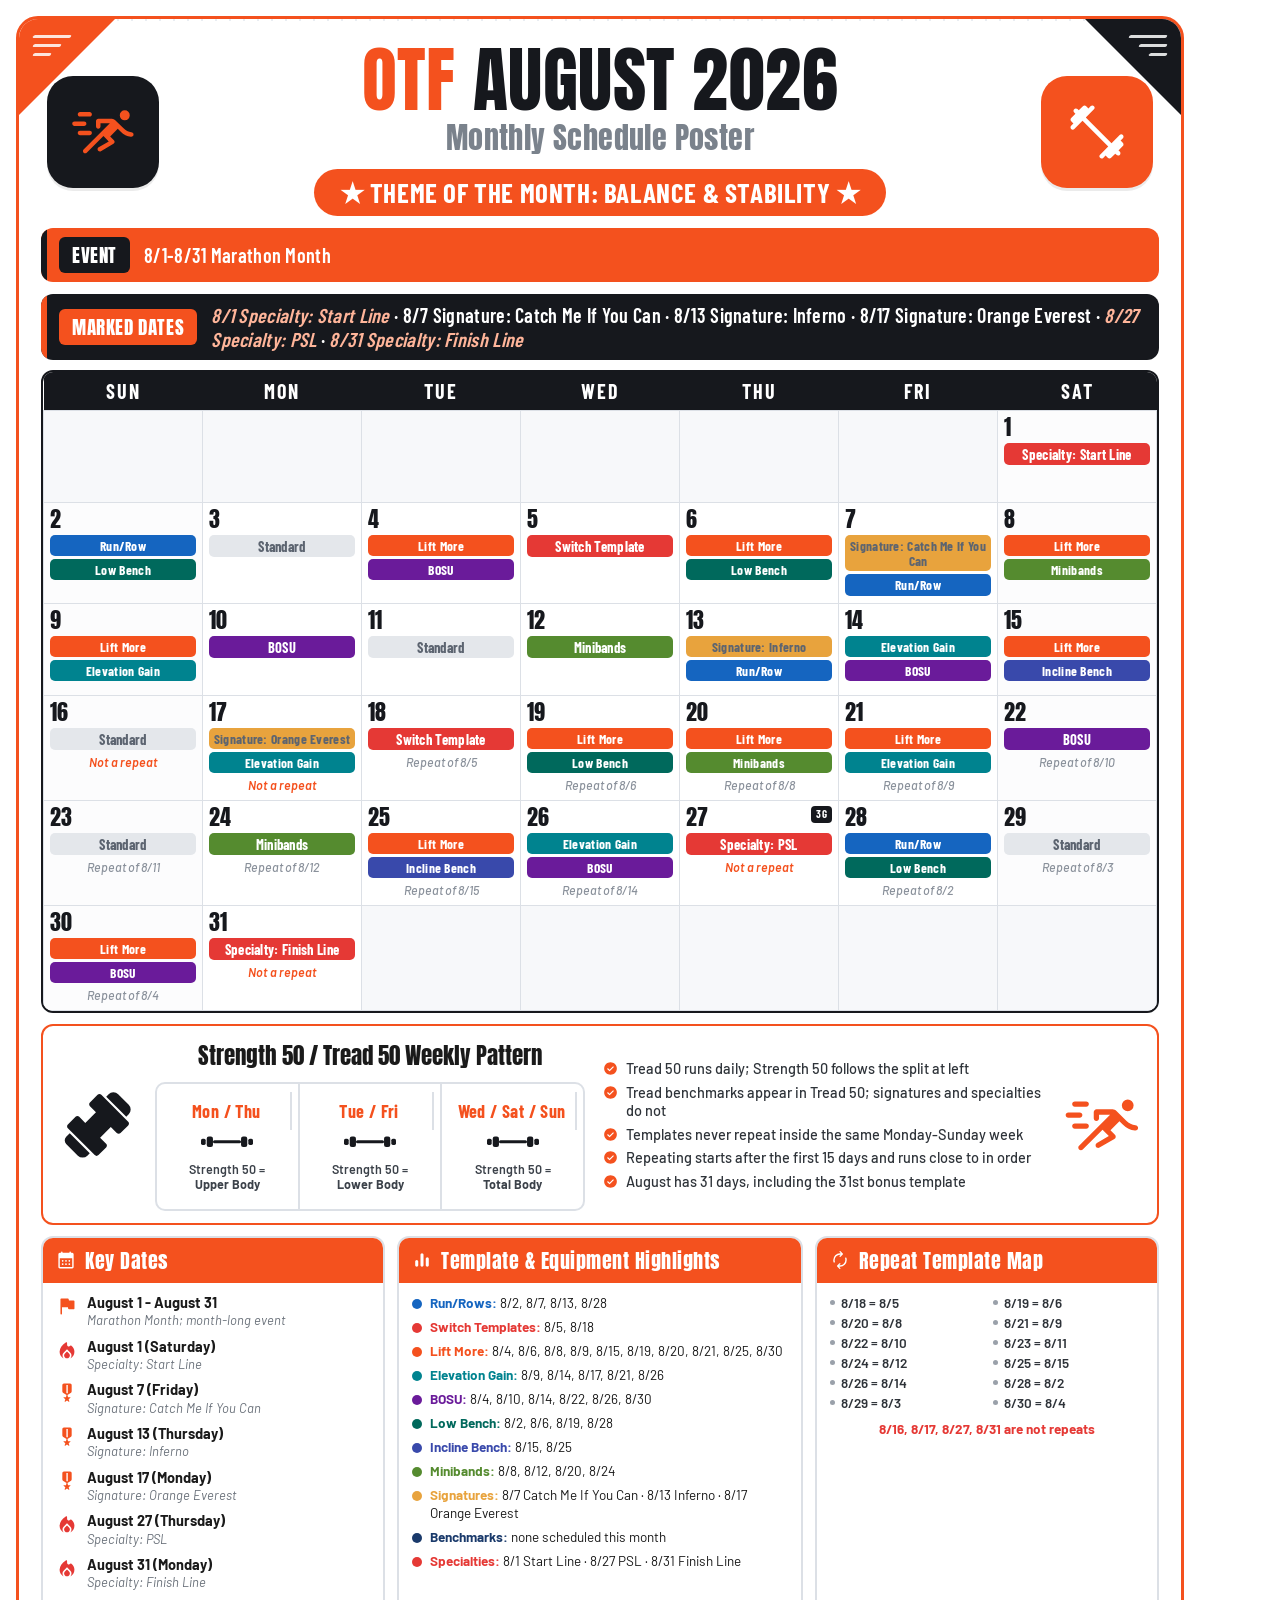
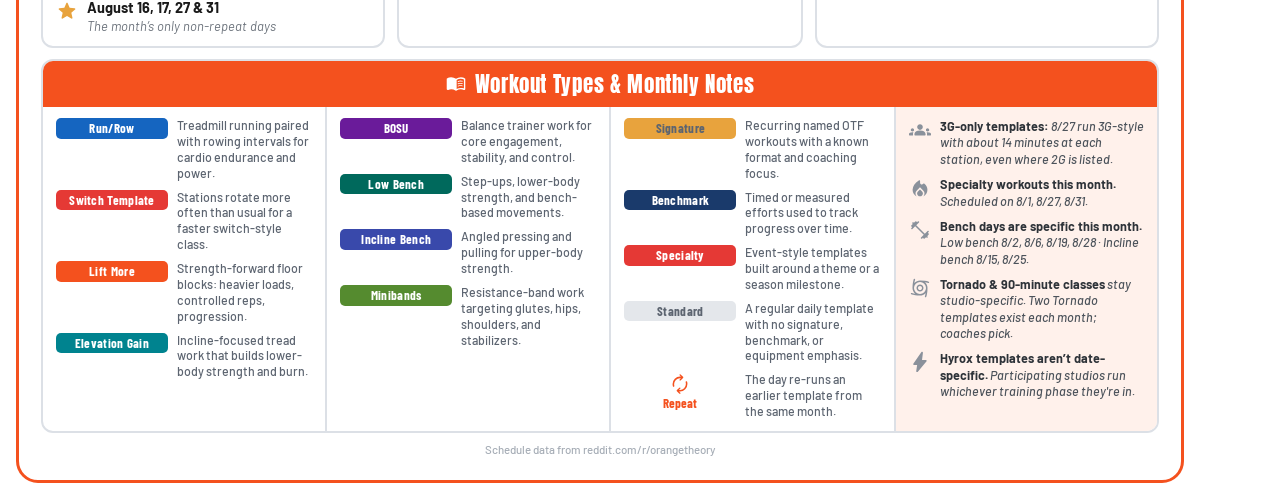
<file: out/otf_2026-08.html>
<!DOCTYPE html>
<html lang="en">
<head>
<meta charset="utf-8">
<title>OTF AUGUST 2026 Schedule</title>
<style>
/* latin */
@font-face {
  font-family: 'Anton';
  font-style: normal;
  font-weight: 400;
  font-display: block;
  src: url([data-uri]) format('woff2');
  unicode-range: U+0000-00FF, U+0131, U+0152-0153, U+02BB-02BC, U+02C6, U+02DA, U+02DC, U+0304, U+0308, U+0329, U+2000-206F, U+20AC, U+2122, U+2191, U+2193, U+2212, U+2215, U+FEFF, U+FFFD;
}
/* latin */
@font-face {
  font-family: 'Barlow';
  font-style: italic;
  font-weight: 400;
  font-display: block;
  src: url([data-uri]) format('woff2');
  unicode-range: U+0000-00FF, U+0131, U+0152-0153, U+02BB-02BC, U+02C6, U+02DA, U+02DC, U+0304, U+0308, U+0329, U+2000-206F, U+20AC, U+2122, U+2191, U+2193, U+2212, U+2215, U+FEFF, U+FFFD;
}
/* latin */
@font-face {
  font-family: 'Barlow';
  font-style: italic;
  font-weight: 500;
  font-display: block;
  src: url([data-uri]) format('woff2');
  unicode-range: U+0000-00FF, U+0131, U+0152-0153, U+02BB-02BC, U+02C6, U+02DA, U+02DC, U+0304, U+0308, U+0329, U+2000-206F, U+20AC, U+2122, U+2191, U+2193, U+2212, U+2215, U+FEFF, U+FFFD;
}
/* latin */
@font-face {
  font-family: 'Barlow';
  font-style: italic;
  font-weight: 600;
  font-display: block;
  src: url([data-uri]) format('woff2');
  unicode-range: U+0000-00FF, U+0131, U+0152-0153, U+02BB-02BC, U+02C6, U+02DA, U+02DC, U+0304, U+0308, U+0329, U+2000-206F, U+20AC, U+2122, U+2191, U+2193, U+2212, U+2215, U+FEFF, U+FFFD;
}
/* latin */
@font-face {
  font-family: 'Barlow';
  font-style: normal;
  font-weight: 400;
  font-display: block;
  src: url([data-uri]) format('woff2');
  unicode-range: U+0000-00FF, U+0131, U+0152-0153, U+02BB-02BC, U+02C6, U+02DA, U+02DC, U+0304, U+0308, U+0329, U+2000-206F, U+20AC, U+2122, U+2191, U+2193, U+2212, U+2215, U+FEFF, U+FFFD;
}
/* latin */
@font-face {
  font-family: 'Barlow';
  font-style: normal;
  font-weight: 500;
  font-display: block;
  src: url([data-uri]) format('woff2');
  unicode-range: U+0000-00FF, U+0131, U+0152-0153, U+02BB-02BC, U+02C6, U+02DA, U+02DC, U+0304, U+0308, U+0329, U+2000-206F, U+20AC, U+2122, U+2191, U+2193, U+2212, U+2215, U+FEFF, U+FFFD;
}
/* latin */
@font-face {
  font-family: 'Barlow';
  font-style: normal;
  font-weight: 600;
  font-display: block;
  src: url([data-uri]) format('woff2');
  unicode-range: U+0000-00FF, U+0131, U+0152-0153, U+02BB-02BC, U+02C6, U+02DA, U+02DC, U+0304, U+0308, U+0329, U+2000-206F, U+20AC, U+2122, U+2191, U+2193, U+2212, U+2215, U+FEFF, U+FFFD;
}
/* latin */
@font-face {
  font-family: 'Barlow';
  font-style: normal;
  font-weight: 700;
  font-display: block;
  src: url([data-uri]) format('woff2');
  unicode-range: U+0000-00FF, U+0131, U+0152-0153, U+02BB-02BC, U+02C6, U+02DA, U+02DC, U+0304, U+0308, U+0329, U+2000-206F, U+20AC, U+2122, U+2191, U+2193, U+2212, U+2215, U+FEFF, U+FFFD;
}
/* latin */
@font-face {
  font-family: 'Barlow Condensed';
  font-style: normal;
  font-weight: 500;
  font-display: block;
  src: url([data-uri]) format('woff2');
  unicode-range: U+0000-00FF, U+0131, U+0152-0153, U+02BB-02BC, U+02C6, U+02DA, U+02DC, U+0304, U+0308, U+0329, U+2000-206F, U+20AC, U+2122, U+2191, U+2193, U+2212, U+2215, U+FEFF, U+FFFD;
}
/* latin */
@font-face {
  font-family: 'Barlow Condensed';
  font-style: normal;
  font-weight: 600;
  font-display: block;
  src: url([data-uri]) format('woff2');
  unicode-range: U+0000-00FF, U+0131, U+0152-0153, U+02BB-02BC, U+02C6, U+02DA, U+02DC, U+0304, U+0308, U+0329, U+2000-206F, U+20AC, U+2122, U+2191, U+2193, U+2212, U+2215, U+FEFF, U+FFFD;
}
/* latin */
@font-face {
  font-family: 'Barlow Condensed';
  font-style: normal;
  font-weight: 700;
  font-display: block;
  src: url([data-uri]) format('woff2');
  unicode-range: U+0000-00FF, U+0131, U+0152-0153, U+02BB-02BC, U+02C6, U+02DA, U+02DC, U+0304, U+0308, U+0329, U+2000-206F, U+20AC, U+2122, U+2191, U+2193, U+2212, U+2215, U+FEFF, U+FFFD;
}

  :root{
    --orange:#F4511E;
    --orange-lt:#FFF1EB;
    --ink:#1A1A1A;
    --line:#DCE0E6;
  }
  *{box-sizing:border-box;margin:0;padding:0;}
  body{
    width:1200px;background:#fff;font-family:'Barlow',system-ui,sans-serif;color:var(--ink);
    -webkit-font-smoothing:antialiased;
  }
  .poster{width:1200px;padding:16px;background:#fff;}
  .frame{
    border:3px solid var(--orange);border-radius:22px;padding:22px 22px 24px;position:relative;overflow:hidden;
    background:radial-gradient(circle at 1px 1px, #E9EDF2 1.1px, transparent 1.1px) 0 0/14px 14px;
    background-repeat:repeat-x;background-size:14px 14px;background-color:#fff;
  }
  /* corner accents */
  .corner{position:absolute;width:0;height:0;z-index:2;}
  .corner.tl{top:0;left:0;border-top:96px solid var(--orange);border-right:96px solid transparent;}
  .corner.tr{top:0;right:0;border-top:96px solid #16181D;border-left:96px solid transparent;}
  .speed{position:absolute;z-index:3;}
  .speed span{display:block;height:3px;background:#fff;border-radius:2px;margin-bottom:6px;transform:skewX(-28deg);opacity:.85;}
  .speed.tl{top:16px;left:14px;}
  .speed.tr{top:16px;right:14px;text-align:right;}
  .speed.tr span{margin-left:auto}
  .speed span:nth-child(1){width:38px}
  .speed span:nth-child(2){width:28px}
  .speed span:nth-child(3){width:18px}

  /* ---------- header ---------- */
  header{display:flex;align-items:center;justify-content:space-between;gap:14px;position:relative;z-index:4;padding:6px 6px 0;}
  .brandwrap{text-align:center;flex:1;}
  h1{font-family:'Anton',Impact,sans-serif;font-size:72px;line-height:.92;letter-spacing:.5px;font-weight:400;}
  h1 .otf{color:var(--orange);}
  h1 .mo{color:#16181D;}
  .sub{font-family:'Anton',sans-serif;font-size:30px;color:#7A828C;letter-spacing:.4px;margin-top:2px;font-weight:400;}
  .theme{
    display:inline-block;background:var(--orange);color:#fff;font-family:'Barlow Condensed',sans-serif;
    font-weight:700;font-size:27px;letter-spacing:.6px;padding:7px 26px;border-radius:999px;margin-top:9px;
  }
  .tagline{font-style:italic;color:#7A828C;font-size:17px;font-weight:600;margin-top:7px;letter-spacing:.2px;}
  .tagline b{color:var(--orange);font-style:italic;}
  .hero-icon{width:112px;height:112px;flex:0 0 112px;border-radius:26px;display:flex;align-items:center;justify-content:center;box-shadow:0 3px 0 rgba(0,0,0,.08);}
  .hero-icon svg{width:66px;height:66px;display:block;}
  .hero-icon.dark{background:#16181D;color:var(--orange);}
  .hero-icon.accent{background:var(--orange);color:#fff;}

  /* ---------- marked-dates ribbon ---------- */
  .ribbon{
    margin:12px 0 10px;border-radius:12px;background:#16181D;color:#fff;display:flex;align-items:center;
    padding:9px 18px;gap:14px;position:relative;overflow:hidden;
  }
  .ribbon:before{content:"";position:absolute;inset:0;background:linear-gradient(90deg,var(--orange) 0 6px,transparent 6px);}
  .ribbon .tag{background:var(--orange);color:#fff;font-family:'Anton',sans-serif;font-size:19px;letter-spacing:.6px;padding:4px 13px;border-radius:6px;white-space:nowrap;}
  .ribbon .txt{font-family:'Barlow Condensed',sans-serif;font-weight:600;font-size:20px;letter-spacing:.3px;}
  .ribbon .txt em{color:#FFB59A;font-style:italic;}
  .ribbon.event{background:var(--orange);margin-bottom:8px;}
  .ribbon.event:before{background:linear-gradient(90deg,#16181D 0 6px,transparent 6px);}
  .ribbon.event .tag{background:#16181D;}

  /* ---------- calendar ---------- */
  .cal{border:2px solid #16181D;border-radius:12px;overflow:hidden;position:relative;z-index:4;}
  .cal table{width:100%;border-collapse:collapse;table-layout:fixed;}
  .cal th{
    background:#16181D;color:#fff;font-family:'Barlow Condensed',sans-serif;font-weight:700;
    font-size:20px;letter-spacing:2px;padding:7px 0;text-transform:uppercase;
  }
  .cal td{border:1px solid var(--line);vertical-align:top;height:92px;padding:5px 6px 7px;background:#fff;position:relative;}
  .cal td.blank{background:#F7F8FA;}
  .cal td.weekend{background:#FCFCFD;}
  .dnum{font-family:'Anton',sans-serif;font-size:22px;line-height:1;color:#16181D;font-weight:400;}
  .pills{margin-top:5px;display:flex;flex-direction:column;gap:3px;align-items:stretch;}
  .pill{
    font-family:'Barlow Condensed',sans-serif;font-weight:700;font-size:14.5px;letter-spacing:.3px;
    color:#fff;text-align:center;border-radius:5px;padding:3px 4px;line-height:1.12;
  }
  .pill.two{font-size:13.5px;}
  .g3{float:right;background:#16181D;color:#fff;font-family:'Barlow Condensed',sans-serif;
      font-size:11px;font-weight:700;letter-spacing:.5px;padding:1px 5px;border-radius:4px;
      line-height:1.35;}
  .note{font-size:12.5px;color:#8A919B;font-style:italic;margin-top:4px;text-align:center;font-weight:500;}
  .note.flag{color:var(--orange);font-weight:600;}

  /* ---------- panels ---------- */
  .panel{border:2px solid var(--line);border-radius:12px;background:#fff;overflow:hidden;}
  .panel .ph{
    display:flex;align-items:center;gap:9px;background:var(--orange);color:#fff;padding:7px 13px;
    font-family:'Anton',sans-serif;font-size:20px;letter-spacing:.5px;font-weight:400;
  }
  .panel .ph svg{width:20px;height:20px;fill:#fff;flex:0 0 20px;}
  .panel .pb{padding:11px 13px 12px;}

  /* strength row */
  .strength{margin-top:11px;border:2px solid var(--orange);border-radius:12px;padding:12px 16px;display:flex;align-items:center;gap:18px;}
  .strength .kb{width:78px;flex:0 0 78px;display:flex;align-items:center;justify-content:center;}
  .strength .kb svg{width:78px;height:78px;}
  .s-mid{flex:0 0 430px;}
  .s-title{font-family:'Anton',sans-serif;font-size:23px;text-align:center;margin-bottom:9px;font-weight:400;}
  .split{display:flex;border:2px solid var(--line);border-radius:10px;overflow:hidden;}
  .split div{flex:1;padding:8px 6px;text-align:center;border-right:2px solid var(--line);}
  .split div:last-child{border-right:none;}
  .split .d{font-family:'Barlow Condensed',sans-serif;font-weight:700;color:var(--orange);font-size:18px;letter-spacing:.4px;}
  .split .bb{margin:5px auto;display:block;width:52px;}
  .split .b{font-size:12.5px;font-weight:600;color:#3C424A;line-height:1.25;}
  .s-list{flex:1;}
  .s-list li{list-style:none;display:flex;gap:8px;align-items:flex-start;font-size:14.5px;font-weight:500;margin-bottom:5.5px;color:#2E3339;line-height:1.25;}
  .s-list li:last-child{margin-bottom:0;}
  .chk{flex:0 0 15px;width:15px;height:15px;margin-top:2px;}
  .s-run{width:78px;flex:0 0 78px;display:flex;align-items:center;justify-content:center;}
  .s-run svg{width:78px;height:78px;}

  /* three-column row */
  .row3{display:grid;grid-template-columns:1fr 1.18fr 1fr;gap:12px;margin-top:11px;}
  .kd{display:flex;gap:9px;margin-bottom:9px;align-items:flex-start;}
  .kd:last-child{margin-bottom:0;}
  .kd .ic{flex:0 0 22px;width:22px;height:22px;margin-top:1px;}
  .kd .d{font-weight:700;font-size:14.5px;line-height:1.2;}
  .kd .t{font-size:13px;color:#6B727B;font-style:italic;line-height:1.25;margin-top:1px;}
  .hl{display:flex;gap:8px;font-size:13.5px;margin-bottom:6.5px;line-height:1.3;align-items:baseline;}
  .hl:last-child{margin-bottom:0;}
  .dot{flex:0 0 10px;width:10px;height:10px;border-radius:50%;position:relative;top:1px;}
  .hl b{font-weight:700;}
  .map{display:grid;grid-template-columns:1fr 1fr;gap:3px 12px;}
  .map div{font-size:13.5px;font-weight:600;color:#2E3339;display:flex;gap:6px;align-items:baseline;}
  .map div:before{content:"";width:5px;height:5px;border-radius:50%;background:#9AA1AA;position:relative;top:-3px;}
  .mapnote{margin-top:9px;color:#E53935;font-weight:700;font-size:13.5px;text-align:center;line-height:1.3;}
  .mapnote span{display:block;color:#8A919B;font-weight:600;font-style:italic;font-size:12.5px;margin-top:3px;}
  .empty{font-size:13px;color:#8A919B;font-style:italic;}

  /* bottom */
  .bottom{margin-top:11px;border:2px solid var(--line);border-radius:12px;overflow:hidden;}
  .bottom .bh{background:var(--orange);color:#fff;text-align:center;padding:7px;font-family:'Anton',sans-serif;font-size:21px;letter-spacing:.6px;display:flex;justify-content:center;align-items:center;gap:9px;font-weight:400;}
  .bottom .bh svg{width:20px;height:20px;fill:#fff;}
  .bwrap{display:grid;grid-template-columns:1fr 1fr 1fr 0.92fr;}
  .bcol{padding:11px 13px;border-right:2px solid var(--line);}
  .bcol:last-child{border-right:none;background:var(--orange-lt);}
  .btype{display:flex;gap:9px;margin-bottom:8px;align-items:flex-start;}
  .btype:last-child{margin-bottom:0;}
  .btype .pill{flex:0 0 112px;font-size:13px;padding:3px 4px;}
  .btype p{font-size:12.4px;color:#5C6470;line-height:1.28;font-weight:500;}
  .bnote{display:flex;gap:9px;align-items:flex-start;margin-bottom:9px;}
  .bnote:last-child{margin-bottom:0;}
  .bnote svg{flex:0 0 22px;width:22px;height:22px;fill:#8A919B;margin-top:1px;}
  .bnote p{font-size:12.6px;font-style:italic;color:#4C535B;line-height:1.3;font-weight:500;}
  .bnote p b{font-style:normal;font-weight:700;color:#2E3339;}
  .repeat-ic{display:inline-block;vertical-align:middle;width:22px;height:22px;fill:var(--orange);}
  .credit{margin-top:9px;text-align:center;font-size:11.5px;color:#A6ADB6;font-weight:500;}
</style>
</head>
<body>
<div class="poster">
<div class="frame">
  <div class="corner tl"></div><div class="corner tr"></div>
  <div class="speed tl"><span></span><span></span><span></span></div>
  <div class="speed tr"><span></span><span></span><span></span></div>

  <header>
    <div class="hero-icon dark"><svg viewBox="0 -960 960 960" fill="currentColor" xmlns="http://www.w3.org/2000/svg"><path d="M486.54-421.17 243.22-179.33q-9.5 9.72-22.69 9.72-13.18 0-22.9-9.65-9.72-9.65-9.72-23.27t9.72-23.38l382.22-381.46H443.59v45.46q0 13.88-9.51 23.37-9.51 9.5-23.42 9.5-13.9 0-23.12-9.5-9.21-9.49-9.21-23.37v-76.66q0-14.42 9.82-24.24 9.82-9.82 24.24-9.82h197.76q13.65 0 26.1 5.6 12.45 5.6 21.88 14.79l121.02 119.26q23.07 23.07 52.09 36.71 29.02 13.64 60.3 19.4 13.91 2.49 24.27 12.7 10.36 10.21 8.36 24.2-2 14.98-13.15 22.91-11.16 7.93-26.24 5.45-41.24-6-78.45-22.5-37.22-16.5-67.7-48.22l-44.09-43.84L584.37-416l54.65 54.65q12.2 12.44 9.96 28.47-2.24 16.03-16.91 24.99L449.74-201.61q-11.96 6.48-25.16 3.01-13.19-3.47-19.55-15.2-6.36-11.72-3.12-24.8 3.24-13.07 15.2-19.79L564-343.48l-77.46-77.69Zm-341.08-12.61q-13.78 0-23.21-9.46-9.42-9.47-9.42-23.3t9.42-23.17q9.43-9.33 23.21-9.33h140q13.88 0 23.37 9.46 9.5 9.46 9.5 23.29 0 13.83-9.5 23.17-9.49 9.34-23.37 9.34h-140Zm-80-135.26q-13.78 0-23.21-9.51-9.42-9.51-9.42-23.42 0-13.9 9.42-23.24 9.43-9.33 23.21-9.33h140q13.88 0 23.37 9.51 9.5 9.51 9.5 23.41t-9.5 23.24q-9.49 9.34-23.37 9.34h-140Zm731.27-80.48q-29.91 0-51.29-21.19-21.37-21.18-21.37-51.53t21.37-51.44q21.38-21.1 51.29-21.1 29.68 0 51.02 21.3 21.34 21.31 21.34 51.42 0 30.1-21.34 51.32t-51.02 21.22Zm-651.27-55.02q-13.78 0-23.21-9.47-9.42-9.46-9.42-23.29 0-13.83 9.42-23.17 9.43-9.33 23.21-9.33h140q13.88 0 23.37 9.46 9.5 9.46 9.5 23.29 0 13.83-9.5 23.17-9.49 9.34-23.37 9.34h-140Z"/></svg></div>
    <div class="brandwrap">
      <h1><span class="otf">OTF</span> <span class="mo">AUGUST 2026</span></h1>
      <div class="sub">Monthly Schedule Poster</div>
<div class="theme">&#9733; THEME OF THE MONTH: BALANCE &amp; STABILITY &#9733;</div>    </div>
    <div class="hero-icon accent"><svg viewBox="0 -960 960 960" fill="currentColor" xmlns="http://www.w3.org/2000/svg"><path d="M269.2-643.3 150.11-524.22q-9.96 9.96-23.03 9.84-13.08-.12-23.04-10.08-8.95-8.95-9.33-22.53-.38-13.58 8.57-23.53l33.61-34.37L105-637.02q-10.2-10.2-10.2-23.99T105-685l61.37-61.37-17.89-17.65q-10.44-10.2-10.44-23.99t10.2-23.75q9.19-9.44 23.37-9.82 14.17-.38 24.37 8.82l18.65 18.13L275-855q10.2-10.2 23.99-10.2t24.23 10.2l31.89 31.89 34.61-33.85q9.95-8.95 23.15-8.95t22.91 9.71q9.96 10.2 9.96 23.28 0 13.07-9.96 23.03L316.93-691.04l374.11 374.11 118.85-118.85q9.96-9.96 23.15-9.96 13.2 0 23.16 9.96 8.95 8.95 9.33 22.65.38 13.7-8.57 23.41l-33.85 34.61L855-323.22q10.2 10.44 10.2 24.23 0 13.79-10.2 23.99l-62.37 62.37 18.13 17.65q10.2 10.2 10.2 23.99t-10.2 23.75q-10.19 10.2-23.87 10.2-13.67 0-23.87-10.44l-17.65-17.89L685-105q-10.2 10.2-23.99 10.2T637.02-105l-32.13-31.89-34.61 33.85q-9.95 8.95-23.03 8.83-13.08-.12-22.79-9.83-10.2-9.96-10.2-23.04 0-13.07 10.2-23.27L643.3-269.2 269.2-643.3Z"/></svg></div>
  </header>

  <div class="ribbon event">
    <span class="tag">EVENT</span>
    <span class="txt">8/1-8/31 Marathon Month</span>
  </div>

  <div class="ribbon">
    <span class="tag">MARKED DATES</span>
    <span class="txt"><em>8/1 Specialty: Start Line</em> &middot; 8/7 Signature: Catch Me If You Can &middot; 8/13 Signature: Inferno &middot; 8/17 Signature: Orange Everest &middot; <em>8/27 Specialty: PSL</em> &middot; <em>8/31 Specialty: Finish Line</em></span>
  </div>

  <div class="cal">
    <table>
      <thead><tr><th>Sun</th><th>Mon</th><th>Tue</th><th>Wed</th><th>Thu</th><th>Fri</th><th>Sat</th></tr></thead>
      <tbody>
        <tr>
<td class="blank"></td>
<td class="blank"></td>
<td class="blank"></td>
<td class="blank"></td>
<td class="blank"></td>
<td class="blank"></td>
          <td class="weekend">
            <div class="dnum">1</div>
            <div class="pills">
              <div class="pill" style="background:#E53935;color:#fff">Specialty: Start Line</div>
            </div>
          </td>
        </tr>
        <tr>
          <td class="weekend">
            <div class="dnum">2</div>
            <div class="pills">
              <div class="pill two" style="background:#1565C0;color:#fff">Run/Row</div>
              <div class="pill two" style="background:#00695C;color:#fff">Low Bench</div>
            </div>
          </td>
          <td>
            <div class="dnum">3</div>
            <div class="pills">
              <div class="pill" style="background:#E4E7EB;color:#5C6470">Standard</div>
            </div>
          </td>
          <td>
            <div class="dnum">4</div>
            <div class="pills">
              <div class="pill two" style="background:#F4511E;color:#fff">Lift More</div>
              <div class="pill two" style="background:#6A1B9A;color:#fff">BOSU</div>
            </div>
          </td>
          <td>
            <div class="dnum">5</div>
            <div class="pills">
              <div class="pill" style="background:#E53935;color:#fff">Switch Template</div>
            </div>
          </td>
          <td>
            <div class="dnum">6</div>
            <div class="pills">
              <div class="pill two" style="background:#F4511E;color:#fff">Lift More</div>
              <div class="pill two" style="background:#00695C;color:#fff">Low Bench</div>
            </div>
          </td>
          <td>
            <div class="dnum">7</div>
            <div class="pills">
              <div class="pill two" style="background:#E8A33D;color:#5C6470">Signature: Catch Me If You Can</div>
              <div class="pill two" style="background:#1565C0;color:#fff">Run/Row</div>
            </div>
          </td>
          <td class="weekend">
            <div class="dnum">8</div>
            <div class="pills">
              <div class="pill two" style="background:#F4511E;color:#fff">Lift More</div>
              <div class="pill two" style="background:#558B2F;color:#fff">Minibands</div>
            </div>
          </td>
        </tr>
        <tr>
          <td class="weekend">
            <div class="dnum">9</div>
            <div class="pills">
              <div class="pill two" style="background:#F4511E;color:#fff">Lift More</div>
              <div class="pill two" style="background:#00838F;color:#fff">Elevation Gain</div>
            </div>
          </td>
          <td>
            <div class="dnum">10</div>
            <div class="pills">
              <div class="pill" style="background:#6A1B9A;color:#fff">BOSU</div>
            </div>
          </td>
          <td>
            <div class="dnum">11</div>
            <div class="pills">
              <div class="pill" style="background:#E4E7EB;color:#5C6470">Standard</div>
            </div>
          </td>
          <td>
            <div class="dnum">12</div>
            <div class="pills">
              <div class="pill" style="background:#558B2F;color:#fff">Minibands</div>
            </div>
          </td>
          <td>
            <div class="dnum">13</div>
            <div class="pills">
              <div class="pill two" style="background:#E8A33D;color:#5C6470">Signature: Inferno</div>
              <div class="pill two" style="background:#1565C0;color:#fff">Run/Row</div>
            </div>
          </td>
          <td>
            <div class="dnum">14</div>
            <div class="pills">
              <div class="pill two" style="background:#00838F;color:#fff">Elevation Gain</div>
              <div class="pill two" style="background:#6A1B9A;color:#fff">BOSU</div>
            </div>
          </td>
          <td class="weekend">
            <div class="dnum">15</div>
            <div class="pills">
              <div class="pill two" style="background:#F4511E;color:#fff">Lift More</div>
              <div class="pill two" style="background:#3949AB;color:#fff">Incline Bench</div>
            </div>
          </td>
        </tr>
        <tr>
          <td class="weekend">
            <div class="dnum">16</div>
            <div class="pills">
              <div class="pill" style="background:#E4E7EB;color:#5C6470">Standard</div>
            </div>
<div class="note flag">Not a repeat</div>          </td>
          <td>
            <div class="dnum">17</div>
            <div class="pills">
              <div class="pill two" style="background:#E8A33D;color:#5C6470">Signature: Orange Everest</div>
              <div class="pill two" style="background:#00838F;color:#fff">Elevation Gain</div>
            </div>
<div class="note flag">Not a repeat</div>          </td>
          <td>
            <div class="dnum">18</div>
            <div class="pills">
              <div class="pill" style="background:#E53935;color:#fff">Switch Template</div>
            </div>
<div class="note">Repeat of 8/5</div>          </td>
          <td>
            <div class="dnum">19</div>
            <div class="pills">
              <div class="pill two" style="background:#F4511E;color:#fff">Lift More</div>
              <div class="pill two" style="background:#00695C;color:#fff">Low Bench</div>
            </div>
<div class="note">Repeat of 8/6</div>          </td>
          <td>
            <div class="dnum">20</div>
            <div class="pills">
              <div class="pill two" style="background:#F4511E;color:#fff">Lift More</div>
              <div class="pill two" style="background:#558B2F;color:#fff">Minibands</div>
            </div>
<div class="note">Repeat of 8/8</div>          </td>
          <td>
            <div class="dnum">21</div>
            <div class="pills">
              <div class="pill two" style="background:#F4511E;color:#fff">Lift More</div>
              <div class="pill two" style="background:#00838F;color:#fff">Elevation Gain</div>
            </div>
<div class="note">Repeat of 8/9</div>          </td>
          <td class="weekend">
            <div class="dnum">22</div>
            <div class="pills">
              <div class="pill" style="background:#6A1B9A;color:#fff">BOSU</div>
            </div>
<div class="note">Repeat of 8/10</div>          </td>
        </tr>
        <tr>
          <td class="weekend">
            <div class="dnum">23</div>
            <div class="pills">
              <div class="pill" style="background:#E4E7EB;color:#5C6470">Standard</div>
            </div>
<div class="note">Repeat of 8/11</div>          </td>
          <td>
            <div class="dnum">24</div>
            <div class="pills">
              <div class="pill" style="background:#558B2F;color:#fff">Minibands</div>
            </div>
<div class="note">Repeat of 8/12</div>          </td>
          <td>
            <div class="dnum">25</div>
            <div class="pills">
              <div class="pill two" style="background:#F4511E;color:#fff">Lift More</div>
              <div class="pill two" style="background:#3949AB;color:#fff">Incline Bench</div>
            </div>
<div class="note">Repeat of 8/15</div>          </td>
          <td>
            <div class="dnum">26</div>
            <div class="pills">
              <div class="pill two" style="background:#00838F;color:#fff">Elevation Gain</div>
              <div class="pill two" style="background:#6A1B9A;color:#fff">BOSU</div>
            </div>
<div class="note">Repeat of 8/14</div>          </td>
          <td>
            <div class="dnum">27<span class="g3">3G</span></div>
            <div class="pills">
              <div class="pill" style="background:#E53935;color:#fff">Specialty: PSL</div>
            </div>
<div class="note flag">Not a repeat</div>          </td>
          <td>
            <div class="dnum">28</div>
            <div class="pills">
              <div class="pill two" style="background:#1565C0;color:#fff">Run/Row</div>
              <div class="pill two" style="background:#00695C;color:#fff">Low Bench</div>
            </div>
<div class="note">Repeat of 8/2</div>          </td>
          <td class="weekend">
            <div class="dnum">29</div>
            <div class="pills">
              <div class="pill" style="background:#E4E7EB;color:#5C6470">Standard</div>
            </div>
<div class="note">Repeat of 8/3</div>          </td>
        </tr>
        <tr>
          <td class="weekend">
            <div class="dnum">30</div>
            <div class="pills">
              <div class="pill two" style="background:#F4511E;color:#fff">Lift More</div>
              <div class="pill two" style="background:#6A1B9A;color:#fff">BOSU</div>
            </div>
<div class="note">Repeat of 8/4</div>          </td>
          <td>
            <div class="dnum">31</div>
            <div class="pills">
              <div class="pill" style="background:#E53935;color:#fff">Specialty: Finish Line</div>
            </div>
<div class="note flag">Not a repeat</div>          </td>
<td class="blank"></td>
<td class="blank"></td>
<td class="blank"></td>
<td class="blank"></td>
<td class="blank"></td>
        </tr>
      </tbody>
    </table>
  </div>

  <div class="strength">
    <div class="kb"><svg viewBox="0 -960 960 960" fill="currentColor" xmlns="http://www.w3.org/2000/svg" style="color:#16181D"><path d="M827.91-582.13 581.37-828.91l29.52-30.29q23.72-23.95 58.56-23.57 34.83.38 58.79 24.34L858.2-728.48q23.71 23.96 23.83 58.41.12 34.46-23.83 58.18l-30.29 29.76Zm-478.8 479.56q-23.96 23.96-58.41 23.96-34.46 0-58.42-23.96L88.33-246.52q-17.96-17.96-17.84-44.3.12-26.33 18.08-44.29l43.76-43.52 246.3 246.3-29.52 29.76Zm136.56-6.76q-9.71 9.72-23.03 9.72-13.31 0-23.03-9.72L109.09-439.85q-9.72-9.72-9.6-22.91.12-13.2 9.84-22.91l94.43-94.44q9.72-9.72 22.79-9.72 13.08 0 22.8 9.72l74.13 74.37 131.54-131.54-74.13-74.13q-9.72-9.72-9.72-22.92 0-13.19 9.72-22.91l93.68-94.67q9.71-9.48 23.17-9.48t23.17 9.48l330.76 330.76q9.72 9.72 9.72 23.29 0 13.58-9.48 23.29l-94.67 93.68q-9.72 9.72-23.03 9.72-13.32 0-23.04-9.72l-73.89-74.13-131.54 131.54 74.13 74.13q9.72 9.72 9.84 22.8.12 13.07-9.6 22.79l-94.44 94.43Z"/></svg></div>
    <div class="s-mid">
      <div class="s-title">Strength 50 / Tread 50 Weekly Pattern</div>
      <div class="split">
        <div>
          <div class="d">Mon / Thu</div>
          <svg class="bb" viewBox="0 0 100 26"><rect x="0" y="7" width="9" height="12" rx="3" fill="#16181D"/><rect x="11" y="3" width="12" height="20" rx="4" fill="#16181D"/><rect x="23" y="10" width="54" height="6" rx="3" fill="#16181D"/><rect x="77" y="3" width="12" height="20" rx="4" fill="#16181D"/><rect x="91" y="7" width="9" height="12" rx="3" fill="#16181D"/></svg>
          <div class="b">Strength 50 =<br><b>Upper Body</b></div>
        </div>
        <div>
          <div class="d">Tue / Fri</div>
          <svg class="bb" viewBox="0 0 100 26"><rect x="0" y="7" width="9" height="12" rx="3" fill="#16181D"/><rect x="11" y="3" width="12" height="20" rx="4" fill="#16181D"/><rect x="23" y="10" width="54" height="6" rx="3" fill="#16181D"/><rect x="77" y="3" width="12" height="20" rx="4" fill="#16181D"/><rect x="91" y="7" width="9" height="12" rx="3" fill="#16181D"/></svg>
          <div class="b">Strength 50 =<br><b>Lower Body</b></div>
        </div>
        <div>
          <div class="d">Wed / Sat / Sun</div>
          <svg class="bb" viewBox="0 0 100 26"><rect x="0" y="7" width="9" height="12" rx="3" fill="#16181D"/><rect x="11" y="3" width="12" height="20" rx="4" fill="#16181D"/><rect x="23" y="10" width="54" height="6" rx="3" fill="#16181D"/><rect x="77" y="3" width="12" height="20" rx="4" fill="#16181D"/><rect x="91" y="7" width="9" height="12" rx="3" fill="#16181D"/></svg>
          <div class="b">Strength 50 =<br><b>Total Body</b></div>
        </div>
      </div>
    </div>
    <ul class="s-list">
<li><svg viewBox="0 -960 960 960" fill="currentColor" xmlns="http://www.w3.org/2000/svg" class="chk" style="color:#F4511E"><path d="m420.52-395.22-93.45-93.45q-9.96-9.96-24.42-9.96t-25.61 10.96q-9.95 10.19-9.95 24.63 0 14.43 10.19 24.39l119.13 120.13q10.31 10.19 24.05 10.19t24.17-10.19l236.13-236.37q11.2-10.96 11.2-25.3t-11.2-25.48q-10.96-9.96-25.92-9.46t-25.1 10.46L420.52-395.22Zm59.51 321.2q-83.46 0-157.54-31.88-74.07-31.88-129.39-87.2-55.32-55.32-87.2-129.36-31.88-74.04-31.88-157.51 0-84.46 31.88-158.54 31.88-74.07 87.16-128.9 55.28-54.84 129.34-86.82 74.06-31.99 157.55-31.99 84.48 0 158.59 31.97 74.1 31.97 128.91 86.77 54.82 54.8 86.79 128.88 31.98 74.08 31.98 158.6 0 83.5-31.99 157.57-31.98 74.07-86.82 129.36-54.83 55.29-128.87 87.17-74.04 31.88-158.51 31.88Z"/></svg><span>Tread 50 runs daily; Strength 50 follows the split at left</span></li><li><svg viewBox="0 -960 960 960" fill="currentColor" xmlns="http://www.w3.org/2000/svg" class="chk" style="color:#F4511E"><path d="m420.52-395.22-93.45-93.45q-9.96-9.96-24.42-9.96t-25.61 10.96q-9.95 10.19-9.95 24.63 0 14.43 10.19 24.39l119.13 120.13q10.31 10.19 24.05 10.19t24.17-10.19l236.13-236.37q11.2-10.96 11.2-25.3t-11.2-25.48q-10.96-9.96-25.92-9.46t-25.1 10.46L420.52-395.22Zm59.51 321.2q-83.46 0-157.54-31.88-74.07-31.88-129.39-87.2-55.32-55.32-87.2-129.36-31.88-74.04-31.88-157.51 0-84.46 31.88-158.54 31.88-74.07 87.16-128.9 55.28-54.84 129.34-86.82 74.06-31.99 157.55-31.99 84.48 0 158.59 31.97 74.1 31.97 128.91 86.77 54.82 54.8 86.79 128.88 31.98 74.08 31.98 158.6 0 83.5-31.99 157.57-31.98 74.07-86.82 129.36-54.83 55.29-128.87 87.17-74.04 31.88-158.51 31.88Z"/></svg><span>Tread benchmarks appear in Tread 50; signatures and specialties do not</span></li><li><svg viewBox="0 -960 960 960" fill="currentColor" xmlns="http://www.w3.org/2000/svg" class="chk" style="color:#F4511E"><path d="m420.52-395.22-93.45-93.45q-9.96-9.96-24.42-9.96t-25.61 10.96q-9.95 10.19-9.95 24.63 0 14.43 10.19 24.39l119.13 120.13q10.31 10.19 24.05 10.19t24.17-10.19l236.13-236.37q11.2-10.96 11.2-25.3t-11.2-25.48q-10.96-9.96-25.92-9.46t-25.1 10.46L420.52-395.22Zm59.51 321.2q-83.46 0-157.54-31.88-74.07-31.88-129.39-87.2-55.32-55.32-87.2-129.36-31.88-74.04-31.88-157.51 0-84.46 31.88-158.54 31.88-74.07 87.16-128.9 55.28-54.84 129.34-86.82 74.06-31.99 157.55-31.99 84.48 0 158.59 31.97 74.1 31.97 128.91 86.77 54.82 54.8 86.79 128.88 31.98 74.08 31.98 158.6 0 83.5-31.99 157.57-31.98 74.07-86.82 129.36-54.83 55.29-128.87 87.17-74.04 31.88-158.51 31.88Z"/></svg><span>Templates never repeat inside the same Monday-Sunday week</span></li><li><svg viewBox="0 -960 960 960" fill="currentColor" xmlns="http://www.w3.org/2000/svg" class="chk" style="color:#F4511E"><path d="m420.52-395.22-93.45-93.45q-9.96-9.96-24.42-9.96t-25.61 10.96q-9.95 10.19-9.95 24.63 0 14.43 10.19 24.39l119.13 120.13q10.31 10.19 24.05 10.19t24.17-10.19l236.13-236.37q11.2-10.96 11.2-25.3t-11.2-25.48q-10.96-9.96-25.92-9.46t-25.1 10.46L420.52-395.22Zm59.51 321.2q-83.46 0-157.54-31.88-74.07-31.88-129.39-87.2-55.32-55.32-87.2-129.36-31.88-74.04-31.88-157.51 0-84.46 31.88-158.54 31.88-74.07 87.16-128.9 55.28-54.84 129.34-86.82 74.06-31.99 157.55-31.99 84.48 0 158.59 31.97 74.1 31.97 128.91 86.77 54.82 54.8 86.79 128.88 31.98 74.08 31.98 158.6 0 83.5-31.99 157.57-31.98 74.07-86.82 129.36-54.83 55.29-128.87 87.17-74.04 31.88-158.51 31.88Z"/></svg><span>Repeating starts after the first 15 days and runs close to in order</span></li><li><svg viewBox="0 -960 960 960" fill="currentColor" xmlns="http://www.w3.org/2000/svg" class="chk" style="color:#F4511E"><path d="m420.52-395.22-93.45-93.45q-9.96-9.96-24.42-9.96t-25.61 10.96q-9.95 10.19-9.95 24.63 0 14.43 10.19 24.39l119.13 120.13q10.31 10.19 24.05 10.19t24.17-10.19l236.13-236.37q11.2-10.96 11.2-25.3t-11.2-25.48q-10.96-9.96-25.92-9.46t-25.1 10.46L420.52-395.22Zm59.51 321.2q-83.46 0-157.54-31.88-74.07-31.88-129.39-87.2-55.32-55.32-87.2-129.36-31.88-74.04-31.88-157.51 0-84.46 31.88-158.54 31.88-74.07 87.16-128.9 55.28-54.84 129.34-86.82 74.06-31.99 157.55-31.99 84.48 0 158.59 31.97 74.1 31.97 128.91 86.77 54.82 54.8 86.79 128.88 31.98 74.08 31.98 158.6 0 83.5-31.99 157.57-31.98 74.07-86.82 129.36-54.83 55.29-128.87 87.17-74.04 31.88-158.51 31.88Z"/></svg><span>August has 31 days, including the 31st bonus template</span></li>    </ul>
    <div class="s-run"><svg viewBox="0 -960 960 960" fill="currentColor" xmlns="http://www.w3.org/2000/svg" style="color:#F4511E"><path d="M486.54-421.17 243.22-179.33q-9.5 9.72-22.69 9.72-13.18 0-22.9-9.65-9.72-9.65-9.72-23.27t9.72-23.38l382.22-381.46H443.59v45.46q0 13.88-9.51 23.37-9.51 9.5-23.42 9.5-13.9 0-23.12-9.5-9.21-9.49-9.21-23.37v-76.66q0-14.42 9.82-24.24 9.82-9.82 24.24-9.82h197.76q13.65 0 26.1 5.6 12.45 5.6 21.88 14.79l121.02 119.26q23.07 23.07 52.09 36.71 29.02 13.64 60.3 19.4 13.91 2.49 24.27 12.7 10.36 10.21 8.36 24.2-2 14.98-13.15 22.91-11.16 7.93-26.24 5.45-41.24-6-78.45-22.5-37.22-16.5-67.7-48.22l-44.09-43.84L584.37-416l54.65 54.65q12.2 12.44 9.96 28.47-2.24 16.03-16.91 24.99L449.74-201.61q-11.96 6.48-25.16 3.01-13.19-3.47-19.55-15.2-6.36-11.72-3.12-24.8 3.24-13.07 15.2-19.79L564-343.48l-77.46-77.69Zm-341.08-12.61q-13.78 0-23.21-9.46-9.42-9.47-9.42-23.3t9.42-23.17q9.43-9.33 23.21-9.33h140q13.88 0 23.37 9.46 9.5 9.46 9.5 23.29 0 13.83-9.5 23.17-9.49 9.34-23.37 9.34h-140Zm-80-135.26q-13.78 0-23.21-9.51-9.42-9.51-9.42-23.42 0-13.9 9.42-23.24 9.43-9.33 23.21-9.33h140q13.88 0 23.37 9.51 9.5 9.51 9.5 23.41t-9.5 23.24q-9.49 9.34-23.37 9.34h-140Zm731.27-80.48q-29.91 0-51.29-21.19-21.37-21.18-21.37-51.53t21.37-51.44q21.38-21.1 51.29-21.1 29.68 0 51.02 21.3 21.34 21.31 21.34 51.42 0 30.1-21.34 51.32t-51.02 21.22Zm-651.27-55.02q-13.78 0-23.21-9.47-9.42-9.46-9.42-23.29 0-13.83 9.42-23.17 9.43-9.33 23.21-9.33h140q13.88 0 23.37 9.46 9.5 9.46 9.5 23.29 0 13.83-9.5 23.17-9.49 9.34-23.37 9.34h-140Z"/></svg></div>
  </div>

  <div class="row3">
    <div class="panel">
      <div class="ph"><svg viewBox="0 -960 960 960" fill="currentColor" xmlns="http://www.w3.org/2000/svg"><path d="M182.15-74.02q-27.6 0-47.86-20.27-20.27-20.26-20.27-47.86v-615.7q0-27.7 20.27-48.03 20.26-20.34 47.86-20.34H245v-25.85q0-14.35 9.76-24.25 9.77-9.9 24.46-9.9 14.68 0 24.77 9.9 10.08 9.9 10.08 24.25v25.85h331.86v-25.85q0-14.35 9.77-24.25 9.76-9.9 24.45-9.9t24.77 9.9q10.08 9.9 10.08 24.25v25.85h62.85q27.7 0 48.03 20.34 20.34 20.33 20.34 48.03v615.7q0 27.6-20.34 47.86-20.33 20.27-48.03 20.27h-595.7Zm0-68.13h595.7V-570h-595.7v427.85Zm297.88-256.42q-17.51 0-29.49-11.95-11.97-11.95-11.97-29.45 0-17.51 11.95-29.49 11.95-11.97 29.45-11.97 17.51 0 29.49 11.95 11.97 11.95 11.97 29.45 0 17.51-11.95 29.49-11.95 11.97-29.45 11.97Zm-189.49-11.95q-11.97-11.95-11.97-29.45 0-17.51 11.95-29.49 11.95-11.97 29.45-11.97 17.51 0 29.49 11.95 11.97 11.95 11.97 29.45 0 17.51-11.95 29.49-11.95 11.97-29.45 11.97-17.51 0-29.49-11.95Zm349.49 11.95q-17.27 0-29.37-11.95-12.09-11.95-12.09-29.45 0-17.51 12.07-29.49 12.07-11.97 29.33-11.97 17.51 0 29.49 11.95 11.97 11.95 11.97 29.45 0 17.51-11.95 29.49-11.95 11.97-29.45 11.97Zm-160 160q-17.51 0-29.49-12.07-11.97-12.07-11.97-29.33 0-17.51 11.95-29.49 11.95-11.97 29.45-11.97 17.51 0 29.49 11.95 11.97 11.95 11.97 29.45 0 17.27-11.95 29.37-11.95 12.09-29.45 12.09Zm-189.49-12.07q-11.97-12.07-11.97-29.33 0-17.51 11.95-29.49 11.95-11.97 29.45-11.97 17.51 0 29.49 11.95 11.97 11.95 11.97 29.45 0 17.27-11.95 29.37-11.95 12.09-29.45 12.09-17.51 0-29.49-12.07Zm349.49 12.07q-17.27 0-29.37-12.07-12.09-12.07-12.09-29.33 0-17.51 12.07-29.49 12.07-11.97 29.33-11.97 17.51 0 29.49 11.95 11.97 11.95 11.97 29.45 0 17.27-11.95 29.37-11.95 12.09-29.45 12.09Z"/></svg>Key Dates</div>
      <div class="pb">
        <div class="kd"><svg viewBox="0 -960 960 960" fill="currentColor" xmlns="http://www.w3.org/2000/svg" class="ic" style="color:#F4511E"><path d="M262.15-423.02v274.93q0 14.43-9.87 24.25t-24.37 9.82q-14.5 0-24.19-9.82-9.7-9.82-9.7-24.25v-623.82q0-14.43 9.82-24.37 9.82-9.94 24.25-9.94h292.58q11.94 0 21.38 7.7 9.45 7.69 11.69 19.89l13.28 58.41h204.89q14.43 0 24.37 9.94 9.94 9.94 9.94 24.37v313.82q0 14.43-9.94 24.25t-24.37 9.82H566.33q-11.94 0-21.38-7.08-9.45-7.07-11.69-19.27l-13.28-58.65H262.15Z"/></svg><div><div class="d">August 1 - August 31</div><div class="t">Marathon Month; month-long event</div></div></div>
        <div class="kd"><svg viewBox="0 -960 960 960" fill="currentColor" xmlns="http://www.w3.org/2000/svg" class="ic" style="color:#E53935"><path d="M156.41-400q0-115.68 71.5-225.2 71.5-109.52 196.74-187.47 19.15-12.44 39.05-.68 19.89 11.75 19.89 35.74v69.5q0 32.52 22.46 54.52t54.95 22q17.28 0 32.18-7.25 14.9-7.25 26.43-21.79 8.45-9.88 19.54-13.54 11.09-3.66 21.05 2.82 66.98 46.2 105.19 117.92 38.2 71.71 38.2 153.33 0 95.68-49 172.66-49 76.98-129.24 116.59 23.79-26.42 36.61-59.37 12.82-32.95 12.82-68.88 0-39.16-14.36-73.46-14.35-34.31-42.02-61.94L480-509.65 342.89-374.54q-28.72 27.71-43.07 62.1-14.36 34.38-14.36 73.39 0 35.81 12.7 68.79 12.7 32.97 36.49 59.41-80.24-39.61-129.24-116.59-49-76.98-49-172.56ZM480-414.17l89.61 87.81q17.52 17.56 27.16 39.88 9.64 22.33 9.64 47.28 0 51.51-36.96 87.97-36.97 36.45-89.49 36.45-52.53 0-89.45-36.45-36.92-36.46-36.92-87.97 0-25.04 9.25-47.35 9.26-22.32 27.79-39.78L480-414.17Z"/></svg><div><div class="d">August 1 (Saturday)</div><div class="t">Specialty: Start Line</div></div></div>
        <div class="kd"><svg viewBox="0 -960 960 960" fill="currentColor" xmlns="http://www.w3.org/2000/svg" class="ic" style="color:#F4511E"><path d="m480-155.74-75.63 55.91q-10.2 7.72-19.89.38-9.7-7.33-6.46-19.53l28.96-93.35-75.63-56.15q-10.2-7.72-6.34-19.15 3.86-11.44 16.29-11.44h93.59l25-96.52-139.04-81.76q-20.96-12.48-32.94-32.43-11.98-19.96-11.98-44.15v-268.7q0-28.59 19.9-48.48Q315.72-891 344.07-891h271.86q28.35 0 48.24 19.89 19.9 19.89 19.9 48.48v268.7q0 24.19-11.98 44.15-11.98 19.95-32.94 32.43l-140.04 81.76 26 96.52h92.59q12.43 0 16.29 11.44 3.86 11.43-6.34 19.15l-75.63 56.15 28.96 93.35q3.24 12.2-6.46 19.03-9.69 6.84-19.89-.88L480-155.74ZM454-825.5v347.13l30 16 30-16V-825.5h-60Z"/></svg><div><div class="d">August 7 (Friday)</div><div class="t">Signature: Catch Me If You Can</div></div></div>
        <div class="kd"><svg viewBox="0 -960 960 960" fill="currentColor" xmlns="http://www.w3.org/2000/svg" class="ic" style="color:#F4511E"><path d="m480-155.74-75.63 55.91q-10.2 7.72-19.89.38-9.7-7.33-6.46-19.53l28.96-93.35-75.63-56.15q-10.2-7.72-6.34-19.15 3.86-11.44 16.29-11.44h93.59l25-96.52-139.04-81.76q-20.96-12.48-32.94-32.43-11.98-19.96-11.98-44.15v-268.7q0-28.59 19.9-48.48Q315.72-891 344.07-891h271.86q28.35 0 48.24 19.89 19.9 19.89 19.9 48.48v268.7q0 24.19-11.98 44.15-11.98 19.95-32.94 32.43l-140.04 81.76 26 96.52h92.59q12.43 0 16.29 11.44 3.86 11.43-6.34 19.15l-75.63 56.15 28.96 93.35q3.24 12.2-6.46 19.03-9.69 6.84-19.89-.88L480-155.74ZM454-825.5v347.13l30 16 30-16V-825.5h-60Z"/></svg><div><div class="d">August 13 (Thursday)</div><div class="t">Signature: Inferno</div></div></div>
        <div class="kd"><svg viewBox="0 -960 960 960" fill="currentColor" xmlns="http://www.w3.org/2000/svg" class="ic" style="color:#F4511E"><path d="m480-155.74-75.63 55.91q-10.2 7.72-19.89.38-9.7-7.33-6.46-19.53l28.96-93.35-75.63-56.15q-10.2-7.72-6.34-19.15 3.86-11.44 16.29-11.44h93.59l25-96.52-139.04-81.76q-20.96-12.48-32.94-32.43-11.98-19.96-11.98-44.15v-268.7q0-28.59 19.9-48.48Q315.72-891 344.07-891h271.86q28.35 0 48.24 19.89 19.9 19.89 19.9 48.48v268.7q0 24.19-11.98 44.15-11.98 19.95-32.94 32.43l-140.04 81.76 26 96.52h92.59q12.43 0 16.29 11.44 3.86 11.43-6.34 19.15l-75.63 56.15 28.96 93.35q3.24 12.2-6.46 19.03-9.69 6.84-19.89-.88L480-155.74ZM454-825.5v347.13l30 16 30-16V-825.5h-60Z"/></svg><div><div class="d">August 17 (Monday)</div><div class="t">Signature: Orange Everest</div></div></div>
        <div class="kd"><svg viewBox="0 -960 960 960" fill="currentColor" xmlns="http://www.w3.org/2000/svg" class="ic" style="color:#E53935"><path d="M156.41-400q0-115.68 71.5-225.2 71.5-109.52 196.74-187.47 19.15-12.44 39.05-.68 19.89 11.75 19.89 35.74v69.5q0 32.52 22.46 54.52t54.95 22q17.28 0 32.18-7.25 14.9-7.25 26.43-21.79 8.45-9.88 19.54-13.54 11.09-3.66 21.05 2.82 66.98 46.2 105.19 117.92 38.2 71.71 38.2 153.33 0 95.68-49 172.66-49 76.98-129.24 116.59 23.79-26.42 36.61-59.37 12.82-32.95 12.82-68.88 0-39.16-14.36-73.46-14.35-34.31-42.02-61.94L480-509.65 342.89-374.54q-28.72 27.71-43.07 62.1-14.36 34.38-14.36 73.39 0 35.81 12.7 68.79 12.7 32.97 36.49 59.41-80.24-39.61-129.24-116.59-49-76.98-49-172.56ZM480-414.17l89.61 87.81q17.52 17.56 27.16 39.88 9.64 22.33 9.64 47.28 0 51.51-36.96 87.97-36.97 36.45-89.49 36.45-52.53 0-89.45-36.45-36.92-36.46-36.92-87.97 0-25.04 9.25-47.35 9.26-22.32 27.79-39.78L480-414.17Z"/></svg><div><div class="d">August 27 (Thursday)</div><div class="t">Specialty: PSL</div></div></div>
        <div class="kd"><svg viewBox="0 -960 960 960" fill="currentColor" xmlns="http://www.w3.org/2000/svg" class="ic" style="color:#E53935"><path d="M156.41-400q0-115.68 71.5-225.2 71.5-109.52 196.74-187.47 19.15-12.44 39.05-.68 19.89 11.75 19.89 35.74v69.5q0 32.52 22.46 54.52t54.95 22q17.28 0 32.18-7.25 14.9-7.25 26.43-21.79 8.45-9.88 19.54-13.54 11.09-3.66 21.05 2.82 66.98 46.2 105.19 117.92 38.2 71.71 38.2 153.33 0 95.68-49 172.66-49 76.98-129.24 116.59 23.79-26.42 36.61-59.37 12.82-32.95 12.82-68.88 0-39.16-14.36-73.46-14.35-34.31-42.02-61.94L480-509.65 342.89-374.54q-28.72 27.71-43.07 62.1-14.36 34.38-14.36 73.39 0 35.81 12.7 68.79 12.7 32.97 36.49 59.41-80.24-39.61-129.24-116.59-49-76.98-49-172.56ZM480-414.17l89.61 87.81q17.52 17.56 27.16 39.88 9.64 22.33 9.64 47.28 0 51.51-36.96 87.97-36.97 36.45-89.49 36.45-52.53 0-89.45-36.45-36.92-36.46-36.92-87.97 0-25.04 9.25-47.35 9.26-22.32 27.79-39.78L480-414.17Z"/></svg><div><div class="d">August 31 (Monday)</div><div class="t">Specialty: Finish Line</div></div></div>
        <div class="kd"><svg viewBox="0 -960 960 960" fill="currentColor" xmlns="http://www.w3.org/2000/svg" class="ic" style="color:#E8A33D"><path d="M480-262.3 293.52-149.83q-9.43 5.72-19.63 5.1-10.19-.62-18.15-6.34-7.96-5.71-11.82-14.79-3.85-9.07-1.62-20.51l49.24-212.48-164.47-143.48q-8.96-7.71-10.94-17.41-1.98-9.69.38-18.89 2.36-9.2 10.44-15.53 8.07-6.34 19.51-7.34l217.47-19 84.24-200.72q4.48-10.43 13.56-15.53 9.07-5.1 18.27-5.1t18.27 5.1q9.08 5.1 13.56 15.53l84.24 200.72 217.71 19q11.2 1 19.27 7.34 8.08 6.33 10.44 15.53 2.36 9.2.38 18.89-1.98 9.7-10.94 17.41L668.46-398.85l49.24 212.48q2.23 11.44-1.62 20.51-3.86 9.08-11.82 14.79-7.96 5.72-18.15 6.34-10.2.62-19.63-5.1L480-262.3Z"/></svg><div><div class="d">August 16, 17, 27 &amp; 31</div><div class="t">The month’s only non-repeat days</div></div></div>
      </div>
    </div>

    <div class="panel">
      <div class="ph"><svg viewBox="0 -960 960 960" fill="currentColor" xmlns="http://www.w3.org/2000/svg"><path d="M175.24-175.18q-21.22-21.16-21.22-51.45v-183.04q0-30.29 21.31-51.63 21.3-21.33 51.54-21.33t51.44 21.33q21.21 21.34 21.21 51.63v183.04q0 30.29-21.29 51.45-21.3 21.16-51.54 21.16-30.23 0-51.45-21.16Zm304.67 21.16q-30.11 0-51.32-21.28-21.22-21.28-21.22-51.42v-506.56q0-30.14 21.19-51.54 21.18-21.4 51.53-21.4 30.11 0 51.32 21.43 21.22 21.43 21.22 51.44v506.63q0 30.14-21.19 51.42-21.18 21.28-51.53 21.28Zm201.91-21.16q-21.34-21.16-21.34-51.43v-306.7q0-30.27 21.41-51.59 21.42-21.32 51.66-21.32 30.23 0 51.45 21.32 21.22 21.32 21.22 51.59v306.7q0 30.27-21.3 51.43t-51.53 21.16q-30.24 0-51.57-21.16Z"/></svg>Template &amp; Equipment Highlights</div>
      <div class="pb">
        <div class="hl"><span class="dot" style="background:#1565C0"></span><span><b style="color:#1565C0">Run/Rows:</b> 8/2, 8/7, 8/13, 8/28</span></div>
        <div class="hl"><span class="dot" style="background:#E53935"></span><span><b style="color:#E53935">Switch Templates:</b> 8/5, 8/18</span></div>
        <div class="hl"><span class="dot" style="background:#F4511E"></span><span><b style="color:#F4511E">Lift More:</b> 8/4, 8/6, 8/8, 8/9, 8/15, 8/19, 8/20, 8/21, 8/25, 8/30</span></div>
        <div class="hl"><span class="dot" style="background:#00838F"></span><span><b style="color:#00838F">Elevation Gain:</b> 8/9, 8/14, 8/17, 8/21, 8/26</span></div>
        <div class="hl"><span class="dot" style="background:#6A1B9A"></span><span><b style="color:#6A1B9A">BOSU:</b> 8/4, 8/10, 8/14, 8/22, 8/26, 8/30</span></div>
        <div class="hl"><span class="dot" style="background:#00695C"></span><span><b style="color:#00695C">Low Bench:</b> 8/2, 8/6, 8/19, 8/28</span></div>
        <div class="hl"><span class="dot" style="background:#3949AB"></span><span><b style="color:#3949AB">Incline Bench:</b> 8/15, 8/25</span></div>
        <div class="hl"><span class="dot" style="background:#558B2F"></span><span><b style="color:#558B2F">Minibands:</b> 8/8, 8/12, 8/20, 8/24</span></div>
        <div class="hl"><span class="dot" style="background:#E8A33D"></span><span><b style="color:#E8A33D">Signatures:</b> 8/7 Catch Me If You Can · 8/13 Inferno · 8/17 Orange Everest</span></div>
        <div class="hl"><span class="dot" style="background:#1A3A6B"></span><span><b style="color:#1A3A6B">Benchmarks:</b> none scheduled this month</span></div>
        <div class="hl"><span class="dot" style="background:#E53935"></span><span><b style="color:#E53935">Specialties:</b> 8/1 Start Line · 8/27 PSL · 8/31 Finish Line</span></div>
      </div>
    </div>

    <div class="panel">
      <div class="ph"><svg viewBox="0 -960 960 960" fill="currentColor" xmlns="http://www.w3.org/2000/svg"><path d="M224.07-478.48q0 19.76 2.5 38.16 2.5 18.41 7.02 35.17 3.48 13.67-1.26 27.35-4.74 13.67-17.18 19.87-12.43 6.19-25.61.95-13.17-5.24-17.65-17.67-8.48-25.72-12.22-51.18-3.74-25.45-3.74-52.65 0-131.95 95.34-227.77 95.34-95.82 227.06-95.82h43l-57.42-57.41q-8.48-8.48-8.48-19.95 0-11.48 8.72-19.96 8.48-8.48 20.46-8.48t20.46 8.48l108.28 107.28q10.19 10.2 10.19 24.11t-10.19 24.11L506.07-636.61q-8.48 8.48-20.96 8.48t-20.96-8.48q-8.72-8.48-8.6-21.07.12-12.6 8.6-21.08l55.18-55.17H478.8q-104.6 0-179.67 75.3-75.06 75.3-75.06 180.15Zm511.86-.28q0-19.52-2.38-38.04-2.38-18.53-7.14-36.05-4.24-13.67.38-27.35 4.62-13.67 17.06-19.87 12.19-6.19 24.87-1.07 12.67 5.12 17.39 17.31 9.48 25.96 13.72 52.04 4.24 26.07 4.24 53.03 0 132.19-95.34 228.13-95.34 95.93-226.82 95.93h-45.24l57.18 57.18q8.72 8.48 8.6 19.95-.12 11.48-8.6 19.96-8.72 8.48-20.58 8.48-11.86 0-20.34-8.48L344.65-164.89q-10.19-10.2-10.19-23.99t10.19-23.99l108.52-108.28q8.24-8.48 20.22-8.6 11.98-.12 20.58 8.48 8.6 8.6 8.6 20.45 0 11.86-8.48 20.34l-57.42 57.41h44.53q104.6 0 179.67-75.3 75.06-75.3 75.06-180.39Z"/></svg>Repeat Template Map</div>
      <div class="pb">
        <div class="map">
<div>8/18 = 8/5</div><div>8/19 = 8/6</div><div>8/20 = 8/8</div><div>8/21 = 8/9</div><div>8/22 = 8/10</div><div>8/23 = 8/11</div><div>8/24 = 8/12</div><div>8/25 = 8/15</div><div>8/26 = 8/14</div><div>8/28 = 8/2</div><div>8/29 = 8/3</div><div>8/30 = 8/4</div>        </div>
        <div class="mapnote">8/16, 8/17, 8/27, 8/31 are not repeats</div>
      </div>
    </div>
  </div>

  <div class="bottom">
    <div class="bh"><svg viewBox="0 -960 960 960" fill="currentColor" xmlns="http://www.w3.org/2000/svg"><path d="M512-243.3q50-25 98-37.5t102-12.5q38 0 78.5 6t69.5 16v-429q-34-17.24-72-25.12-38-7.88-76-7.88-54 0-104.5 16.5T512-670.3v427Zm-44.5 83.47q-6.98-1.5-12.46-5.73-46.76-29-99.56-45.24-52.81-16.24-107.48-16.24-36.42 0-70.87 9.12-34.46 9.12-68.98 21.64-25.39 12.43-49.52-2.8-24.13-15.24-24.13-44.27v-462.76q0-17.39 7.96-31.97 7.95-14.58 23.87-22.68 42.47-19.52 88.21-28.9 45.74-9.38 92.96-9.38 63.26 0 122.88 17.12T482-729.33q51-35.24 109.62-52.47 58.62-17.24 120.88-17.24 47.22 0 92.46 9.5 45.24 9.5 87.71 28.78 15.92 8.1 24.37 22.68 8.46 14.58 8.46 31.97v465.39q0 30.16-25.01 45.01-25.01 14.86-49.64-.57-33.52-13.52-67.98-22.14-34.45-8.62-70.87-8.62-53.76 0-105.04 16.36-51.29 16.35-97.05 45.12-5.24 4.23-12.21 5.73-6.98 1.5-15.1 1.5t-15.1-1.5ZM560-601.78q0-5.77 3.88-11.03t8.88-7.49q30-11 61.5-17t65.74-6q22 0 43 2.51 21 2.52 41 7.54 6 1.78 11 7.45t5 12.5q0 11.23-7.5 17.12-7.5 5.88-18.5 2.88-17.24-5-35.62-7.5T700-603.3q-29 0-55.88 5.38-26.88 5.38-52.64 16.38-14.21 5-22.85-.66-8.63-5.66-8.63-19.58Zm0 220q0-5.77 3.88-11.53t8.88-7.99q30-11 61.5-16.5t65.74-5.5q22 0 43 2.51 21 2.52 41 7.54 6 1.78 11 7.45t5 12.5q0 11.23-7.5 17.12-7.5 5.88-18.5 2.88-17.24-5-35.62-7.5T700-383.3q-29 0-55.88 4.88-26.88 4.88-52.64 15.88-14.21 5-22.85-.04-8.63-5.04-8.63-19.2Zm0-110q0-5.77 3.88-11.03t8.88-7.49q30-11 61.5-17t65.74-6q22 0 43 2.51 21 2.52 41 7.54 6 1.78 11 7.45t5 12.5q0 11.23-7.5 17.12-7.5 5.88-18.5 2.88-17.24-5-35.62-7.5T700-493.3q-29 0-55.88 5.38-26.88 5.38-52.64 16.38-14.21 5-22.85-.66-8.63-5.66-8.63-19.58Z"/></svg>Workout Types &amp; Monthly Notes</div>
    <div class="bwrap">
      <div class="bcol">
        <div class="btype"><div class="pill" style="background:#1565C0;color:#fff">Run/Row</div><p>Treadmill running paired with rowing intervals for cardio endurance and power.</p></div>
        <div class="btype"><div class="pill" style="background:#E53935;color:#fff">Switch Template</div><p>Stations rotate more often than usual for a faster switch-style class.</p></div>
        <div class="btype"><div class="pill" style="background:#F4511E;color:#fff">Lift More</div><p>Strength-forward floor blocks: heavier loads, controlled reps, progression.</p></div>
        <div class="btype"><div class="pill" style="background:#00838F;color:#fff">Elevation Gain</div><p>Incline-focused tread work that builds lower-body strength and burn.</p></div>
      </div>
      <div class="bcol">
        <div class="btype"><div class="pill" style="background:#6A1B9A;color:#fff">BOSU</div><p>Balance trainer work for core engagement, stability, and control.</p></div>
        <div class="btype"><div class="pill" style="background:#00695C;color:#fff">Low Bench</div><p>Step-ups, lower-body strength, and bench-based movements.</p></div>
        <div class="btype"><div class="pill" style="background:#3949AB;color:#fff">Incline Bench</div><p>Angled pressing and pulling for upper-body strength.</p></div>
        <div class="btype"><div class="pill" style="background:#558B2F;color:#fff">Minibands</div><p>Resistance-band work targeting glutes, hips, shoulders, and stabilizers.</p></div>
      </div>
      <div class="bcol">
        <div class="btype"><div class="pill" style="background:#E8A33D;color:#5C6470">Signature</div><p>Recurring named OTF workouts with a known format and coaching focus.</p></div>
        <div class="btype"><div class="pill" style="background:#1A3A6B;color:#fff">Benchmark</div><p>Timed or measured efforts used to track progress over time.</p></div>
        <div class="btype"><div class="pill" style="background:#E53935;color:#fff">Specialty</div><p>Event-style templates built around a theme or a season milestone.</p></div>
        <div class="btype"><div class="pill" style="background:#E4E7EB;color:#5C6470">Standard</div><p>A regular daily template with no signature, benchmark, or equipment emphasis.</p></div>
        <div class="btype"><div style="flex:0 0 112px;text-align:center"><svg viewBox="0 -960 960 960" fill="currentColor" xmlns="http://www.w3.org/2000/svg" class="repeat-ic" style="color:#F4511E"><path d="M224.07-478.48q0 19.76 2.5 38.16 2.5 18.41 7.02 35.17 3.48 13.67-1.26 27.35-4.74 13.67-17.18 19.87-12.43 6.19-25.61.95-13.17-5.24-17.65-17.67-8.48-25.72-12.22-51.18-3.74-25.45-3.74-52.65 0-131.95 95.34-227.77 95.34-95.82 227.06-95.82h43l-57.42-57.41q-8.48-8.48-8.48-19.95 0-11.48 8.72-19.96 8.48-8.48 20.46-8.48t20.46 8.48l108.28 107.28q10.19 10.2 10.19 24.11t-10.19 24.11L506.07-636.61q-8.48 8.48-20.96 8.48t-20.96-8.48q-8.72-8.48-8.6-21.07.12-12.6 8.6-21.08l55.18-55.17H478.8q-104.6 0-179.67 75.3-75.06 75.3-75.06 180.15Zm511.86-.28q0-19.52-2.38-38.04-2.38-18.53-7.14-36.05-4.24-13.67.38-27.35 4.62-13.67 17.06-19.87 12.19-6.19 24.87-1.07 12.67 5.12 17.39 17.31 9.48 25.96 13.72 52.04 4.24 26.07 4.24 53.03 0 132.19-95.34 228.13-95.34 95.93-226.82 95.93h-45.24l57.18 57.18q8.72 8.48 8.6 19.95-.12 11.48-8.6 19.96-8.72 8.48-20.58 8.48-11.86 0-20.34-8.48L344.65-164.89q-10.19-10.2-10.19-23.99t10.19-23.99l108.52-108.28q8.24-8.48 20.22-8.6 11.98-.12 20.58 8.48 8.6 8.6 8.6 20.45 0 11.86-8.48 20.34l-57.42 57.41h44.53q104.6 0 179.67-75.3 75.06-75.3 75.06-180.39Z"/></svg><div style="font-family:'Barlow Condensed';font-weight:700;font-size:13px;color:#F4511E">Repeat</div></div><p>The day re-runs an earlier template from the same month.</p></div>
      </div>
      <div class="bcol">
        <div class="bnote"><svg viewBox="0 -960 960 960" fill="currentColor" xmlns="http://www.w3.org/2000/svg"><path d="M31.2-237.13q-14.43 0-24.25-9.82t-9.82-24.25V-293q0-40.06 42.34-64.96 42.33-24.91 110.91-24.91 10.84 0 20.58.38 9.74.38 19.54 1.79-8.48 18.07-12.72 36.72-4.24 18.66-4.24 38.94v67.91H31.2Zm240 0q-14.43 0-24.25-9.82t-9.82-24.25V-305q0-32.72 17.62-59.82 17.62-27.09 50.1-47.33 32.48-20.24 77.4-30.48 44.93-10.24 97.68-10.24 53.77 0 98.58 10.24 44.81 10.24 77.4 30.48 32.48 20.24 49.72 47.33 17.24 27.1 17.24 59.82v33.8q0 14.43-9.82 24.25t-24.25 9.82H271.2Zm515.26 0v-67.97q0-20.81-3.86-39.27-3.86-18.47-12.1-36.25 9.8-1.49 19.56-1.87 9.76-.38 19.94-.38 68.98 0 110.93 24.55 41.94 24.55 41.94 65.32v21.8q0 14.43-9.82 24.25t-24.25 9.82H786.46ZM149.62-412.15q-29.34 0-50.32-21.11-20.97-21.1-20.97-50.74 0-29.78 21.05-50.76 21.06-20.98 50.62-20.98 29.72 0 50.82 20.99 21.09 20.98 21.09 51.14 0 29.26-21.03 50.36-21.04 21.1-51.26 21.1Zm660 0q-29.34 0-50.32-21.11-20.97-21.1-20.97-50.74 0-29.78 21.05-50.76 21.06-20.98 50.62-20.98 29.72 0 50.82 20.99 21.09 20.98 21.09 51.14 0 29.26-21.03 50.36-21.04 21.1-51.26 21.1Zm-329.5-70.48q-51.25 0-87.12-35.87-35.87-35.87-35.87-87.12 0-52.08 35.87-87.41 35.87-35.34 87.12-35.34 52.08 0 87.41 35.34 35.34 35.33 35.34 87.41 0 51.25-35.34 87.12-35.33 35.87-87.41 35.87Z"/></svg><p><b>3G-only templates:</b> 8/27 run 3G-style with about 14 minutes at each station, even where 2G is listed.</p></div>
        <div class="bnote"><svg viewBox="0 -960 960 960" fill="currentColor" xmlns="http://www.w3.org/2000/svg"><path d="M156.41-400q0-115.68 71.5-225.2 71.5-109.52 196.74-187.47 19.15-12.44 39.05-.68 19.89 11.75 19.89 35.74v69.5q0 32.52 22.46 54.52t54.95 22q17.28 0 32.18-7.25 14.9-7.25 26.43-21.79 8.45-9.88 19.54-13.54 11.09-3.66 21.05 2.82 66.98 46.2 105.19 117.92 38.2 71.71 38.2 153.33 0 95.68-49 172.66-49 76.98-129.24 116.59 23.79-26.42 36.61-59.37 12.82-32.95 12.82-68.88 0-39.16-14.36-73.46-14.35-34.31-42.02-61.94L480-509.65 342.89-374.54q-28.72 27.71-43.07 62.1-14.36 34.38-14.36 73.39 0 35.81 12.7 68.79 12.7 32.97 36.49 59.41-80.24-39.61-129.24-116.59-49-76.98-49-172.56ZM480-414.17l89.61 87.81q17.52 17.56 27.16 39.88 9.64 22.33 9.64 47.28 0 51.51-36.96 87.97-36.97 36.45-89.49 36.45-52.53 0-89.45-36.45-36.92-36.46-36.92-87.97 0-25.04 9.25-47.35 9.26-22.32 27.79-39.78L480-414.17Z"/></svg><p><b>Specialty workouts this month.</b> Scheduled on 8/1, 8/27, 8/31.</p></div>
        <div class="bnote"><svg viewBox="0 -960 960 960" fill="currentColor" xmlns="http://www.w3.org/2000/svg"><path d="M269.2-643.3 150.11-524.22q-9.96 9.96-23.03 9.84-13.08-.12-23.04-10.08-8.95-8.95-9.33-22.53-.38-13.58 8.57-23.53l33.61-34.37L105-637.02q-10.2-10.2-10.2-23.99T105-685l61.37-61.37-17.89-17.65q-10.44-10.2-10.44-23.99t10.2-23.75q9.19-9.44 23.37-9.82 14.17-.38 24.37 8.82l18.65 18.13L275-855q10.2-10.2 23.99-10.2t24.23 10.2l31.89 31.89 34.61-33.85q9.95-8.95 23.15-8.95t22.91 9.71q9.96 10.2 9.96 23.28 0 13.07-9.96 23.03L316.93-691.04l374.11 374.11 118.85-118.85q9.96-9.96 23.15-9.96 13.2 0 23.16 9.96 8.95 8.95 9.33 22.65.38 13.7-8.57 23.41l-33.85 34.61L855-323.22q10.2 10.44 10.2 24.23 0 13.79-10.2 23.99l-62.37 62.37 18.13 17.65q10.2 10.2 10.2 23.99t-10.2 23.75q-10.19 10.2-23.87 10.2-13.67 0-23.87-10.44l-17.65-17.89L685-105q-10.2 10.2-23.99 10.2T637.02-105l-32.13-31.89-34.61 33.85q-9.95 8.95-23.03 8.83-13.08-.12-22.79-9.83-10.2-9.96-10.2-23.04 0-13.07 10.2-23.27L643.3-269.2 269.2-643.3Z"/></svg><p><b>Bench days are specific this month.</b> Low bench 8/2, 8/6, 8/19, 8/28  · Incline bench 8/15, 8/25.</p></div>
        <div class="bnote"><svg viewBox="0 -960 960 960" fill="currentColor" xmlns="http://www.w3.org/2000/svg"><path d="M480-327.37q-62.96 0-107.79-44.84-44.84-44.83-44.84-107.79 0-63.96 44.84-108.29 44.83-44.34 107.79-44.34 63.96 0 108.29 44.34 44.34 44.33 44.34 108.29 0 62.96-44.34 107.79-44.33 44.84-108.29 44.84Zm0-65.26q36.8 0 62.09-25.78 25.28-25.79 25.28-61.59 0-36.8-25.28-62.09-25.29-25.28-62.09-25.28-35.8 0-61.59 25.28-25.78 25.29-25.78 62.09 0 35.8 25.78 61.59 25.79 25.78 61.59 25.78Zm0 240.13q-118.28 0-209.71-14.16-91.42-14.17-153.66-30.69-15.2-4-25.91-15.95Q80-225.26 80-241.46q0-13.19 11.34-20.79 11.33-7.6 25.29-3.36 44.17 12.81 84.92 20.95 40.75 8.14 62.52 11.9-53.57-44.04-82.57-113.02-29-68.98-29-134.22 0-114.93 14.16-206.84 14.17-91.9 30.93-156.05 4-15.44 15.83-26.27Q225.26-880 241.46-880q13.19 0 20.79 11.1t3.6 25.29q-12.57 44.18-19.97 84.28-7.4 40.11-10.4 61.16 46.8-53.09 111.97-81.21Q412.61-807.5 480-807.5q117.57 0 208.99 14.28 91.42 14.29 154.14 30.57 15.2 4.24 26.03 16.07Q880-734.74 880-718.54q0 12.95-11.22 20.55-11.21 7.6-25.17 3.36-44.41-12.8-84.4-20.83-39.99-8.02-61.28-10.78 56.53 50.67 83.05 114.76Q807.5-547.39 807.5-480q0 117.33-14.04 208.99-14.05 91.66-30.81 154.38-4 15.2-15.95 25.91Q734.74-80 718.54-80q-12.95 0-21.05-11.22-8.1-11.21-3.86-25.17 12.57-43.94 20.59-83.81 8.02-39.87 11.78-61.63-50.52 57.05-115.88 83.19Q544.76-152.5 480-152.5Zm185.5-142Q742-371 742-480t-76.5-185.5Q589-742 480-742t-185.5 76.5Q218-589 218-480t76.5 185.5Q371-218 480-218t185.5-76.5Z"/></svg><p><b>Tornado &amp; 90-minute classes</b> stay studio-specific. Two Tornado templates exist each month; coaches pick.</p></div>
        <div class="bnote"><svg viewBox="0 -960 960 960" fill="currentColor" xmlns="http://www.w3.org/2000/svg"><path d="M354.74-353.3h-138.7q-20.63 0-30.32-18.16-9.7-18.15 2.74-35.3l347.08-500.91q8.48-11.72 21.2-15.84 12.72-4.12 25.43 1 12.72 5.12 20.2 16.96 7.48 11.83 5.48 25.55l-39.48 313.07H740.3q21.63 0 30.71 19.39 9.08 19.39-4.36 36.3L386.33-54.52q-8.48 10.72-21.7 13.84-13.22 3.12-25.05-2.24-11.84-5.36-18.58-16.96-6.74-11.6-4.74-25.55l38.48-267.87Z"/></svg><p><b>Hyrox templates aren’t date-specific.</b> Participating studios run whichever training phase they&#39;re in.</p></div>
      </div>
    </div>
  </div>

<div class="credit">Schedule data from reddit.com/r/orangetheory</div></div>
</div>
</body>
</html>
</file>
